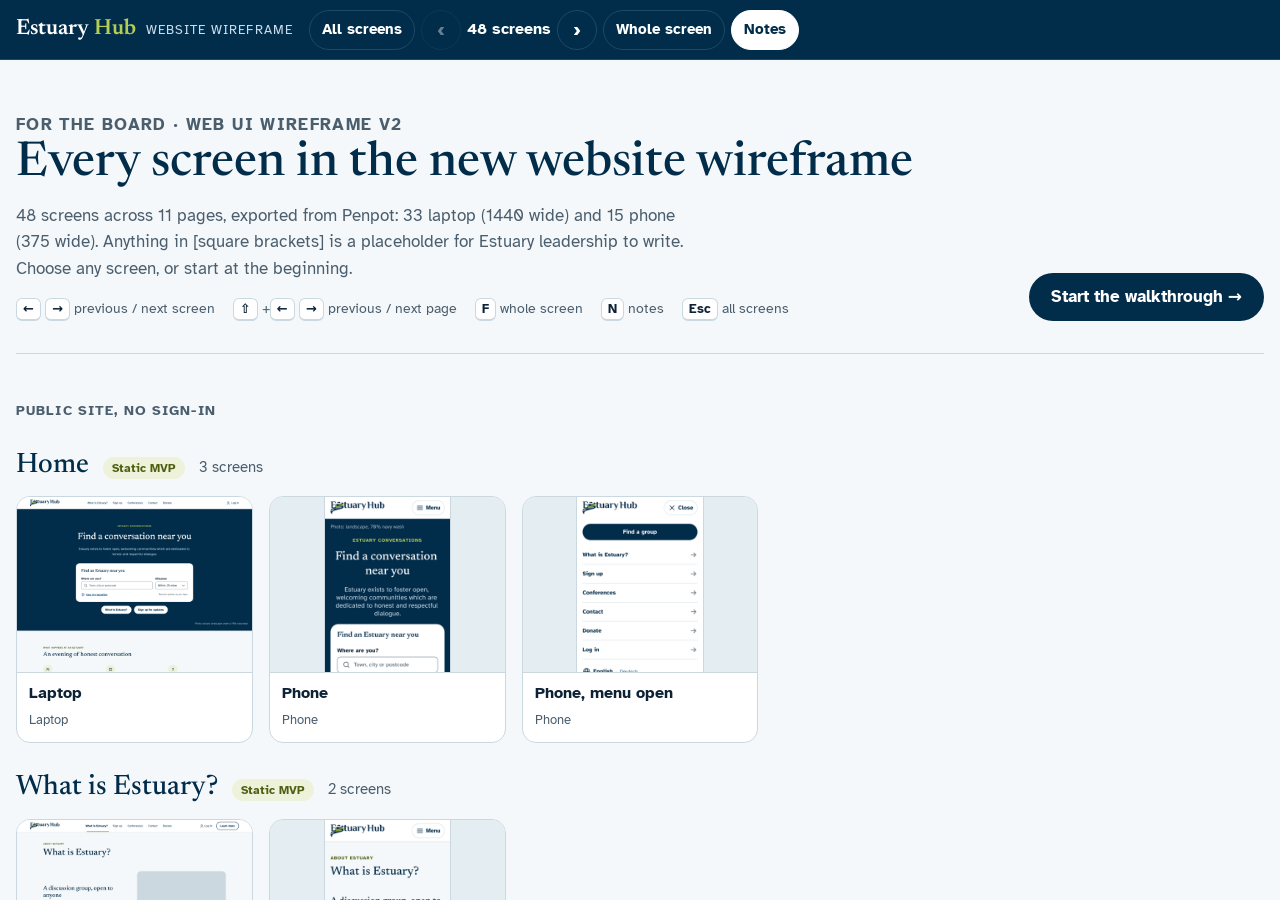
<file: design/board-demo/index.html>
<!doctype html>
<html lang="en">
<head>
<meta charset="utf-8">
<meta name="viewport" content="width=device-width, initial-scale=1">
<meta name="robots" content="noindex">
<title>Estuary Hub Wireframe</title>
<link rel="preconnect" href="https://fonts.googleapis.com">
<link rel="preconnect" href="https://fonts.gstatic.com" crossorigin>
<link rel="stylesheet" href="https://fonts.googleapis.com/css2?family=Atkinson+Hyperlegible:wght@400;700&family=Newsreader:opsz,wght@6..72,500;6..72,600&display=swap">
<style>
/* Layout: a navy bar like the site's own header; an overview of every screen,
   then a walkthrough with screens on the left, the board in the middle and
   the designer's review notes on the right. Colours from design/tokens/tokens.css. */
:root {
  --ground: #F5F8FA;
  --surface: #FFFFFF;
  --mist: #E4EDF2;
  --stage: #DCE6EC;
  --ink: #0E2236;
  --muted: #4B5E6E;
  --line: #CBD8E0;
  --heading: #012D4B;
  --link: #1D5A85;
  --accent: #012D4B;
  --on-accent: #FFFFFF;
  --eyebrow: #4E5F12;
  --reed: #7F991D;
  --reed-mist: #EEF2DA;
  --v1: #5B3A99;
  --v1-bg: #EFE8FA;
  --bar: #012D4B;
  --on-bar: #C9DCEA;
  --on-bar-strong: #FFFFFF;
  --bar-rule: #1F4766;
  --bar-hover: #0A3D63;
  --bar-focus: #B5CC55;
  --shadow: 0 8px 24px rgba(1, 45, 75, 0.10);

  --font-display: 'Newsreader', Georgia, serif;
  --font-body: 'Atkinson Hyperlegible', system-ui, sans-serif;

  --rail: 264px;
  --notes: 340px;
  --bar-h: 60px;
}
@media (prefers-color-scheme: dark) {
  :root:not([data-theme="light"]) {
    --ground: #081C2C; --surface: #0F2A3F; --mist: #163651; --stage: #06141F;
    --ink: #E6EEF3; --muted: #A6B8C6; --line: #2A4A62; --heading: #E6EEF3;
    --link: #8CC4E8; --accent: #B5CC55; --on-accent: #081C2C; --eyebrow: #B5CC55;
    --reed: #B5CC55; --reed-mist: #25331A; --v1: #CDB8F2; --v1-bg: #2E2346;
    --bar: #051522; --on-bar: #C9DCEA; --on-bar-strong: #FFFFFF; --bar-rule: #1F4766;
    --bar-hover: #0F2A3F; --bar-focus: #B5CC55; --shadow: 0 8px 24px rgba(0, 0, 0, 0.45);
    color-scheme: dark;
  }
}
:root[data-theme="dark"] {
  --ground: #081C2C; --surface: #0F2A3F; --mist: #163651; --stage: #06141F;
  --ink: #E6EEF3; --muted: #A6B8C6; --line: #2A4A62; --heading: #E6EEF3;
  --link: #8CC4E8; --accent: #B5CC55; --on-accent: #081C2C; --eyebrow: #B5CC55;
  --reed: #B5CC55; --reed-mist: #25331A; --v1: #CDB8F2; --v1-bg: #2E2346;
  --bar: #051522; --on-bar: #C9DCEA; --on-bar-strong: #FFFFFF; --bar-rule: #1F4766;
  --bar-hover: #0F2A3F; --bar-focus: #B5CC55; --shadow: 0 8px 24px rgba(0, 0, 0, 0.45);
  color-scheme: dark;
}

* { box-sizing: border-box; }
html, body { height: 100%; }
body {
  margin: 0;
  display: flex;
  flex-direction: column;
  background: var(--ground);
  color: var(--ink);
  font: 400 16px/1.55 var(--font-body);
  -webkit-font-smoothing: antialiased;
}
img { max-width: 100%; }
[hidden] { display: none !important; }
button { font: inherit; color: inherit; }
a { color: var(--link); }
:focus-visible { outline: 3px solid var(--accent); outline-offset: 2px; }

/* ---------- Bar ---------- */
.bar {
  flex: none;
  min-height: var(--bar-h);
  display: flex;
  align-items: center;
  gap: 16px;
  padding-left: max(16px, env(safe-area-inset-left, 0px));
  padding-right: max(16px, env(safe-area-inset-right, 0px));
  background: var(--bar);
  color: var(--on-bar);
  border-bottom: 1px solid var(--bar-rule);
}
.bar :focus-visible { outline-color: var(--bar-focus); }
.brand {
  display: flex; align-items: baseline; gap: 10px;
  color: var(--on-bar-strong); text-decoration: none; white-space: nowrap;
}
.brand-mark { font: 600 1.375rem/1 var(--font-display); }
.brand-mark span { color: var(--bar-focus); }
.brand-sub { font-size: 0.8125rem; letter-spacing: 0.08em; text-transform: uppercase; color: var(--on-bar); }
.where { flex: 1; min-width: 0; display: flex; align-items: baseline; gap: 10px; overflow: hidden; }
.where-page { font: 500 1.125rem/1.2 var(--font-display); color: var(--on-bar-strong); white-space: nowrap; }
.where-board { color: var(--on-bar); white-space: nowrap; overflow: hidden; text-overflow: ellipsis; }
.tools { display: flex; align-items: center; gap: 6px; }
.btn {
  display: inline-flex; align-items: center; gap: 6px;
  min-height: 40px; padding: 0 12px;
  border: 1px solid var(--bar-rule); border-radius: 999px;
  background: transparent; color: var(--on-bar-strong);
  font-size: 0.9375rem; font-weight: 700; cursor: pointer; white-space: nowrap;
}
.btn:hover { background: var(--bar-hover); }
.btn[aria-pressed="true"] { background: var(--on-bar-strong); color: var(--bar); border-color: var(--on-bar-strong); }
.btn.icon { width: 40px; padding: 0; justify-content: center; font-size: 1.25rem; line-height: 1; }
.btn:disabled { opacity: 0.4; cursor: default; background: transparent; }
.count { min-width: 64px; text-align: center; font-variant-numeric: tabular-nums; color: var(--on-bar-strong); font-weight: 700; }

/* ---------- Overview ---------- */
.overview { flex: 1; min-height: 0; overflow: auto; }
.ov-inner {
  max-width: 1320px; margin: 0 auto;
  padding-block: 40px 64px;
  padding-left: max(16px, env(safe-area-inset-left, 0px));
  padding-right: max(16px, env(safe-area-inset-right, 0px));
}
.intro { display: grid; grid-template-columns: minmax(0, 1fr) auto; gap: 24px 48px; align-items: end; padding-bottom: 32px; border-bottom: 1px solid var(--line); }
.eyebrow { margin: 0 0 8px; font-size: 0.875rem; font-weight: 700; letter-spacing: 0.08em; text-transform: uppercase; color: var(--eyebrow); }
.intro h1 { margin: 0; font: 500 clamp(2rem, 4vw, 3rem)/1.1 var(--font-display); color: var(--heading); text-wrap: balance; }
.intro p { margin: 12px 0 0; max-width: 62ch; color: var(--muted); font-size: 1.0625rem; }
.start {
  display: inline-flex; align-items: center; gap: 8px; min-height: 48px; padding: 0 22px;
  border-radius: 999px; background: var(--accent); color: var(--on-accent);
  font-weight: 700; font-size: 1.0625rem; text-decoration: none; white-space: nowrap;
}
.keys { margin: 16px 0 0; display: flex; flex-wrap: wrap; gap: 6px 18px; color: var(--muted); font-size: 0.875rem; }
kbd {
  display: inline-block; min-width: 1.6em; padding: 1px 6px; margin-right: 4px;
  border: 1px solid var(--line); border-bottom-width: 2px; border-radius: 6px;
  background: var(--surface); color: var(--ink); font: 700 0.8125rem/1.4 var(--font-body); text-align: center;
}
.group-head { margin: 48px 0 0; font: 600 0.875rem/1.3 var(--font-body); letter-spacing: 0.08em; text-transform: uppercase; color: var(--muted); }
.page-sec { padding-top: 28px; }
.page-head { display: flex; flex-wrap: wrap; align-items: baseline; gap: 8px 14px; margin-bottom: 14px; }
.page-head h2 { margin: 0; font: 500 1.75rem/1.2 var(--font-display); color: var(--heading); }
.page-head .n { color: var(--muted); font-size: 0.9375rem; }
.cards { display: grid; grid-template-columns: repeat(auto-fill, minmax(210px, 1fr)); gap: 16px; }
.card {
  display: flex; flex-direction: column; min-width: 0;
  border: 1px solid var(--line); border-radius: 14px; overflow: hidden;
  background: var(--surface); color: var(--ink); text-decoration: none;
  transition: transform 0.15s ease, box-shadow 0.15s ease;
}
.card:hover { transform: translateY(-2px); box-shadow: var(--shadow); }
.thumb { aspect-ratio: 4 / 3; background: var(--mist); display: flex; justify-content: center; overflow: hidden; border-bottom: 1px solid var(--line); }
.thumb img { display: block; width: 100%; height: 100%; object-fit: cover; object-position: top; }
.thumb.phone img { width: auto; height: 100%; max-width: 100%; object-fit: contain; object-position: top; box-shadow: 0 0 0 1px var(--line); }
.card-body { padding: 10px 12px 12px; display: flex; flex-direction: column; gap: 6px; }
.card-label { font-weight: 700; line-height: 1.3; }
.card-meta { display: flex; flex-wrap: wrap; gap: 6px; align-items: center; color: var(--muted); font-size: 0.8125rem; }

.chip {
  display: inline-flex; align-items: center; min-height: 22px; padding: 0 9px;
  border-radius: 999px; font-size: 0.75rem; font-weight: 700; white-space: nowrap;
  background: var(--mist); color: var(--ink);
}
.chip.mvp { background: var(--reed-mist); color: var(--eyebrow); }
.chip.v1 { background: var(--v1-bg); color: var(--v1); }
.chip.app { background: var(--accent); color: var(--on-accent); }
.chip.scope { background: transparent; color: var(--muted); box-shadow: inset 0 0 0 1px var(--line); }

/* ---------- Walkthrough ---------- */
.viewer {
  flex: 1; min-height: 0;
  display: grid;
  grid-template-columns: var(--rail) minmax(0, 1fr) var(--notes);
  grid-template-areas: "rail stage notes";
}
.viewer.no-notes { grid-template-columns: var(--rail) minmax(0, 1fr); grid-template-areas: "rail stage"; }
.rail { grid-area: rail; overflow: auto; border-right: 1px solid var(--line); background: var(--surface); padding: 16px 10px 32px; }
.rail-group { margin: 18px 8px 6px; font-size: 0.75rem; font-weight: 700; letter-spacing: 0.08em; text-transform: uppercase; color: var(--muted); }
.rail-group:first-child { margin-top: 2px; }
.rail-page { margin: 10px 8px 2px; font: 600 1rem/1.3 var(--font-display); color: var(--heading); }
.rail a {
  display: block; padding: 5px 8px 5px 18px; border-radius: 8px;
  color: var(--ink); text-decoration: none; font-size: 0.875rem; line-height: 1.35;
}
.rail a:hover { background: var(--mist); }
.rail a[aria-current="true"] { background: var(--accent); color: var(--on-accent); font-weight: 700; }

.stage { grid-area: stage; overflow: auto; background: var(--stage); position: relative; outline: none; }
.frame { display: flex; justify-content: center; align-items: flex-start; padding: 28px 28px 56px; min-height: 100%; }
.shot {
  display: block; height: auto; background: var(--surface);
  border-radius: 6px; box-shadow: var(--shadow);
}
.fit-width .shot.laptop { width: 100%; max-width: 1440px; }
.fit-width .shot.phone { width: 414px; max-width: 100%; }
.fit-whole .frame { height: 100%; min-height: 0; padding-bottom: 28px; }
.fit-whole .shot { width: auto; max-height: 100%; }
.stage-nav {
  position: sticky; bottom: 16px; float: right; margin: -64px 16px 0 0;
  display: flex; gap: 8px;
}
.stage-nav button {
  width: 44px; height: 44px; border-radius: 999px; border: 1px solid var(--line);
  background: var(--surface); color: var(--ink); font-size: 1.25rem; cursor: pointer; box-shadow: var(--shadow);
}
.stage-nav button:disabled { opacity: 0.4; cursor: default; }

.notes { grid-area: notes; overflow: auto; border-left: 1px solid var(--line); background: var(--surface); padding: 22px 22px 40px; }
.viewer.no-notes .notes { display: none; }
.notes h2 { margin: 0; font: 500 1.625rem/1.2 var(--font-display); color: var(--heading); text-wrap: balance; }
.notes .board-name { margin: 6px 0 0; font-weight: 700; }
.notes .facts { margin: 10px 0 0; display: flex; flex-wrap: wrap; gap: 6px; align-items: center; color: var(--muted); font-size: 0.875rem; font-variant-numeric: tabular-nums; }
.notes .siblings { margin: 18px 0 0; padding: 0; list-style: none; display: flex; flex-wrap: wrap; gap: 6px; }
.notes .siblings a {
  display: inline-block; padding: 4px 10px; border-radius: 999px; border: 1px solid var(--line);
  color: var(--ink); text-decoration: none; font-size: 0.8125rem;
}
.notes .siblings a[aria-current="true"] { background: var(--accent); color: var(--on-accent); border-color: var(--accent); font-weight: 700; }
.notes h3.sec { margin: 26px 0 0; padding-top: 18px; border-top: 1px solid var(--line); font-size: 0.8125rem; font-weight: 700; letter-spacing: 0.08em; text-transform: uppercase; color: var(--eyebrow); }
.notes dl { margin: 0; }
.notes dt { margin-top: 14px; font-weight: 700; color: var(--heading); }
.notes dd { margin: 3px 0 0; color: var(--ink); font-size: 0.9375rem; line-height: 1.55; }

/* ---------- Narrow screens ---------- */
@media (max-width: 1180px) {
  .viewer, .viewer.no-notes { grid-template-columns: minmax(0, 1fr); grid-template-areas: "stage"; position: relative; }
  .rail, .notes { position: absolute; top: 0; bottom: 0; z-index: 5; width: min(340px, 90%); box-shadow: var(--shadow); }
  .rail { left: 0; display: none; }
  .notes { right: 0; }
  .viewer.show-rail .rail { display: block; }
}
@media (min-width: 1181px) {
  #railBtn { display: none; }
}
@media (max-width: 760px) {
  .brand-sub, .where, .only-wide { display: none; }
  .bar { gap: 8px; flex-wrap: wrap; padding-block: 8px; }
  .btn { min-height: 36px; padding: 0 10px; font-size: 0.875rem; }
  .btn.icon { width: 36px; }
  .count { min-width: 52px; }
  .tools { margin-left: auto; flex-wrap: wrap; justify-content: flex-end; }
  .intro { grid-template-columns: minmax(0, 1fr); }
  .frame { padding: 16px 12px 48px; }
  .cards { grid-template-columns: repeat(auto-fill, minmax(150px, 1fr)); }
}
@media (prefers-reduced-motion: reduce) {
  .card { transition: none; }
  .card:hover { transform: none; }
}
</style>
</head>
<body>

<header class="bar">
  <a class="brand" href="#overview" title="All screens">
    <span class="brand-mark">Estuary <span>Hub</span></span>
    <span class="brand-sub">Website wireframe</span>
  </a>
  <div class="where" id="where" aria-live="polite">
    <span class="where-page" id="wherePage"></span>
    <span class="where-board" id="whereBoard"></span>
  </div>
  <div class="tools">
    <button class="btn" id="railBtn" type="button" aria-pressed="false" hidden>Screens</button>
    <button class="btn" id="overviewBtn" type="button">All screens</button>
    <button class="btn icon" id="prevBtn" type="button" aria-label="Previous screen">‹</button>
    <span class="count" id="count"></span>
    <button class="btn icon" id="nextBtn" type="button" aria-label="Next screen">›</button>
    <button class="btn only-wide" id="fitBtn" type="button" aria-pressed="false" title="Show the whole screen at once (F)">Whole screen</button>
    <button class="btn" id="notesBtn" type="button" aria-pressed="true" title="Designer's notes (N)">Notes</button>
  </div>
</header>

<main class="overview" id="overview" tabindex="-1">
  <div class="ov-inner">
    <section class="intro">
      <div>
        <p class="eyebrow">For the board · Web UI Wireframe V2</p>
        <h1>Every screen in the new website wireframe</h1>
        <p id="introText"></p>
        <div class="keys">
          <span><kbd>←</kbd><kbd>→</kbd>previous / next screen</span>
          <span><kbd>⇧</kbd>+<kbd>←</kbd><kbd>→</kbd>previous / next page</span>
          <span><kbd>F</kbd>whole screen</span>
          <span><kbd>N</kbd>notes</span>
          <span><kbd>Esc</kbd>all screens</span>
        </div>
      </div>
      <a class="start" id="startLink" href="#">Start the walkthrough →</a>
    </section>
    <div id="groups"></div>
  </div>
</main>

<main class="viewer fit-width" id="viewer" hidden>
  <nav class="rail" id="rail" aria-label="Screens"></nav>
  <div class="stage" id="stage" tabindex="0" aria-label="Wireframe screen">
    <div class="frame"><img class="shot" id="shot" alt=""></div>
    <div class="stage-nav">
      <button type="button" id="stagePrev" aria-label="Previous screen">‹</button>
      <button type="button" id="stageNext" aria-label="Next screen">›</button>
    </div>
  </div>
  <aside class="notes" id="notes" aria-label="Notes"></aside>
</main>

<script>
/* Boards exported from the Penpot file "Web UI Wireframe V2". Review notes are
   the text of each page's "Review notes" board in that file. */
const GROUPS = [
  { name: 'Public site, no sign-in', pages: ['home', 'what', 'signup', 'group', 'start', 'update', 'conf', 'contact', 'donate'] },
  { name: 'Signed in (App releases)', pages: ['members'] },
  { name: 'Design system', pages: ['foundations'] },
];

const PAGES = {
  home: {
    title: 'Home', release: ['mvp', 'Static MVP'],
    boards: [['home-laptop', 'Home — Laptop', 1440, 4008], ['home-phone', 'Home — Phone', 375, 5098], ['home-phone-menu-open', 'Home — Phone, menu open', 375, 812]],
    notes: [
      ['Follows the community wireframe', 'Mission sentence, "What is Estuary?" and "Sign up" actions, image area, future section for quotes and partner logos, footer.'],
      ['Search comes first (P13)', 'The location search sits in the hero, above the fold. The wireframe opened with a scrolling photo strip.'],
      ['No carousel', 'The wireframe’s image scroll and rotating quotes become a still photo and a still grid (Brief: no carousels).'],
      ['Added from the Brief', 'Three facts about what a meeting is like, the two existing explainer videos, and an invitation to start a group.'],
      ['Navigation (P12)', 'Keeps the wireframe’s items (Home is the logo). The header works with four items as well.'],
      ['Placeholders', 'Anything in [square brackets] is for Estuary leadership to write or confirm. Grey panels are photo placeholders: real photos, with consent.'],
      ['States drawn', 'Laptop 1440, phone 375, and phone with the menu open. The empty search result is drawn with the Sign up page, where results appear.'],
    ],
  },
  what: {
    title: 'What is Estuary?', release: ['mvp', 'Static MVP'],
    boards: [['what-is-estuary-laptop', 'What is Estuary? — Laptop', 1440, 3656], ['what-is-estuary-phone', 'What is Estuary? — Phone', 375, 4528]],
    notes: [
      ['Follows the community wireframe', 'Both passages with photos ("What is Estuary?" and "Why participate"), the common questions, the Sign up and Become a leader buttons, and the promo video.'],
      ['Wording', 'The two passages are the wireframe’s own text, lightly edited for reading on screen. Only the section headings are new.'],
      ['Common questions', 'The five drafted in the earlier proposal, plus one from the current site about languages. Answers in [square brackets] are for leadership to write. Several can be open at once; without scripting all answers show.'],
      ['Added from the proposal', 'The leader training manual download, offered as US Letter and A4 (Brief: UX copy), and both existing videos instead of one.'],
      ['Photos', 'Grey panels are placeholders for real photos of groups, used with consent. No stock photos of strangers.'],
      ['States drawn', 'Laptop with the first question open; phone with the second open, so both states show.'],
    ],
  },
  signup: {
    title: 'Sign up', release: ['mvp', 'Static MVP'],
    boards: [
      ['sign-up-laptop', 'Sign up — Laptop', 1440, 2713],
      ['sign-up-phone', 'Sign up — Phone', 375, 3627],
      ['sign-up-laptop-nothing-nearby-static-mvp', 'Sign up — Laptop, nothing nearby (Static MVP)', 1440, 1891],
      ['sign-up-phone-nothing-nearby-static-mvp', 'Sign up — Phone, nothing nearby (Static MVP)', 375, 2571],
      ['sign-up-laptop-nothing-nearby-static-v1', 'Sign up — Laptop, nothing nearby (Static V1)', 1440, 2292],
      ['sign-up-phone-nothing-nearby-static-v1', 'Sign up — Phone, nothing nearby (Static V1)', 375, 2880],
    ],
    notes: [
      ['Follows the community wireframe', 'Why join, why become a leader, the group finder with a map, and the leader and training buttons.'],
      ['Finder moved up', 'The search and results come straight after a short “why join” intro. The leader invitation follows the results.'],
      ['List and map (Brief: key screen 2)', 'Laptop: list beside the map. Phone: list first with a List / Map toggle. Filters start with nothing chosen, so the results show every format.'],
      ['Nothing nearby, Static MVP (S3)', 'Leads with the closest group and its real distance, then a path to starting one. The map zooms out to show it beside the search radius.'],
      ['Nothing nearby, Static V1 (S13, S14)', 'Adds a trained leader nearby and “Get updates for this area”, each with a purple Static V1 tag.'],
      ['Privacy promise', 'No email addresses or phone numbers anywhere; group cards show the town only.'],
      ['States drawn', 'Laptop and phone: results, nothing nearby (Static MVP), nothing nearby (Static V1). Not yet drawn: the phone map view.'],
    ],
  },
  group: {
    title: 'Group page', release: ['mvp', 'Static MVP'],
    boards: [
      ['group-page-laptop', 'Group page — Laptop', 1440, 1591],
      ['group-page-laptop-contact-form', 'Group page — Laptop, contact form', 1440, 1591],
      ['group-page-laptop-message-sent', 'Group page — Laptop, message sent', 1440, 1591],
      ['group-page-laptop-message-limit-reached', 'Group page — Laptop, message limit reached', 1440, 1721],
      ['group-page-phone-long-directions', 'Group page — Phone, long directions', 375, 2972],
      ['group-page-phone-contact-form', 'Group page — Phone, contact form', 375, 3077],
      ['report-a-problem-laptop', 'Report a problem — Laptop', 1440, 1608],
      ['report-a-problem-laptop-sent', 'Report a problem — Laptop, sent', 1440, 1035],
      ['report-a-problem-phone', 'Report a problem — Phone', 375, 2022],
    ],
    notes: [
      ['What this is (S4)', 'A page for every group, with its own address. Most newcomers will arrive here from a search engine, so it stands on its own: name, when, where, language, directions, a small map and one Contact action.'],
      ['Where (S4)', 'The page shows the venue and town. The street address appears only if the leader chooses to publish it; otherwise the leader shares it when they reply.'],
      ['Private contact (S5)', 'The form sends the message to the leader; the leader’s address never appears. After sending: “Sent. [First name] will reply to you directly.” Sending is limited to [3] messages a day, and the limit is explained before anyone reaches it.'],
      ['Report a problem (S18)', 'Every group page links to a short report form that goes to administrators, not the leader. Drawn with its sent state.'],
      ['How groups relate to Estuary (B9)', 'A plain panel whose wording waits on the board’s answer to B9.'],
      ['Tagged for later', '“Listing confirmed” is S16, a Static V1 Should, and carries a purple Static V1 tag.'],
      ['States drawn', 'Laptop: default, contact form, sent, limit reached. Phone: long directions (400 characters) and contact form. Report a problem: laptop form, sent, phone.'],
    ],
  },
  start: {
    title: 'Start a group', release: ['mvp', 'Static MVP'],
    boards: [['start-a-group-laptop', 'Start a group — Laptop', 1440, 2751], ['start-a-group-phone', 'Start a group — Phone', 375, 3949]],
    notes: [
      ['What this is (S7)', 'One path that replaces the current site’s two signup pages: what leading involves, what ELSNet is, the four stages (applied, invited, training, listed), then the application.'],
      ['Who replies', 'In the Static releases the form goes by email to the ELSNet coordinator, and the page says who will contact the applicant and roughly when. From App MVP, applicants track their stage in their account (A6).'],
      ['Placeholders', 'Time commitment, ELSNet description, coordinator and timings are in [square brackets] for leadership to write.'],
      ['States drawn', 'Laptop and phone. Not yet drawn: the sent confirmation and the error state.'],
    ],
  },
  update: {
    title: 'Update your group', release: ['mvp', 'Static MVP'],
    boards: [['update-your-group-laptop', 'Update your group — Laptop', 1440, 3056], ['update-your-group-laptop-hand-over', 'Update your group — Laptop, hand over', 1440, 2446], ['update-your-group-phone', 'Update your group — Phone', 375, 3762]],
    notes: [
      ['What this is (S9)', 'One public form, with no sign-in, for every change to a listing: update, add, hand over or close. It replaces the current site’s separate Add and Edit forms.'],
      ['Nothing goes live unchecked', 'Every request goes to an administrator, who checks and publishes it. The page says how long that usually takes (P3, still to decide).'],
      ['Street address', 'Private by default; a checkbox lets the leader show it on the group page (S4).'],
      ['Hand over', 'The new leader is asked to confirm before anything changes. A closed group is paused, never deleted.'],
      ['Later', 'Once App MVP is live, leaders sign in and edit directly (A3); the signed-in version is on the Log In/Members page.'],
      ['States drawn', 'Laptop: update and hand over. Phone: update.'],
    ],
  },
  conf: {
    title: 'Conferences', release: ['scope', 'Scope decided by P11'],
    boards: [
      ['conferences-laptop', 'Conferences — Laptop', 1440, 1900],
      ['conferences-laptop-nothing-scheduled-upcoming-section', 'Conferences — Laptop, nothing scheduled (upcoming section)', 1440, 571],
      ['conferences-laptop-application-form', 'Conferences — Laptop, application form', 1440, 2069],
      ['conferences-laptop-application-sent-form-area', 'Conferences — Laptop, application sent (form area)', 1440, 451],
      ['conferences-phone', 'Conferences — Phone', 375, 2775],
    ],
    notes: [
      ['Follows the community wireframe', 'Conference partnerships intro, "Want to feature Estuary at your event?" with the application button, and the list of upcoming conferences.'],
      ['Scope (P11)', 'Conferences isn’t in the agreed function list yet. P11 decides whether this page is in the Static MVP.'],
      ['Upcoming conferences', 'Each card gives the date, place, what Estuary is doing there, and a link to the conference’s own site. All values in [square brackets] are made up.'],
      ['The application form', 'The wireframe links to a separate form. It’s drawn here as its own page, with "About you" and "About your event" sections, and replaced by a confirmation once sent.'],
      ['Nothing scheduled', 'If no conferences are listed, the section invites organisers to get in touch instead of showing an empty grid.'],
      ['States drawn', 'Laptop and phone; laptop application form; application sent; nothing scheduled.'],
    ],
  },
  contact: {
    title: 'Contact', release: ['scope', 'Scope decided by P11'],
    boards: [
      ['contact-laptop', 'Contact — Laptop', 1440, 1629],
      ['contact-laptop-errors', 'Contact — Laptop, errors', 1440, 1815],
      ['contact-laptop-message-sent-form-area', 'Contact — Laptop, message sent (form area)', 1440, 434],
      ['contact-phone', 'Contact — Phone', 375, 2460],
    ],
    notes: [
      ['Follows the community wireframe', 'Contact us, "What is this about?" with the wireframe’s topics, your name, and the thank-you message, which now replaces the form once it’s sent.'],
      ['Topic as a short list', 'The wireframe’s drop-down becomes four visible choices, since there are only four. "Finding or joining a group" is added, as it’s the most common reason to write.'],
      ['Scope (P11)', 'Contact isn’t in the agreed function list yet. P11 decides whether this page is in the Static MVP.'],
      ['No email address shown', 'In line with the contact-relay promise, the page never shows an email address or phone number. "Before you write" points people to the finder, to private group contact, and to reporting a problem.'],
      ['Errors', 'A summary at the top lists what to fix and links to each field; each field says how to fix it and keeps what was typed.'],
      ['States drawn', 'Laptop, phone, laptop with errors, and message sent.'],
    ],
  },
  donate: {
    title: 'Donate', release: ['scope', 'Scope decided by P11'],
    boards: [
      ['donate-laptop', 'Donate — Laptop', 1440, 1763],
      ['donate-laptop-thank-you-after-payment', 'Donate — Laptop, thank you (after payment)', 1440, 1058],
      ['donate-phone-monthly', 'Donate — Phone, monthly', 375, 2611],
    ],
    notes: [
      ['Follows the community wireframe', 'Thank-you message, PayPal, Venmo and Google Pay, a monthly-gift option, and a message for special instructions.'],
      ['Changed: no card form on our site (P11)', 'The wireframe draws a credit card form. Instead, people choose an amount and how often, then finish on the payment company’s secure page. A site with no sign-in should never handle card numbers.'],
      ['Thank you', 'The wireframe’s "Thank You!" becomes the page people return to after paying, with their receipt details and a way back to finding a group.'],
      ['Amounts and impact', 'Amounts are examples. The line under them says what a gift does, and leadership should write it, as with the "Where your gift goes" panel and the tax note.'],
      ['Scope (P11)', 'Donate isn’t in the agreed function list yet. P11 decides whether this page is in the Static MVP.'],
      ['States drawn', 'Laptop (one-off gift), phone (monthly gift), and thank you after payment.'],
    ],
  },
  members: {
    title: 'Log In / Members', release: ['app', 'App MVP and App V1'],
    boards: [
      ['members-laptop-sign-in', 'Members — Laptop, sign in', 1440, 1321],
      ['members-laptop-overview-leader', 'Members — Laptop, overview (leader)', 1440, 1507],
      ['members-phone-overview-leader', 'Members — Phone, overview (leader)', 375, 2490],
      ['members-laptop-your-group-leader', 'Members — Laptop, your group (leader)', 1440, 1734],
      ['members-laptop-your-group-not-in-a-group-yet', 'Members — Laptop, your group (not in a group yet)', 1440, 1180],
      ['members-laptop-messages', 'Members — Laptop, messages', 1440, 1351],
      ['members-laptop-resources', 'Members — Laptop, resources', 1440, 1636],
      ['members-laptop-profile-and-privacy-first-visit', 'Members — Laptop, profile and privacy (first visit)', 1440, 1785],
      ['members-laptop-register-a-group', 'Members — Laptop, register a group', 1440, 3024],
    ],
    notes: [
      ['Follows the community wireframe', 'The wireframe’s five member screens are all here: personal info (Profile and privacy), Estuary group info (Your group), send a message (Messages), resources (Resources), and find or register a group (Register a group, with finding linked to the public finder).'],
      ['A preview of the App releases', 'None of this is in the Static MVP. Sign-in arrives with App MVP; the sign-in method is a technical decision still to make.'],
      ['Account menu, not tabs', 'The wireframe’s tabs become a labelled sidebar on laptop and a "Your account" menu on phone (Brief: account is a menu, not a section). Every item is written out; nothing is icon-only.'],
      ['Leader first', 'The overview opens with the one-click "Is your listing still right?" check (Brief: key screen 5), then the next ELSNet call and new messages.'],
      ['Privacy in words', 'Each detail says who can see it, in plain words, and starts private. Messages go through the site; email addresses stay hidden unless someone chooses to share theirs. Participant lists are for leaders only.'],
      ['Regular users', 'Someone who isn’t a leader sees the same menu, minus the leader-only parts (participants, confirming a listing, messaging the whole group). Drawn: the "not in a group yet" state.'],
      ['Placeholders', 'Names, dates, topics and counts in [square brackets] are made up.'],
      ['States drawn', 'Sign in; overview (laptop and phone); your group (leader, and not in a group yet); messages; resources; profile and privacy; register a group.'],
    ],
  },
  foundations: {
    title: 'Foundations & components', release: ['scope', 'Design system'],
    boards: [['foundations', 'Foundations', 1440, 2694], ['components', 'Components', 1601, 7097]],
    notes: [
      ['What this is', 'The colours, type, spacing and shared parts every screen above is built from. It follows the approved design system (design/design-system.md).'],
    ],
  },
};

/* ---------- Model ---------- */
const BOARDS = [];
for (const g of GROUPS) for (const key of g.pages) {
  const p = PAGES[key];
  p.key = key; p.group = g.name; p.first = BOARDS.length;
  p.boards.forEach(([slug, name, w, h], i) => {
    const tags = [...name.matchAll(/\((Static MVP|Static V1)\)/g)].map(m => m[1]);
    const short = name.includes(' — ') ? name.split(' — ').slice(1).join(' — ') : name;
    BOARDS.push({
      slug, name, w, h, page: p, indexInPage: i, tags,
      label: short.replace(/\s*\((Static MVP|Static V1)\)/g, '').trim(),
      prefix: name.includes(' — ') ? name.split(' — ')[0] : '',
      phone: w < 600,
    });
  });
}
const BY_SLUG = Object.fromEntries(BOARDS.map((b, i) => [b.slug, i]));
const PAGE_LIST = GROUPS.flatMap(g => g.pages.map(k => PAGES[k]));

/* ---------- Helpers ---------- */
const $ = id => document.getElementById(id);
function el(tag, attrs = {}, ...kids) {
  const n = document.createElement(tag);
  for (const [k, v] of Object.entries(attrs)) {
    if (k === 'class') n.className = v;
    else if (k === 'text') n.textContent = v;
    else n.setAttribute(k, v);
  }
  for (const k of kids) if (k != null) n.append(k);
  return n;
}
function chip(kind, text) { return el('span', { class: 'chip ' + kind, text }); }
function tagChip(t) { return chip(t === 'Static V1' ? 'v1' : 'mvp', t); }
// Board label as shown in lists: keep the board's own prefix only when it differs from the page title.
// Lists and the header keep the release tag in the text, since two boards can differ only by it.
function fullLabel(b, withTags = true) {
  const base = b.prefix && b.prefix !== b.page.title && !b.page.title.startsWith(b.prefix) && b.page.key !== 'members'
    ? `${b.prefix}: ${b.label}` : b.label;
  return withTags && b.tags.length ? `${base} (${b.tags.join(', ')})` : base;
}

/* ---------- Overview ---------- */
const nPhones = BOARDS.filter(b => b.phone).length;
$('introText').textContent =
  `${BOARDS.length} screens across ${PAGE_LIST.length} pages, exported from Penpot: ` +
  `${BOARDS.length - nPhones} laptop (1440 wide) and ${nPhones} phone (375 wide). ` +
  `Anything in [square brackets] is a placeholder for Estuary leadership to write. ` +
  `Choose any screen, or start at the beginning.`;
$('startLink').href = '#' + BOARDS[0].slug;

const groupsEl = $('groups');
for (const g of GROUPS) {
  groupsEl.append(el('h2', { class: 'group-head', text: g.name }));
  for (const key of g.pages) {
    const p = PAGES[key];
    const cards = el('div', { class: 'cards' });
    p.boards.forEach((_, i) => {
      const b = BOARDS[p.first + i];
      const meta = el('div', { class: 'card-meta' },
        el('span', { text: b.phone ? 'Phone' : 'Laptop' }), ...b.tags.map(tagChip));
      cards.append(el('a', { class: 'card', href: '#' + b.slug },
        el('div', { class: 'thumb' + (b.phone ? ' phone' : '') },
          el('img', { src: 'thumbs/' + b.slug + '.png', alt: '', loading: 'lazy', decoding: 'async' })),
        el('div', { class: 'card-body' }, el('span', { class: 'card-label', text: fullLabel(b, false) }), meta)));
    });
    groupsEl.append(el('section', { class: 'page-sec', id: 'page-' + key },
      el('div', { class: 'page-head' },
        el('h2', { text: p.title }),
        chip(p.release[0], p.release[1]),
        el('span', { class: 'n', text: `${p.boards.length} screen${p.boards.length > 1 ? 's' : ''}` })),
      cards));
  }
}

/* ---------- Rail ---------- */
const rail = $('rail');
for (const g of GROUPS) {
  rail.append(el('div', { class: 'rail-group', text: g.name }));
  for (const key of g.pages) {
    const p = PAGES[key];
    rail.append(el('div', { class: 'rail-page', text: p.title }));
    p.boards.forEach((_, i) => {
      const b = BOARDS[p.first + i];
      rail.append(el('a', { href: '#' + b.slug, 'data-slug': b.slug, text: fullLabel(b) }));
    });
  }
}

/* ---------- Walkthrough ---------- */
const viewer = $('viewer'), overview = $('overview'), stage = $('stage'), shot = $('shot');
let current = -1;

function preload(i) {
  if (i >= 0 && i < BOARDS.length) { const im = new Image(); im.src = 'boards/' + BOARDS[i].slug + '.png'; }
}

function renderNotes(b) {
  const p = b.page, notes = $('notes');
  notes.replaceChildren(
    el('p', { class: 'eyebrow', text: p.group }),
    el('h2', { text: p.title }),
    el('p', { class: 'board-name', text: fullLabel(b, false) }),
    el('div', { class: 'facts' },
      chip(p.release[0], p.release[1]), ...b.tags.map(tagChip),
      el('span', { text: `${b.phone ? 'Phone' : 'Laptop'} · ${b.w} × ${b.h}` })),
  );
  if (p.boards.length > 1) {
    const sib = el('ul', { class: 'siblings', 'aria-label': 'Screens on this page' });
    p.boards.forEach((_, i) => {
      const s = BOARDS[p.first + i];
      const a = el('a', { href: '#' + s.slug, text: fullLabel(s) });
      if (s === b) a.setAttribute('aria-current', 'true');
      sib.append(el('li', {}, a));
    });
    notes.append(el('h3', { class: 'sec', text: `On this page · ${b.indexInPage + 1} of ${p.boards.length}` }), sib);
  }
  const dl = el('dl');
  for (const [t, d] of p.notes) dl.append(el('dt', { text: t }), el('dd', { text: d }));
  notes.append(el('h3', { class: 'sec', text: p.key === 'foundations' ? 'About this page' : 'Designer’s review notes' }), dl);
}

function showBoard(i) {
  const b = BOARDS[i];
  const changed = i !== current;
  current = i;
  overview.hidden = true;
  viewer.hidden = false;
  $('where').hidden = false;
  shot.className = 'shot ' + (b.phone ? 'phone' : 'laptop');
  shot.width = b.w; shot.height = b.h;
  shot.alt = `Wireframe: ${b.name}`;
  shot.src = 'boards/' + b.slug + '.png';
  $('wherePage').textContent = b.page.title;
  $('whereBoard').textContent = fullLabel(b);
  $('count').textContent = `${i + 1} / ${BOARDS.length}`;
  for (const id of ['prevBtn', 'stagePrev']) $(id).disabled = i === 0;
  for (const id of ['nextBtn', 'stageNext']) $(id).disabled = i === BOARDS.length - 1;
  rail.querySelectorAll('a').forEach(a => {
    if (a.dataset.slug === b.slug) { a.setAttribute('aria-current', 'true'); a.scrollIntoView({ block: 'nearest' }); }
    else a.removeAttribute('aria-current');
  });
  renderNotes(b);
  if (changed) { stage.scrollTop = 0; stage.scrollLeft = 0; }
  viewer.classList.remove('show-rail'); $('railBtn').setAttribute('aria-pressed', 'false');
  document.title = `${b.name} · Estuary Hub Wireframe`;
  preload(i + 1); preload(i - 1);
}

function showOverview(scrollToKey) {
  viewer.hidden = true;
  overview.hidden = false;
  $('where').hidden = true;
  $('count').textContent = `${BOARDS.length} screens`;
  $('prevBtn').disabled = true; $('nextBtn').disabled = false;
  document.title = 'Estuary Hub Wireframe';
  const target = scrollToKey && document.getElementById('page-' + scrollToKey);
  if (target) target.scrollIntoView({ block: 'start' });
  overview.focus({ preventScroll: true });
}

function route() {
  const slug = decodeURIComponent(location.hash.slice(1));
  if (slug in BY_SLUG) { showBoard(BY_SLUG[slug]); stage.focus({ preventScroll: true }); }
  else showOverview(current >= 0 ? BOARDS[current].page.key : null);
}
function go(i) {
  i = Math.max(0, Math.min(BOARDS.length - 1, i));
  location.hash = BOARDS[i].slug;
}
function goPage(delta) {
  const pi = PAGE_LIST.indexOf(BOARDS[current].page) + delta;
  if (pi >= 0 && pi < PAGE_LIST.length) go(PAGE_LIST[pi].first);
}
function inViewer() { return !viewer.hidden; }

$('prevBtn').onclick = $('stagePrev').onclick = () => inViewer() && go(current - 1);
$('nextBtn').onclick = $('stageNext').onclick = () => inViewer() ? go(current + 1) : go(0);
$('overviewBtn').onclick = () => { location.hash = 'overview'; };

function setFit(whole) {
  viewer.classList.toggle('fit-whole', whole);
  viewer.classList.toggle('fit-width', !whole);
  $('fitBtn').setAttribute('aria-pressed', String(whole));
}
function setNotes(on) {
  viewer.classList.toggle('no-notes', !on);
  $('notesBtn').setAttribute('aria-pressed', String(on));
}
$('fitBtn').onclick = () => setFit(!viewer.classList.contains('fit-whole'));
$('notesBtn').onclick = () => setNotes(viewer.classList.contains('no-notes'));
$('railBtn').onclick = () => {
  const on = viewer.classList.toggle('show-rail');
  $('railBtn').setAttribute('aria-pressed', String(on));
};
// The Screens button is only needed when the rail collapses.
const narrow = matchMedia('(max-width: 1180px)');
function syncNarrow() {
  $('railBtn').hidden = !narrow.matches;
  if (narrow.matches) setNotes(false);
}
narrow.addEventListener('change', syncNarrow);
syncNarrow();

document.addEventListener('keydown', e => {
  if (e.metaKey || e.ctrlKey || e.altKey) return;
  if (e.target.closest && e.target.closest('input, textarea, select')) return;
  const k = e.key;
  if (k === 'Escape') {
    if (viewer.classList.contains('show-rail')) $('railBtn').click();
    else if (inViewer()) location.hash = 'overview';
    return;
  }
  if (!inViewer()) {
    if (k === 'ArrowRight' && !e.shiftKey) { e.preventDefault(); go(0); }
    return;
  }
  if (k === 'ArrowRight' || k === 'ArrowLeft') {
    e.preventDefault();
    const d = k === 'ArrowRight' ? 1 : -1;
    e.shiftKey ? goPage(d) : go(current + d);
  } else if (k === 'f' || k === 'F') setFit(!viewer.classList.contains('fit-whole'));
  else if (k === 'n' || k === 'N') setNotes(viewer.classList.contains('no-notes'));
  else if (k === 'Home') { e.preventDefault(); go(0); }
  else if (k === 'End') { e.preventDefault(); go(BOARDS.length - 1); }
});

window.addEventListener('hashchange', route);
route();
</script>
</body>
</html>
</file>
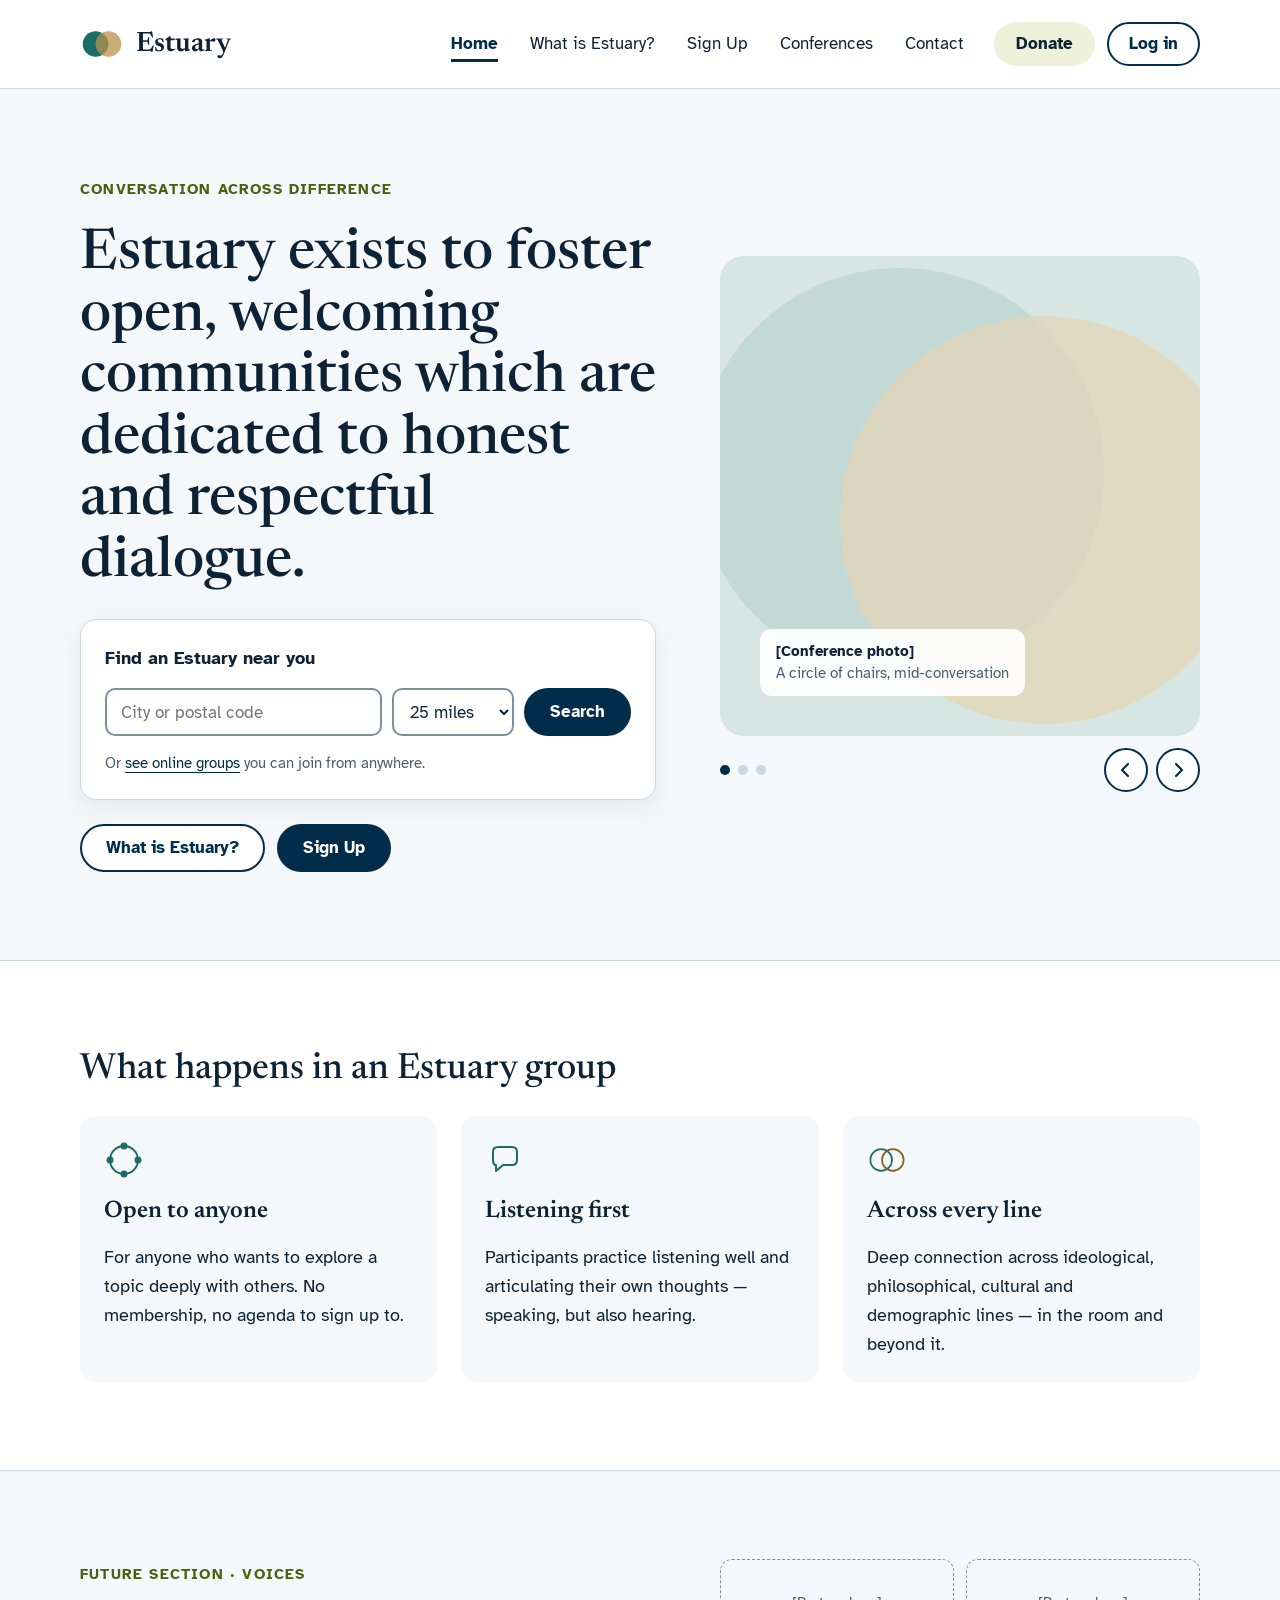
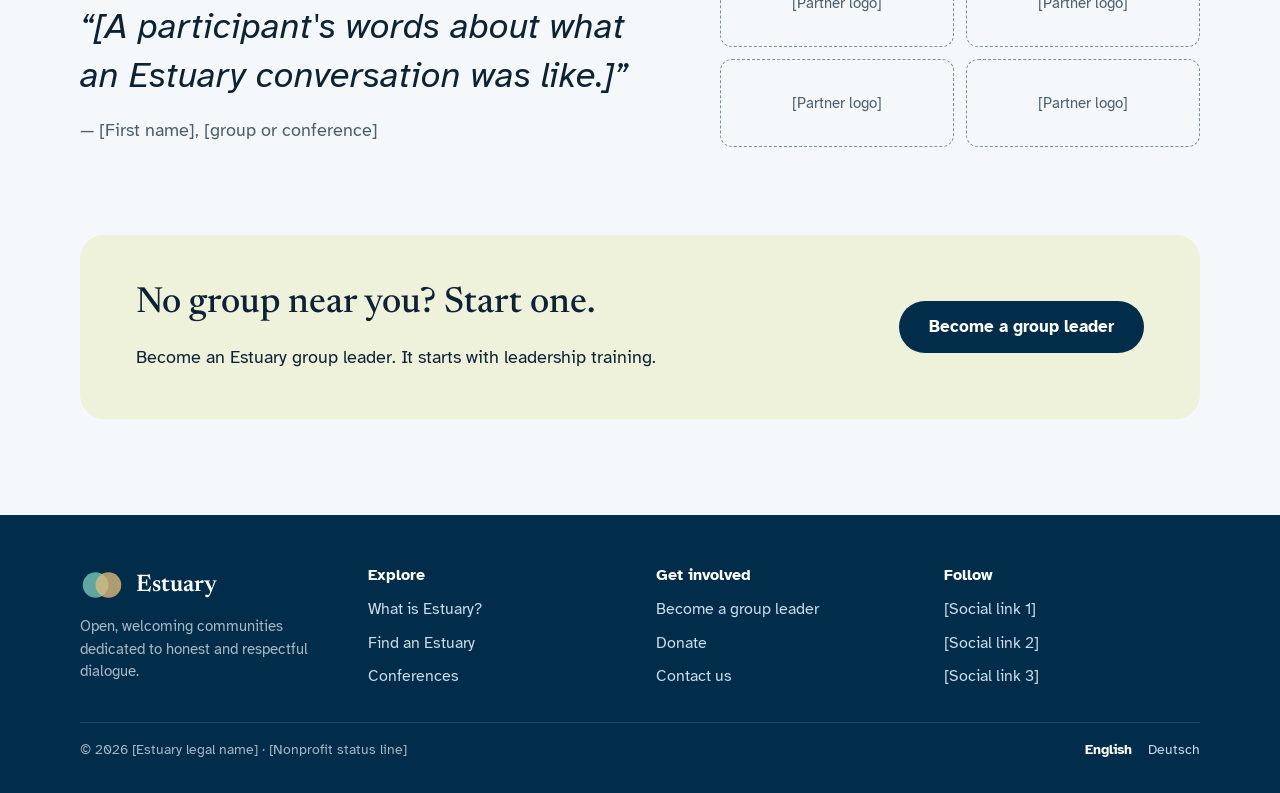
<file: design/prototype/index.html>
<!doctype html>
<html lang="en">
<head>
  <meta charset="utf-8">
  <meta name="viewport" content="width=device-width, initial-scale=1">
  <title>Estuary</title>
  <meta name="description" content="Find an Estuary discussion group near you: open, welcoming conversation across difference.">
  <meta name="robots" content="noindex">
  <link rel="preconnect" href="https://fonts.googleapis.com">
  <link rel="preconnect" href="https://fonts.gstatic.com" crossorigin>
  <link rel="stylesheet" href="https://fonts.googleapis.com/css2?family=Atkinson+Hyperlegible:ital,wght@0,400;0,700;1,400&amp;family=IBM+Plex+Mono:wght@400;500&amp;family=Newsreader:ital,opsz,wght@0,6..72,400..700;1,6..72,400&amp;display=swap">
  <link rel="stylesheet" href="../tokens/tokens.css">
  <link rel="stylesheet" href="assets/site.css">
  <script src="assets/site.js" defer></script>
</head>
<body>
<div class="page">
  <a class="skip-link" href="#main">Skip to content</a>
  <header class="site-header">
    <div class="container site-header__bar">
      <a class="brand" href="index.html" aria-label="Estuary home">
        <svg class="brand__mark" viewBox="0 0 48 32" aria-hidden="true"><circle cx="17" cy="16" r="14" fill="#1B6B67"/><circle cx="31" cy="16" r="14" fill="#B8914A" fill-opacity="0.75"/></svg>
        <span class="brand__word">Estuary</span>
      </a>
      <button class="nav-toggle" type="button" aria-expanded="false" aria-controls="site-nav">
        <svg width="18" height="18" viewBox="0 0 18 18" aria-hidden="true"><path d="M2 4.5h14M2 9h14M2 13.5h14" stroke="currentColor" stroke-width="2" stroke-linecap="round"/></svg>
        <span class="nav-toggle__label">Menu</span>
      </button>
      <nav class="site-nav" id="site-nav" aria-label="Main">
        <a class="site-nav__link" href="index.html" aria-current="page">Home</a>
        <a class="site-nav__link" href="what-is-estuary.html">What is Estuary?</a>
        <a class="site-nav__link" href="sign-up.html">Sign Up</a>
        <a class="site-nav__link" href="conferences.html">Conferences</a>
        <a class="site-nav__link" href="contact.html">Contact</a>
        <div class="site-nav__actions">
          <a class="btn btn--welcome" href="donate.html">Donate</a>
          <a class="btn btn--secondary" href="account.html">Log in</a>
        </div>
      </nav>
    </div>
  </header>
  <main id="main">
    <section class="section">
      <div class="container split">
        <div class="stack stack--lg">
          <span class="eyebrow">Conversation across difference</span>
          <h1 class="display">Estuary exists to foster open, welcoming communities which are dedicated to honest and respectful dialogue.</h1>
          <form class="search-card stack" role="search" aria-label="Find an Estuary" action="sign-up.html#find">
            <label class="field__label" for="h-loc" style="font-size: 1.125rem">Find an Estuary near you</label>
            <div class="search-card__row">
              <input class="field__input" id="h-loc" name="near" type="text" placeholder="City or postal code" autocomplete="postal-code">
              <label class="visually-hidden" for="h-rad">Distance</label>
              <select class="field__select" id="h-rad" name="radius">
                <option>25 miles</option><option>50 miles</option><option>100 miles</option>
              </select>
              <button class="btn btn--primary" type="submit">Search</button>
            </div>
            <span class="small muted">Or <a href="sign-up.html#find">see online groups</a> you can join from anywhere.</span>
          </form>
          <div class="row">
            <a class="btn btn--secondary" href="what-is-estuary.html">What is Estuary?</a>
            <a class="btn btn--primary" href="sign-up.html">Sign Up</a>
          </div>
        </div>

        <div data-gallery='[{"label":"Conference photo","caption":"A circle of chairs, mid-conversation"},{"label":"Video still","caption":"From a recorded Estuary"},{"label":"Group photo","caption":"A local group after a meeting"}]'>
          <div class="placeholder-media gallery__frame" role="img" aria-label="Photo placeholder">
            <svg class="gallery__shapes" viewBox="0 0 400 480" preserveAspectRatio="xMidYMid slice" aria-hidden="true"><circle cx="150" cy="220" r="170" fill="#C3D9D6"/><circle cx="270" cy="260" r="170" fill="#E4D6B6" fill-opacity="0.7"/></svg>
            <div class="gallery__caption" aria-live="polite"><b data-gallery-label>[Conference photo]</b><br><span class="muted" data-gallery-caption>A circle of chairs, mid-conversation</span></div>
          </div>
          <div class="gallery__controls">
            <div class="gallery__dots" aria-hidden="true"><span class="gallery__dot is-current"></span><span class="gallery__dot"></span><span class="gallery__dot"></span></div>
            <div class="gallery__buttons">
              <button class="btn btn--secondary btn--icon" type="button" data-gallery-prev aria-label="Previous image"><svg width="18" height="18" viewBox="0 0 18 18" aria-hidden="true"><path d="M11 3 5 9l6 6" fill="none" stroke="currentColor" stroke-width="2.2" stroke-linecap="round" stroke-linejoin="round"/></svg></button>
              <button class="btn btn--secondary btn--icon" type="button" data-gallery-next aria-label="Next image"><svg width="18" height="18" viewBox="0 0 18 18" aria-hidden="true"><path d="m7 3 6 6-6 6" fill="none" stroke="currentColor" stroke-width="2.2" stroke-linecap="round" stroke-linejoin="round"/></svg></button>
            </div>
          </div>
        </div>
      </div>
    </section>

    <section class="section section--surface">
      <div class="container stack stack--lg">
        <h2 class="h2">What happens in an Estuary group</h2>
        <div class="grid-3">
          <div class="card card--soft stack">
            <svg width="40" height="40" viewBox="0 0 40 40" aria-hidden="true"><circle cx="20" cy="20" r="14" fill="none" stroke="#1B6B67" stroke-width="2"/><circle cx="20" cy="6" r="3.5" fill="#1B6B67"/><circle cx="34" cy="20" r="3.5" fill="#1B6B67"/><circle cx="20" cy="34" r="3.5" fill="#1B6B67"/><circle cx="6" cy="20" r="3.5" fill="#1B6B67"/></svg>
            <h3 class="h3">Open to anyone</h3>
            <p>For anyone who wants to explore a topic deeply with others. No membership, no agenda to sign up to.</p>
          </div>
          <div class="card card--soft stack">
            <svg width="40" height="40" viewBox="0 0 40 40" aria-hidden="true"><path d="M8 12c0-3 2-5 5-5h14c3 0 5 2 5 5v8c0 3-2 5-5 5H18l-7 6v-6c-2 0-3-2-3-5z" fill="none" stroke="#1B6B67" stroke-width="2" stroke-linejoin="round"/></svg>
            <h3 class="h3">Listening first</h3>
            <p>Participants practice listening well and articulating their own thoughts — speaking, but also hearing.</p>
          </div>
          <div class="card card--soft stack">
            <svg width="40" height="40" viewBox="0 0 48 32" aria-hidden="true"><circle cx="17" cy="16" r="13" fill="none" stroke="#1B6B67" stroke-width="2"/><circle cx="31" cy="16" r="13" fill="none" stroke="#80601F" stroke-width="2"/></svg>
            <h3 class="h3">Across every line</h3>
            <p>Deep connection across ideological, philosophical, cultural and demographic lines — in the room and beyond it.</p>
          </div>
        </div>
      </div>
    </section>

    <section class="section" aria-label="Partners and participant voices">
      <div class="container split">
        <figure class="stack" style="margin: 0">
          <span class="eyebrow">Future section · voices</span>
          <blockquote class="h2" style="margin: 0; font-style: italic; font-weight: 400; line-height: 1.35">“[A participant's words about what an Estuary conversation was like.]”</blockquote>
          <figcaption class="muted">— [First name], [group or conference]</figcaption>
        </figure>
        <div class="grid-2" style="gap: 12px">
          <div class="placeholder-box">[Partner logo]</div>
          <div class="placeholder-box">[Partner logo]</div>
          <div class="placeholder-box">[Partner logo]</div>
          <div class="placeholder-box">[Partner logo]</div>
        </div>
      </div>
    </section>

    <section style="padding-bottom: var(--space-9)">
      <div class="container">
        <div class="band-welcome">
          <div class="stack" style="max-width: 660px">
            <h2 class="h2">No group near you? Start one.</h2>
            <p>Become an Estuary group leader. It starts with leadership training.</p>
          </div>
          <a class="btn btn--dark btn--lg" href="sign-up.html#lead">Become a group leader</a>
        </div>
      </div>
    </section>
  </main>
  <footer class="site-footer">
    <div class="container">
      <div class="site-footer__cols">
        <div class="site-footer__col site-footer__about">
          <a class="brand" href="index.html" aria-label="Estuary home">
            <svg class="brand__mark" viewBox="0 0 48 32" aria-hidden="true"><circle cx="17" cy="16" r="14" fill="#5FA8A2"/><circle cx="31" cy="16" r="14" fill="#D9B97A" fill-opacity="0.8"/></svg>
            <span class="brand__word">Estuary</span>
          </a>
          <p class="small" style="color: var(--color-on-navy-muted)">Open, welcoming communities dedicated to honest and respectful dialogue.</p>
        </div>
        <nav class="site-footer__col" aria-label="Explore">
          <span class="site-footer__heading">Explore</span>
          <a href="what-is-estuary.html">What is Estuary?</a>
          <a href="sign-up.html#find">Find an Estuary</a>
          <a href="conferences.html">Conferences</a>
        </nav>
        <nav class="site-footer__col" aria-label="Get involved">
          <span class="site-footer__heading">Get involved</span>
          <a href="sign-up.html#lead">Become a group leader</a>
          <a href="donate.html">Donate</a>
          <a href="contact.html">Contact us</a>
        </nav>
        <div class="site-footer__col">
          <span class="site-footer__heading">Follow</span>
          <a href="#">[Social link 1]</a>
          <a href="#">[Social link 2]</a>
          <a href="#">[Social link 3]</a>
        </div>
      </div>
      <div class="site-footer__base">
        <span>© 2026 [Estuary legal name] · [Nonprofit status line]</span>
        <span class="lang-switch"><a href="#" lang="en" aria-current="true">English</a><a href="#" lang="de" hreflang="de">Deutsch</a></span>
      </div>
    </div>
  </footer>
</div>
</body>
</html>
</file>
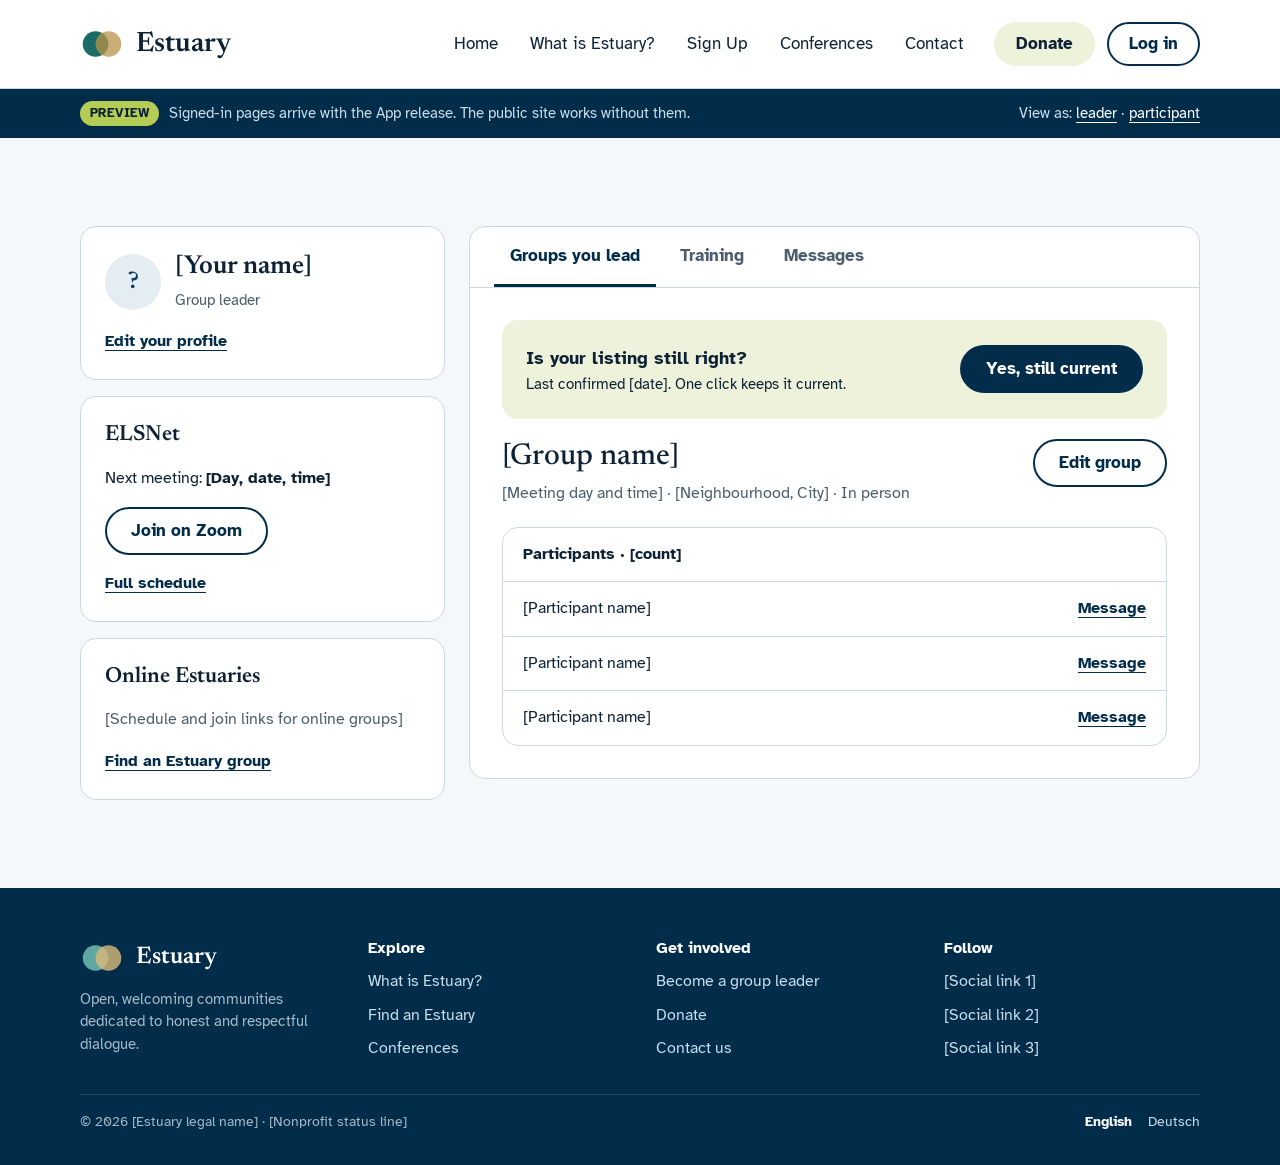
<file: design/prototype/account.html>
<!doctype html>
<html lang="en">
<head>
  <meta charset="utf-8">
  <meta name="viewport" content="width=device-width, initial-scale=1">
  <title>Your account · Estuary</title>
  <meta name="description" content="Signed-in preview: your group, training and messages.">
  <meta name="robots" content="noindex">
  <link rel="preconnect" href="https://fonts.googleapis.com">
  <link rel="preconnect" href="https://fonts.gstatic.com" crossorigin>
  <link rel="stylesheet" href="https://fonts.googleapis.com/css2?family=Atkinson+Hyperlegible:ital,wght@0,400;0,700;1,400&amp;family=IBM+Plex+Mono:wght@400;500&amp;family=Newsreader:ital,opsz,wght@0,6..72,400..700;1,6..72,400&amp;display=swap">
  <link rel="stylesheet" href="../tokens/tokens.css">
  <link rel="stylesheet" href="assets/site.css">
  <script src="assets/site.js" defer></script>
</head>
<body>
<div class="page">
  <a class="skip-link" href="#main">Skip to content</a>
  <header class="site-header">
    <div class="container site-header__bar">
      <a class="brand" href="index.html" aria-label="Estuary home">
        <svg class="brand__mark" viewBox="0 0 48 32" aria-hidden="true"><circle cx="17" cy="16" r="14" fill="#1B6B67"/><circle cx="31" cy="16" r="14" fill="#B8914A" fill-opacity="0.75"/></svg>
        <span class="brand__word">Estuary</span>
      </a>
      <button class="nav-toggle" type="button" aria-expanded="false" aria-controls="site-nav">
        <svg width="18" height="18" viewBox="0 0 18 18" aria-hidden="true"><path d="M2 4.5h14M2 9h14M2 13.5h14" stroke="currentColor" stroke-width="2" stroke-linecap="round"/></svg>
        <span class="nav-toggle__label">Menu</span>
      </button>
      <nav class="site-nav" id="site-nav" aria-label="Main">
        <a class="site-nav__link" href="index.html">Home</a>
        <a class="site-nav__link" href="what-is-estuary.html">What is Estuary?</a>
        <a class="site-nav__link" href="sign-up.html">Sign Up</a>
        <a class="site-nav__link" href="conferences.html">Conferences</a>
        <a class="site-nav__link" href="contact.html">Contact</a>
        <div class="site-nav__actions">
          <a class="btn btn--welcome" href="donate.html">Donate</a>
          <a class="btn btn--secondary" href="account.html" aria-current="page">Log in</a>
        </div>
      </nav>
    </div>
  </header>
  <div class="notice-bar" role="note">
    <div class="container row" style="gap: 10px">
      <span class="badge badge--preview">PREVIEW</span>
      <span>Signed-in pages arrive with the App release. The public site works without them.</span>
      <span style="margin-left: auto">View as: <a href="?role=leader" data-role-link="leader" style="color: #FFFFFF">leader</a> · <a href="?role=participant" data-role-link="participant" style="color: #FFFFFF">participant</a></span>
    </div>
  </div>

  <main id="main" class="section">
    <div class="container split split--top split--sidebar">
      <aside class="stack">
        <section class="card stack">
          <div class="row" style="flex-wrap: nowrap; gap: 14px">
            <div class="avatar" aria-hidden="true">?</div>
            <div>
              <h1 class="h3" style="font-size: 1.625rem">[Your name]</h1>
              <span class="small muted" data-leader-only>Group leader</span>
              <span class="small muted" data-participant-only hidden>Participant</span>
            </div>
          </div>
          <a href="#" style="font-weight: 700; font-size: 1rem">Edit your profile</a>
        </section>
        <section class="card stack">
          <h2 class="h3" style="font-size: 1.375rem">ELSNet</h2>
          <p style="font-size: 1rem">Next meeting: <b>[Day, date, time]</b></p>
          <a class="btn btn--secondary" href="#" style="align-self: flex-start">Join on Zoom</a>
          <a href="#" style="font-weight: 700; font-size: 1rem">Full schedule</a>
        </section>
        <section class="card stack">
          <h2 class="h3" style="font-size: 1.375rem">Online Estuaries</h2>
          <p class="muted" style="font-size: 1rem">[Schedule and join links for online groups]</p>
          <a href="sign-up.html#find" style="font-weight: 700; font-size: 1rem">Find an Estuary group</a>
        </section>
      </aside>

      <section class="card" style="padding: 0; overflow: hidden">
        <div class="tabs" role="tablist" aria-label="Your Estuary">
          <button class="tab" type="button" role="tab" id="tab-group" aria-controls="panel-group" aria-selected="true"><span data-leader-only>Groups you lead</span><span data-participant-only hidden>Your group</span></button>
          <button class="tab" type="button" role="tab" id="tab-training" aria-controls="panel-training" aria-selected="false" tabindex="-1">Training</button>
          <button class="tab" type="button" role="tab" id="tab-messages" aria-controls="panel-messages" aria-selected="false" tabindex="-1"><span data-leader-only>Messages</span><span data-participant-only hidden>Message your leader</span></button>
        </div>

        <div class="tab-panel" role="tabpanel" id="panel-group" aria-labelledby="tab-group">
          <div class="card card--welcome row" data-leader-only style="justify-content: space-between">
            <div>
              <strong style="font-size: 1.125rem">Is your listing still right?</strong>
              <p class="small">Last confirmed [date]. One click keeps it current.</p>
            </div>
            <button class="btn btn--primary" type="button" id="confirm-listing">Yes, still current</button>
          </div>
          <div class="row" style="justify-content: space-between; align-items: flex-start">
            <div>
              <h2 class="h2" style="font-size: 1.875rem">[Group name]</h2>
              <p class="muted" style="font-size: 1rem; margin-top: 6px">[Meeting day and time] · [Neighbourhood, City] · In person</p>
            </div>
            <a class="btn btn--secondary" href="#" data-leader-only>Edit group</a>
          </div>
          <div class="list-rows" data-leader-only>
            <strong>Participants · [count]</strong>
            <div><span>[Participant name]</span><a href="#" style="font-weight: 700">Message</a></div>
            <div><span>[Participant name]</span><a href="#" style="font-weight: 700">Message</a></div>
            <div><span>[Participant name]</span><a href="#" style="font-weight: 700">Message</a></div>
          </div>
          <a class="btn btn--primary" href="#" data-participant-only hidden style="align-self: flex-start">Message your group leader</a>
        </div>

        <div class="tab-panel" role="tabpanel" id="panel-training" aria-labelledby="tab-training" hidden>
          <h2 class="h2" style="font-size: 1.75rem">Leadership training</h2>
          <div class="step step--done"><span class="step__mark" aria-hidden="true">✓</span><span class="step__label">[Stage 1 — Apply]</span><span class="step__status">Done</span></div>
          <div class="step step--now"><span class="step__mark" aria-hidden="true">•</span><span class="step__label">[Stage 2 — Training sessions]</span><span class="step__status">In progress</span></div>
          <div class="step"><span class="step__mark" aria-hidden="true"></span><span class="step__label">[Stage 3 — Practice conversation]</span><span class="step__status">Not started</span></div>
          <div class="step"><span class="step__mark" aria-hidden="true"></span><span class="step__label">[Stage 4 — Launch your group]</span><span class="step__status">Not started</span></div>
          <p class="small muted">[Stage names to be confirmed — the current site describes four ELSNet stages.]</p>
        </div>

        <div class="tab-panel" role="tabpanel" id="panel-messages" aria-labelledby="tab-messages" hidden>
          <h2 class="h2" style="font-size: 1.75rem">Messages</h2>
          <div class="step" style="flex-direction: column; align-items: stretch; gap: 6px">
            <div class="row" style="justify-content: space-between"><b>[Sender first name]</b><span class="small muted">[date]</span></div>
            <span class="muted" style="font-size: 1rem">[First line of a message sent through the group's contact form…]</span>
          </div>
          <div class="step" style="flex-direction: column; align-items: stretch; gap: 6px">
            <div class="row" style="justify-content: space-between"><b>[Sender first name]</b><span class="small muted">[date]</span></div>
            <span class="muted" style="font-size: 1rem">[First line of a message…]</span>
          </div>
          <p class="small muted">Your email address is never shown to the sender. You choose whether to reply.</p>
        </div>
      </section>
    </div>
  </main>
  <footer class="site-footer">
    <div class="container">
      <div class="site-footer__cols">
        <div class="site-footer__col site-footer__about">
          <a class="brand" href="index.html" aria-label="Estuary home">
            <svg class="brand__mark" viewBox="0 0 48 32" aria-hidden="true"><circle cx="17" cy="16" r="14" fill="#5FA8A2"/><circle cx="31" cy="16" r="14" fill="#D9B97A" fill-opacity="0.8"/></svg>
            <span class="brand__word">Estuary</span>
          </a>
          <p class="small" style="color: var(--color-on-navy-muted)">Open, welcoming communities dedicated to honest and respectful dialogue.</p>
        </div>
        <nav class="site-footer__col" aria-label="Explore">
          <span class="site-footer__heading">Explore</span>
          <a href="what-is-estuary.html">What is Estuary?</a>
          <a href="sign-up.html#find">Find an Estuary</a>
          <a href="conferences.html">Conferences</a>
        </nav>
        <nav class="site-footer__col" aria-label="Get involved">
          <span class="site-footer__heading">Get involved</span>
          <a href="sign-up.html#lead">Become a group leader</a>
          <a href="donate.html">Donate</a>
          <a href="contact.html">Contact us</a>
        </nav>
        <div class="site-footer__col">
          <span class="site-footer__heading">Follow</span>
          <a href="#">[Social link 1]</a>
          <a href="#">[Social link 2]</a>
          <a href="#">[Social link 3]</a>
        </div>
      </div>
      <div class="site-footer__base">
        <span>© 2026 [Estuary legal name] · [Nonprofit status line]</span>
        <span class="lang-switch"><a href="#" lang="en" aria-current="true">English</a><a href="#" lang="de" hreflang="de">Deutsch</a></span>
      </div>
    </div>
  </footer>
</div>
</body>
</html>
</file>
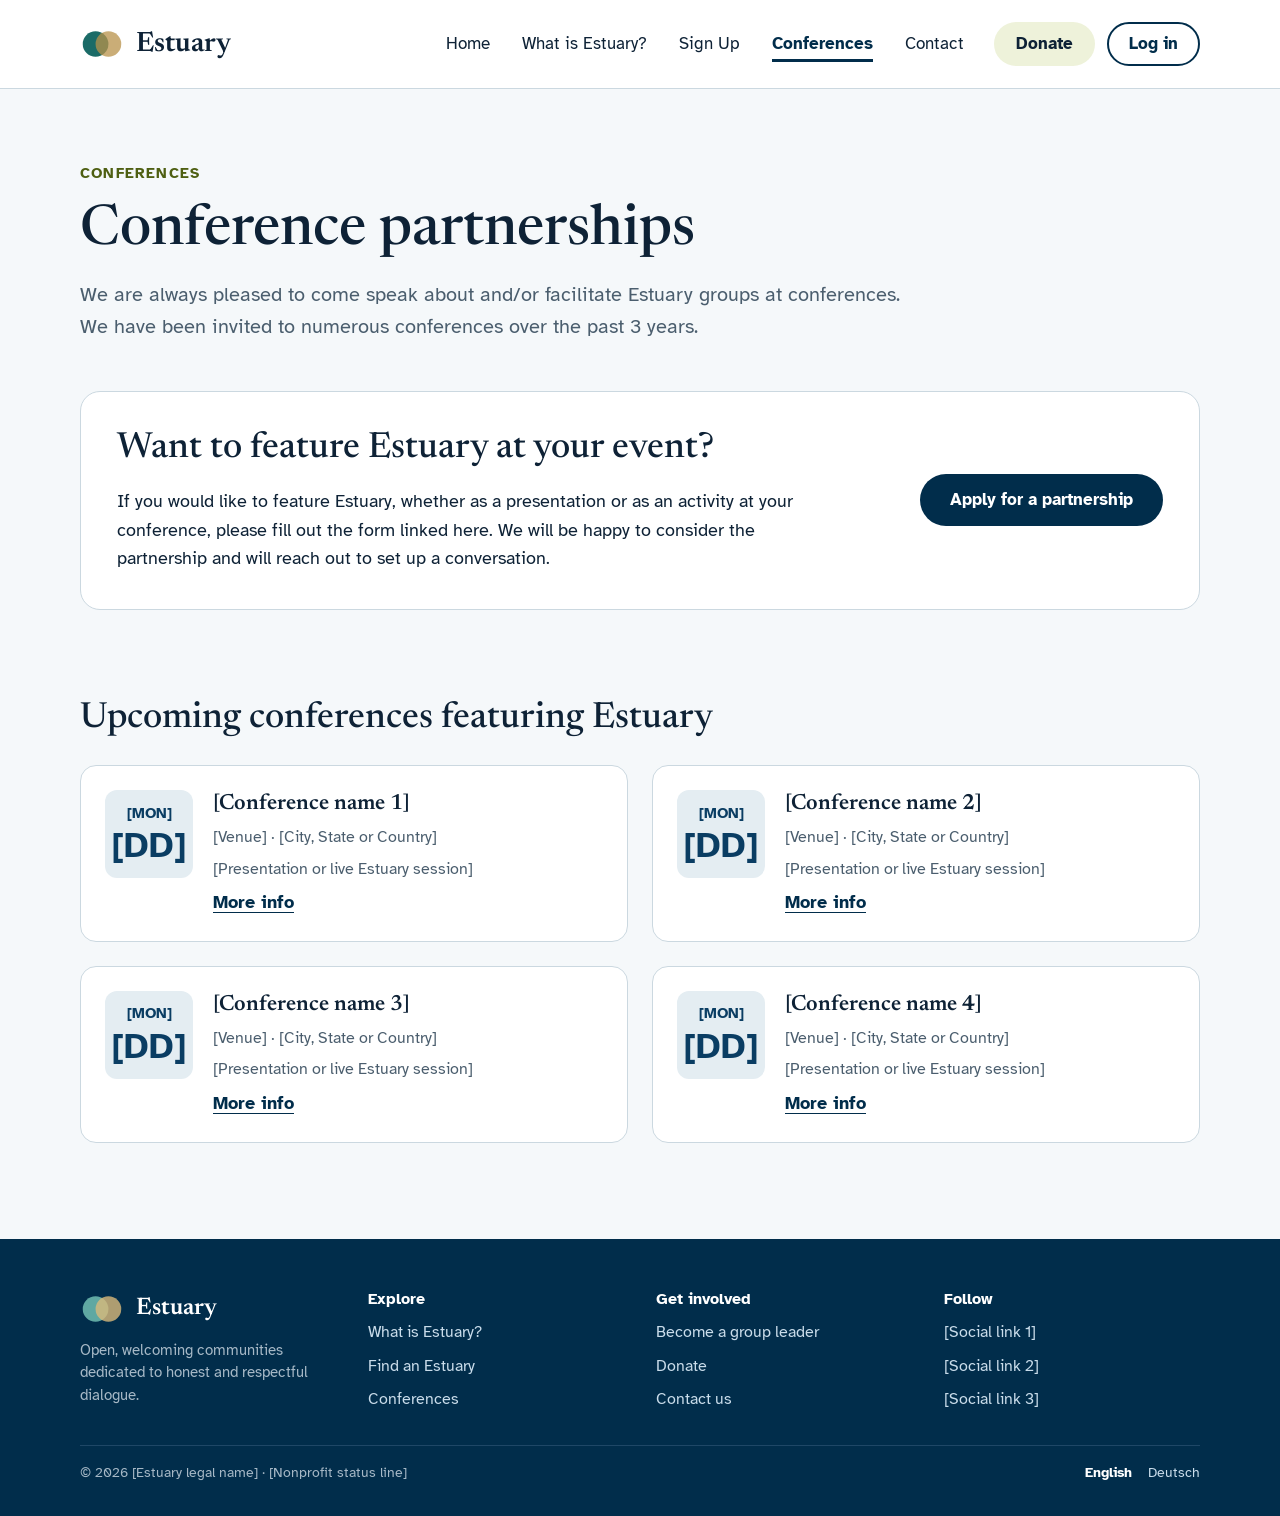
<file: design/prototype/conferences.html>
<!doctype html>
<html lang="en">
<head>
  <meta charset="utf-8">
  <meta name="viewport" content="width=device-width, initial-scale=1">
  <title>Conferences · Estuary</title>
  <meta name="description" content="Invite Estuary to speak or facilitate at your conference, and see upcoming events.">
  <meta name="robots" content="noindex">
  <link rel="preconnect" href="https://fonts.googleapis.com">
  <link rel="preconnect" href="https://fonts.gstatic.com" crossorigin>
  <link rel="stylesheet" href="https://fonts.googleapis.com/css2?family=Atkinson+Hyperlegible:ital,wght@0,400;0,700;1,400&amp;family=IBM+Plex+Mono:wght@400;500&amp;family=Newsreader:ital,opsz,wght@0,6..72,400..700;1,6..72,400&amp;display=swap">
  <link rel="stylesheet" href="../tokens/tokens.css">
  <link rel="stylesheet" href="assets/site.css">
  <script src="assets/site.js" defer></script>
</head>
<body>
<div class="page">
  <a class="skip-link" href="#main">Skip to content</a>
  <header class="site-header">
    <div class="container site-header__bar">
      <a class="brand" href="index.html" aria-label="Estuary home">
        <svg class="brand__mark" viewBox="0 0 48 32" aria-hidden="true"><circle cx="17" cy="16" r="14" fill="#1B6B67"/><circle cx="31" cy="16" r="14" fill="#B8914A" fill-opacity="0.75"/></svg>
        <span class="brand__word">Estuary</span>
      </a>
      <button class="nav-toggle" type="button" aria-expanded="false" aria-controls="site-nav">
        <svg width="18" height="18" viewBox="0 0 18 18" aria-hidden="true"><path d="M2 4.5h14M2 9h14M2 13.5h14" stroke="currentColor" stroke-width="2" stroke-linecap="round"/></svg>
        <span class="nav-toggle__label">Menu</span>
      </button>
      <nav class="site-nav" id="site-nav" aria-label="Main">
        <a class="site-nav__link" href="index.html">Home</a>
        <a class="site-nav__link" href="what-is-estuary.html">What is Estuary?</a>
        <a class="site-nav__link" href="sign-up.html">Sign Up</a>
        <a class="site-nav__link" href="conferences.html" aria-current="page">Conferences</a>
        <a class="site-nav__link" href="contact.html">Contact</a>
        <div class="site-nav__actions">
          <a class="btn btn--welcome" href="donate.html">Donate</a>
          <a class="btn btn--secondary" href="account.html">Log in</a>
        </div>
      </nav>
    </div>
  </header>
  <main id="main">
    <div class="container page-head stack">
      <span class="eyebrow">Conferences</span>
      <h1 class="display">Conference partnerships</h1>
      <p class="lede measure">We are always pleased to come speak about and/or facilitate Estuary groups at conferences. We have been invited to numerous conferences over the past 3 years.</p>
    </div>

    <section>
      <div class="container">
        <div class="card card--roomy row" style="justify-content: space-between; gap: var(--space-5)">
          <div class="stack" style="max-width: 720px">
            <h2 class="h2">Want to feature Estuary at your event?</h2>
            <p>If you would like to feature Estuary, whether as a presentation or as an activity at your conference, please fill out the form linked here. We will be happy to consider the partnership and will reach out to set up a conversation.</p>
          </div>
          <a class="btn btn--primary btn--lg" href="contact.html">Apply for a partnership</a>
        </div>
      </div>
    </section>

    <section class="section" style="padding-bottom: var(--space-9)">
      <div class="container stack stack--lg">
        <h2 class="h2">Upcoming conferences featuring Estuary</h2>
        <div class="grid-2">
          <article class="card" style="display: grid; grid-template-columns: 88px minmax(0, 1fr); gap: 20px; align-items: start">
            <div style="height: 88px; border-radius: 12px; background: var(--color-mist); color: var(--color-navy-hover); display: flex; flex-direction: column; align-items: center; justify-content: center; line-height: 1.1"><span class="small" style="font-weight: 700; text-transform: uppercase">[Mon]</span><span class="h2" style="font-weight: 600">[DD]</span></div>
            <div class="stack" style="gap: 6px">
              <h3 class="h3" style="font-size: 1.375rem">[Conference name 1]</h3>
              <span class="muted" style="font-size: 1rem">[Venue] · [City, State or Country]</span>
              <span class="muted" style="font-size: 1rem">[Presentation or live Estuary session]</span>
              <a href="#" style="font-weight: 700">More info<span class="visually-hidden"> about [Conference name 1]</span></a>
            </div>
          </article>
          <article class="card" style="display: grid; grid-template-columns: 88px minmax(0, 1fr); gap: 20px; align-items: start">
            <div style="height: 88px; border-radius: 12px; background: var(--color-mist); color: var(--color-navy-hover); display: flex; flex-direction: column; align-items: center; justify-content: center; line-height: 1.1"><span class="small" style="font-weight: 700; text-transform: uppercase">[Mon]</span><span class="h2" style="font-weight: 600">[DD]</span></div>
            <div class="stack" style="gap: 6px">
              <h3 class="h3" style="font-size: 1.375rem">[Conference name 2]</h3>
              <span class="muted" style="font-size: 1rem">[Venue] · [City, State or Country]</span>
              <span class="muted" style="font-size: 1rem">[Presentation or live Estuary session]</span>
              <a href="#" style="font-weight: 700">More info<span class="visually-hidden"> about [Conference name 2]</span></a>
            </div>
          </article>
          <article class="card" style="display: grid; grid-template-columns: 88px minmax(0, 1fr); gap: 20px; align-items: start">
            <div style="height: 88px; border-radius: 12px; background: var(--color-mist); color: var(--color-navy-hover); display: flex; flex-direction: column; align-items: center; justify-content: center; line-height: 1.1"><span class="small" style="font-weight: 700; text-transform: uppercase">[Mon]</span><span class="h2" style="font-weight: 600">[DD]</span></div>
            <div class="stack" style="gap: 6px">
              <h3 class="h3" style="font-size: 1.375rem">[Conference name 3]</h3>
              <span class="muted" style="font-size: 1rem">[Venue] · [City, State or Country]</span>
              <span class="muted" style="font-size: 1rem">[Presentation or live Estuary session]</span>
              <a href="#" style="font-weight: 700">More info<span class="visually-hidden"> about [Conference name 3]</span></a>
            </div>
          </article>
          <article class="card" style="display: grid; grid-template-columns: 88px minmax(0, 1fr); gap: 20px; align-items: start">
            <div style="height: 88px; border-radius: 12px; background: var(--color-mist); color: var(--color-navy-hover); display: flex; flex-direction: column; align-items: center; justify-content: center; line-height: 1.1"><span class="small" style="font-weight: 700; text-transform: uppercase">[Mon]</span><span class="h2" style="font-weight: 600">[DD]</span></div>
            <div class="stack" style="gap: 6px">
              <h3 class="h3" style="font-size: 1.375rem">[Conference name 4]</h3>
              <span class="muted" style="font-size: 1rem">[Venue] · [City, State or Country]</span>
              <span class="muted" style="font-size: 1rem">[Presentation or live Estuary session]</span>
              <a href="#" style="font-weight: 700">More info<span class="visually-hidden"> about [Conference name 4]</span></a>
            </div>
          </article>
        </div>
      </div>
    </section>
  </main>
  <footer class="site-footer">
    <div class="container">
      <div class="site-footer__cols">
        <div class="site-footer__col site-footer__about">
          <a class="brand" href="index.html" aria-label="Estuary home">
            <svg class="brand__mark" viewBox="0 0 48 32" aria-hidden="true"><circle cx="17" cy="16" r="14" fill="#5FA8A2"/><circle cx="31" cy="16" r="14" fill="#D9B97A" fill-opacity="0.8"/></svg>
            <span class="brand__word">Estuary</span>
          </a>
          <p class="small" style="color: var(--color-on-navy-muted)">Open, welcoming communities dedicated to honest and respectful dialogue.</p>
        </div>
        <nav class="site-footer__col" aria-label="Explore">
          <span class="site-footer__heading">Explore</span>
          <a href="what-is-estuary.html">What is Estuary?</a>
          <a href="sign-up.html#find">Find an Estuary</a>
          <a href="conferences.html">Conferences</a>
        </nav>
        <nav class="site-footer__col" aria-label="Get involved">
          <span class="site-footer__heading">Get involved</span>
          <a href="sign-up.html#lead">Become a group leader</a>
          <a href="donate.html">Donate</a>
          <a href="contact.html">Contact us</a>
        </nav>
        <div class="site-footer__col">
          <span class="site-footer__heading">Follow</span>
          <a href="#">[Social link 1]</a>
          <a href="#">[Social link 2]</a>
          <a href="#">[Social link 3]</a>
        </div>
      </div>
      <div class="site-footer__base">
        <span>© 2026 [Estuary legal name] · [Nonprofit status line]</span>
        <span class="lang-switch"><a href="#" lang="en" aria-current="true">English</a><a href="#" lang="de" hreflang="de">Deutsch</a></span>
      </div>
    </div>
  </footer>
</div>
</body>
</html>
</file>
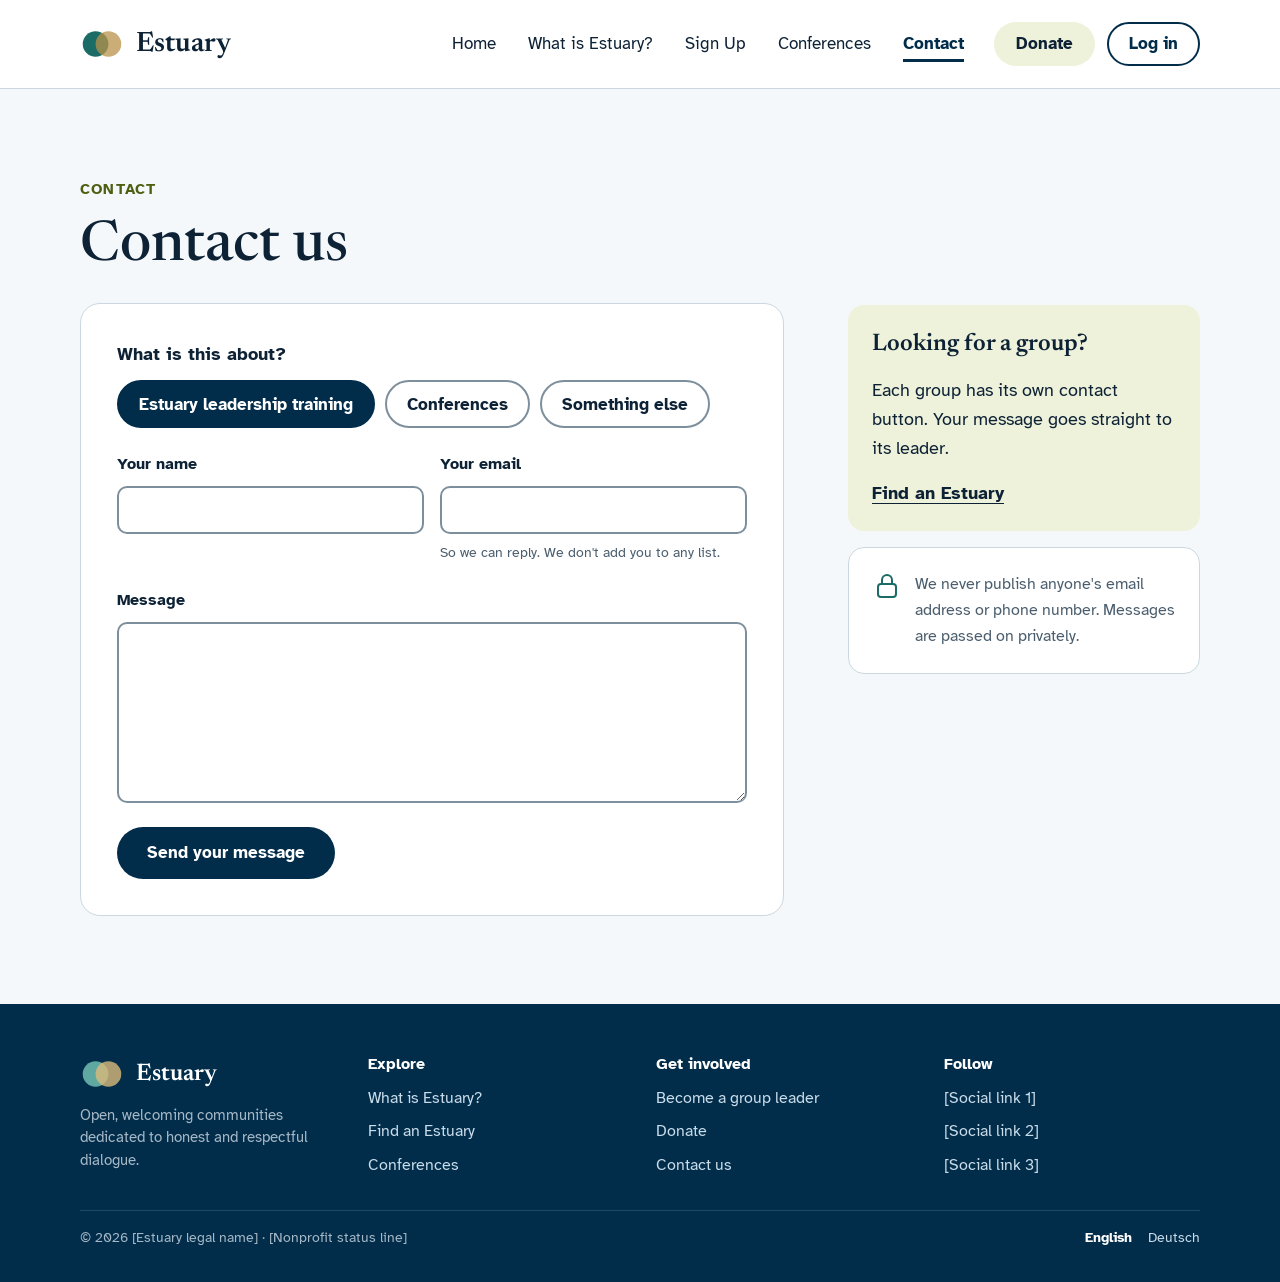
<file: design/prototype/contact.html>
<!doctype html>
<html lang="en">
<head>
  <meta charset="utf-8">
  <meta name="viewport" content="width=device-width, initial-scale=1">
  <title>Contact us · Estuary</title>
  <meta name="description" content="Get in touch with Estuary about leadership training, conferences or anything else.">
  <meta name="robots" content="noindex">
  <link rel="preconnect" href="https://fonts.googleapis.com">
  <link rel="preconnect" href="https://fonts.gstatic.com" crossorigin>
  <link rel="stylesheet" href="https://fonts.googleapis.com/css2?family=Atkinson+Hyperlegible:ital,wght@0,400;0,700;1,400&amp;family=IBM+Plex+Mono:wght@400;500&amp;family=Newsreader:ital,opsz,wght@0,6..72,400..700;1,6..72,400&amp;display=swap">
  <link rel="stylesheet" href="../tokens/tokens.css">
  <link rel="stylesheet" href="assets/site.css">
  <script src="assets/site.js" defer></script>
</head>
<body>
<div class="page">
  <a class="skip-link" href="#main">Skip to content</a>
  <header class="site-header">
    <div class="container site-header__bar">
      <a class="brand" href="index.html" aria-label="Estuary home">
        <svg class="brand__mark" viewBox="0 0 48 32" aria-hidden="true"><circle cx="17" cy="16" r="14" fill="#1B6B67"/><circle cx="31" cy="16" r="14" fill="#B8914A" fill-opacity="0.75"/></svg>
        <span class="brand__word">Estuary</span>
      </a>
      <button class="nav-toggle" type="button" aria-expanded="false" aria-controls="site-nav">
        <svg width="18" height="18" viewBox="0 0 18 18" aria-hidden="true"><path d="M2 4.5h14M2 9h14M2 13.5h14" stroke="currentColor" stroke-width="2" stroke-linecap="round"/></svg>
        <span class="nav-toggle__label">Menu</span>
      </button>
      <nav class="site-nav" id="site-nav" aria-label="Main">
        <a class="site-nav__link" href="index.html">Home</a>
        <a class="site-nav__link" href="what-is-estuary.html">What is Estuary?</a>
        <a class="site-nav__link" href="sign-up.html">Sign Up</a>
        <a class="site-nav__link" href="conferences.html">Conferences</a>
        <a class="site-nav__link" href="contact.html" aria-current="page">Contact</a>
        <div class="site-nav__actions">
          <a class="btn btn--welcome" href="donate.html">Donate</a>
          <a class="btn btn--secondary" href="account.html">Log in</a>
        </div>
      </nav>
    </div>
  </header>
  <main id="main" class="section">
    <div class="container split split--top split--wide-narrow">
      <div class="stack stack--lg">
        <div class="stack">
          <span class="eyebrow">Contact</span>
          <h1 class="display">Contact us</h1>
        </div>

        <form class="card card--roomy stack stack--lg" data-confirm="contact-done" novalidate>
          <fieldset class="fieldset" data-choice>
            <legend class="fieldset__legend">What is this about?</legend>
            <input type="hidden" name="topic" value="Estuary leadership training">
            <div class="chips">
              <button class="chip" type="button" aria-pressed="true" data-value="Estuary leadership training">Estuary leadership training</button>
              <button class="chip" type="button" aria-pressed="false" data-value="Conferences">Conferences</button>
              <button class="chip" type="button" aria-pressed="false" data-value="Something else">Something else</button>
            </div>
          </fieldset>
          <div class="grid-2" style="gap: var(--space-4)">
            <div class="field">
              <label class="field__label" for="c-name">Your name</label>
              <input class="field__input" id="c-name" name="name" type="text" autocomplete="name">
            </div>
            <div class="field">
              <label class="field__label" for="c-email">Your email</label>
              <input class="field__input" id="c-email" name="email" type="email" autocomplete="email" aria-describedby="c-email-help">
              <span class="field__help" id="c-email-help">So we can reply. We don't add you to any list.</span>
            </div>
          </div>
          <div class="field">
            <label class="field__label" for="c-msg">Message</label>
            <textarea class="field__textarea" id="c-msg" name="message" rows="6"></textarea>
          </div>
          <button class="btn btn--primary btn--lg" type="submit" style="align-self: flex-start">Send your message</button>
        </form>

        <div class="card card--roomy confirmation" id="contact-done" role="status" tabindex="-1" hidden>
          <svg width="48" height="48" viewBox="0 0 48 48" aria-hidden="true"><circle cx="24" cy="24" r="22" fill="#2E6B45"/><path d="m14 25 7 7 13-15" fill="none" stroke="#FFFFFF" stroke-width="3.5" stroke-linecap="round" stroke-linejoin="round"/></svg>
          <h2 class="h2">Thanks for reaching out</h2>
          <p>Sent — about <b data-topic-label>estuary leadership training</b>. We'll reply to the email you gave us within [response time].</p>
          <button class="text-button" type="button" data-reset style="align-self: flex-start">Send another message</button>
        </div>
      </div>

      <aside class="stack offset-top offset-top--lg">
        <div class="card card--welcome stack">
          <h2 class="h3">Looking for a group?</h2>
          <p>Each group has its own contact button. Your message goes straight to its leader.</p>
          <a href="sign-up.html#find" style="font-weight: 700; color: var(--color-ink)">Find an Estuary</a>
        </div>
        <div class="card row" style="align-items: flex-start; flex-wrap: nowrap; gap: 14px">
          <svg width="28" height="28" viewBox="0 0 28 28" aria-hidden="true" style="flex-shrink: 0"><rect x="5" y="12" width="18" height="13" rx="3" fill="none" stroke="#1B6B67" stroke-width="2"/><path d="M9 12V8a5 5 0 0 1 10 0v4" fill="none" stroke="#1B6B67" stroke-width="2"/></svg>
          <p class="muted" style="font-size: 1rem">We never publish anyone's email address or phone number. Messages are passed on privately.</p>
        </div>
      </aside>
    </div>
  </main>
  <footer class="site-footer">
    <div class="container">
      <div class="site-footer__cols">
        <div class="site-footer__col site-footer__about">
          <a class="brand" href="index.html" aria-label="Estuary home">
            <svg class="brand__mark" viewBox="0 0 48 32" aria-hidden="true"><circle cx="17" cy="16" r="14" fill="#5FA8A2"/><circle cx="31" cy="16" r="14" fill="#D9B97A" fill-opacity="0.8"/></svg>
            <span class="brand__word">Estuary</span>
          </a>
          <p class="small" style="color: var(--color-on-navy-muted)">Open, welcoming communities dedicated to honest and respectful dialogue.</p>
        </div>
        <nav class="site-footer__col" aria-label="Explore">
          <span class="site-footer__heading">Explore</span>
          <a href="what-is-estuary.html">What is Estuary?</a>
          <a href="sign-up.html#find">Find an Estuary</a>
          <a href="conferences.html">Conferences</a>
        </nav>
        <nav class="site-footer__col" aria-label="Get involved">
          <span class="site-footer__heading">Get involved</span>
          <a href="sign-up.html#lead">Become a group leader</a>
          <a href="donate.html">Donate</a>
          <a href="contact.html">Contact us</a>
        </nav>
        <div class="site-footer__col">
          <span class="site-footer__heading">Follow</span>
          <a href="#">[Social link 1]</a>
          <a href="#">[Social link 2]</a>
          <a href="#">[Social link 3]</a>
        </div>
      </div>
      <div class="site-footer__base">
        <span>© 2026 [Estuary legal name] · [Nonprofit status line]</span>
        <span class="lang-switch"><a href="#" lang="en" aria-current="true">English</a><a href="#" lang="de" hreflang="de">Deutsch</a></span>
      </div>
    </div>
  </footer>
</div>
</body>
</html>
</file>
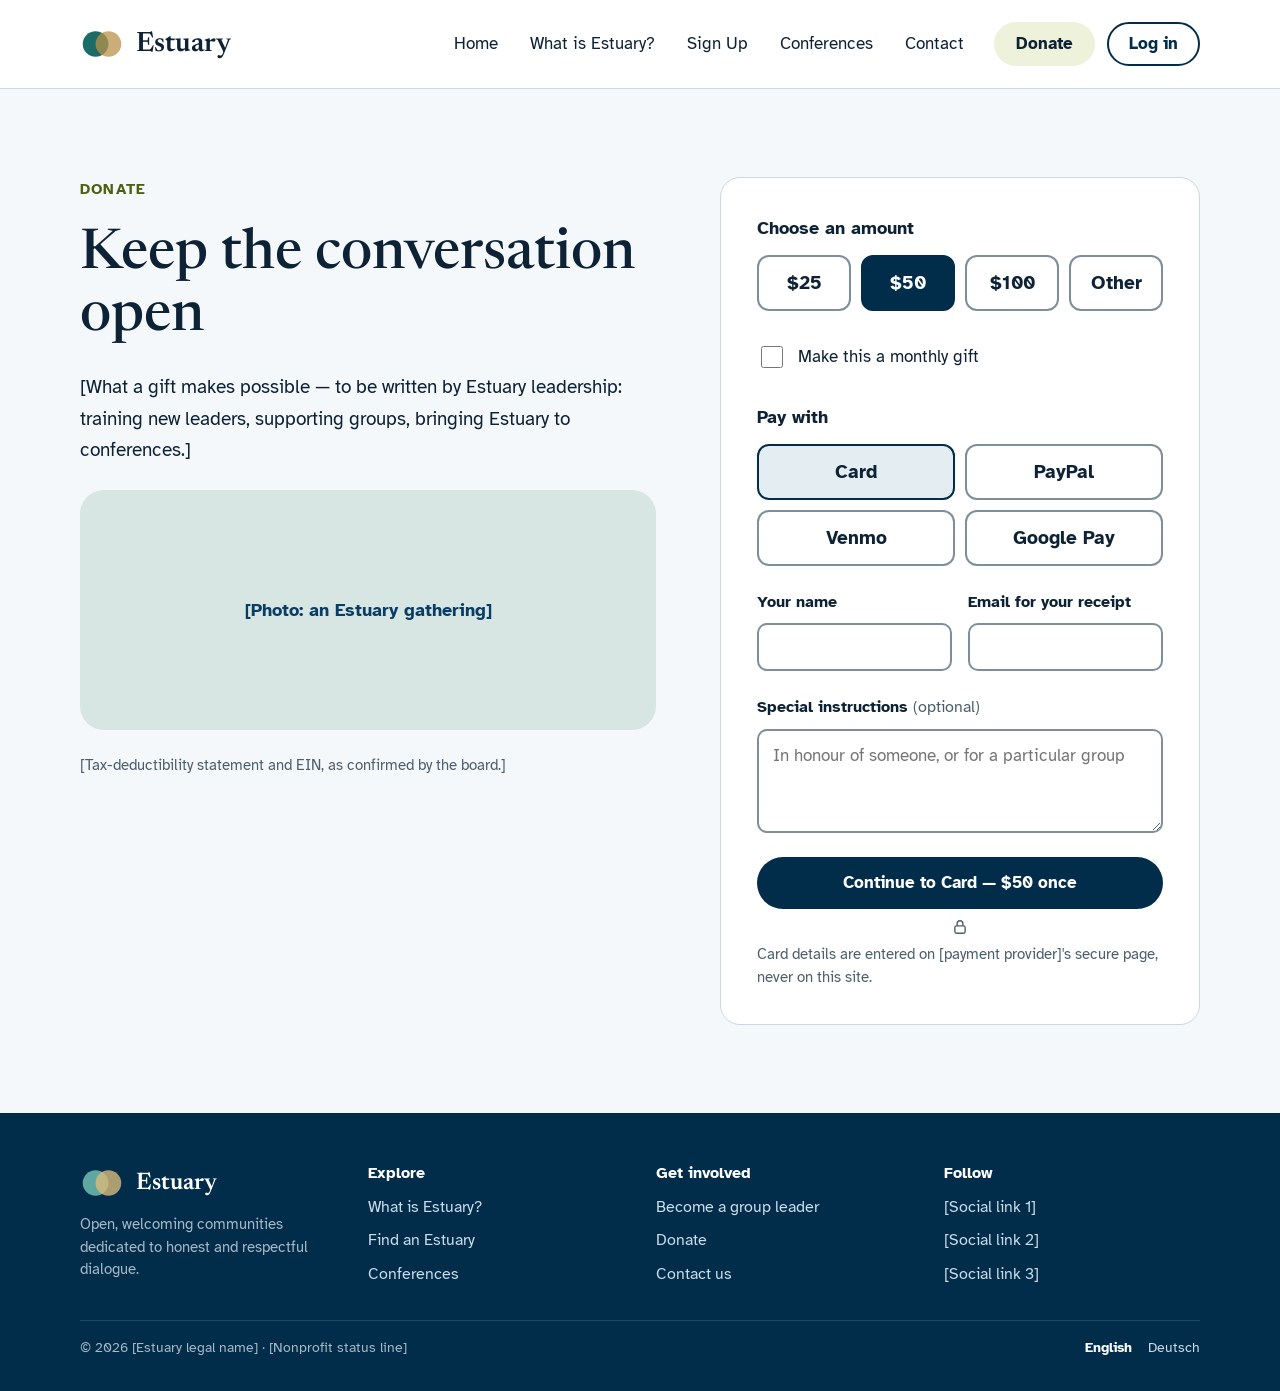
<file: design/prototype/donate.html>
<!doctype html>
<html lang="en">
<head>
  <meta charset="utf-8">
  <meta name="viewport" content="width=device-width, initial-scale=1">
  <title>Donate · Estuary</title>
  <meta name="description" content="Support Estuary with a one-time or monthly gift.">
  <meta name="robots" content="noindex">
  <link rel="preconnect" href="https://fonts.googleapis.com">
  <link rel="preconnect" href="https://fonts.gstatic.com" crossorigin>
  <link rel="stylesheet" href="https://fonts.googleapis.com/css2?family=Atkinson+Hyperlegible:ital,wght@0,400;0,700;1,400&amp;family=IBM+Plex+Mono:wght@400;500&amp;family=Newsreader:ital,opsz,wght@0,6..72,400..700;1,6..72,400&amp;display=swap">
  <link rel="stylesheet" href="../tokens/tokens.css">
  <link rel="stylesheet" href="assets/site.css">
  <script src="assets/site.js" defer></script>
</head>
<body>
<div class="page">
  <a class="skip-link" href="#main">Skip to content</a>
  <header class="site-header">
    <div class="container site-header__bar">
      <a class="brand" href="index.html" aria-label="Estuary home">
        <svg class="brand__mark" viewBox="0 0 48 32" aria-hidden="true"><circle cx="17" cy="16" r="14" fill="#1B6B67"/><circle cx="31" cy="16" r="14" fill="#B8914A" fill-opacity="0.75"/></svg>
        <span class="brand__word">Estuary</span>
      </a>
      <button class="nav-toggle" type="button" aria-expanded="false" aria-controls="site-nav">
        <svg width="18" height="18" viewBox="0 0 18 18" aria-hidden="true"><path d="M2 4.5h14M2 9h14M2 13.5h14" stroke="currentColor" stroke-width="2" stroke-linecap="round"/></svg>
        <span class="nav-toggle__label">Menu</span>
      </button>
      <nav class="site-nav" id="site-nav" aria-label="Main">
        <a class="site-nav__link" href="index.html">Home</a>
        <a class="site-nav__link" href="what-is-estuary.html">What is Estuary?</a>
        <a class="site-nav__link" href="sign-up.html">Sign Up</a>
        <a class="site-nav__link" href="conferences.html">Conferences</a>
        <a class="site-nav__link" href="contact.html">Contact</a>
        <div class="site-nav__actions">
          <a class="btn btn--welcome" href="donate.html" aria-current="page">Donate</a>
          <a class="btn btn--secondary" href="account.html">Log in</a>
        </div>
      </nav>
    </div>
  </header>
  <main id="main" class="section">
    <div class="container split split--top">
      <div class="stack stack--lg">
        <span class="eyebrow">Donate</span>
        <h1 class="display">Keep the conversation open</h1>
        <p style="font-size: 1.1875rem; line-height: 1.65">[What a gift makes possible — to be written by Estuary leadership: training new leaders, supporting groups, bringing Estuary to conferences.]</p>
        <div class="placeholder-media">[Photo: an Estuary gathering]</div>
        <p class="small muted">[Tax-deductibility statement and EIN, as confirmed by the board.]</p>
      </div>

      <div>
        <form class="card card--roomy stack stack--lg" id="donate-form" data-confirm="donate-done" novalidate>
          <fieldset class="fieldset" data-choice>
            <legend class="fieldset__legend">Choose an amount</legend>
            <input type="hidden" name="amount" value="$50">
            <div style="display: grid; grid-template-columns: repeat(4, minmax(0, 1fr)); gap: 10px">
              <button class="chip chip--square" type="button" aria-pressed="false">$25</button>
              <button class="chip chip--square" type="button" aria-pressed="true">$50</button>
              <button class="chip chip--square" type="button" aria-pressed="false">$100</button>
              <button class="chip chip--square" type="button" aria-pressed="false">Other</button>
            </div>
          </fieldset>
          <label class="check"><input type="checkbox" id="donate-monthly" name="monthly">Make this a monthly gift</label>

          <fieldset class="fieldset" data-choice>
            <legend class="fieldset__legend">Pay with</legend>
            <input type="hidden" name="method" value="Card">
            <div class="grid-2" style="gap: 10px">
              <button class="chip chip--square chip--soft" type="button" aria-pressed="true">Card</button>
              <button class="chip chip--square chip--soft" type="button" aria-pressed="false">PayPal</button>
              <button class="chip chip--square chip--soft" type="button" aria-pressed="false">Venmo</button>
              <button class="chip chip--square chip--soft" type="button" aria-pressed="false">Google Pay</button>
            </div>
          </fieldset>

          <div class="grid-2" style="gap: var(--space-4)">
            <div class="field">
              <label class="field__label" for="d-name">Your name</label>
              <input class="field__input" id="d-name" name="name" type="text" autocomplete="name">
            </div>
            <div class="field">
              <label class="field__label" for="d-email">Email for your receipt</label>
              <input class="field__input" id="d-email" name="email" type="email" autocomplete="email">
            </div>
          </div>
          <div class="field">
            <label class="field__label" for="d-note">Special instructions <span class="muted" style="font-weight: 400">(optional)</span></label>
            <textarea class="field__textarea" id="d-note" name="note" rows="3" placeholder="In honour of someone, or for a particular group"></textarea>
          </div>

          <div class="stack" style="gap: 10px">
            <button class="btn btn--primary btn--lg btn--block" type="submit" id="donate-cta">Continue to Card — $50 once</button>
            <span class="small muted row" style="justify-content: center; gap: var(--space-2)"><svg width="16" height="16" viewBox="0 0 28 28" aria-hidden="true"><rect x="5" y="12" width="18" height="13" rx="3" fill="none" stroke="currentColor" stroke-width="2.4"/><path d="M9 12V8a5 5 0 0 1 10 0v4" fill="none" stroke="currentColor" stroke-width="2.4"/></svg>Card details are entered on [payment provider]'s secure page, never on this site.</span>
          </div>
        </form>

        <div class="card card--roomy confirmation" id="donate-done" role="status" tabindex="-1" hidden>
          <svg width="48" height="48" viewBox="0 0 48 48" aria-hidden="true"><circle cx="24" cy="24" r="22" fill="#2E6B45"/><path d="m14 25 7 7 13-15" fill="none" stroke="#FFFFFF" stroke-width="3.5" stroke-linecap="round" stroke-linejoin="round"/></svg>
          <h2 class="h2">Thank you!</h2>
          <p>Your <span id="donate-summary">$50 one-time</span> gift went through. A receipt is on its way to your email.</p>
          <button class="text-button" type="button" data-reset style="align-self: flex-start">Back to the form</button>
        </div>
      </div>
    </div>
  </main>
  <footer class="site-footer">
    <div class="container">
      <div class="site-footer__cols">
        <div class="site-footer__col site-footer__about">
          <a class="brand" href="index.html" aria-label="Estuary home">
            <svg class="brand__mark" viewBox="0 0 48 32" aria-hidden="true"><circle cx="17" cy="16" r="14" fill="#5FA8A2"/><circle cx="31" cy="16" r="14" fill="#D9B97A" fill-opacity="0.8"/></svg>
            <span class="brand__word">Estuary</span>
          </a>
          <p class="small" style="color: var(--color-on-navy-muted)">Open, welcoming communities dedicated to honest and respectful dialogue.</p>
        </div>
        <nav class="site-footer__col" aria-label="Explore">
          <span class="site-footer__heading">Explore</span>
          <a href="what-is-estuary.html">What is Estuary?</a>
          <a href="sign-up.html#find">Find an Estuary</a>
          <a href="conferences.html">Conferences</a>
        </nav>
        <nav class="site-footer__col" aria-label="Get involved">
          <span class="site-footer__heading">Get involved</span>
          <a href="sign-up.html#lead">Become a group leader</a>
          <a href="donate.html">Donate</a>
          <a href="contact.html">Contact us</a>
        </nav>
        <div class="site-footer__col">
          <span class="site-footer__heading">Follow</span>
          <a href="#">[Social link 1]</a>
          <a href="#">[Social link 2]</a>
          <a href="#">[Social link 3]</a>
        </div>
      </div>
      <div class="site-footer__base">
        <span>© 2026 [Estuary legal name] · [Nonprofit status line]</span>
        <span class="lang-switch"><a href="#" lang="en" aria-current="true">English</a><a href="#" lang="de" hreflang="de">Deutsch</a></span>
      </div>
    </div>
  </footer>
</div>
</body>
</html>
</file>
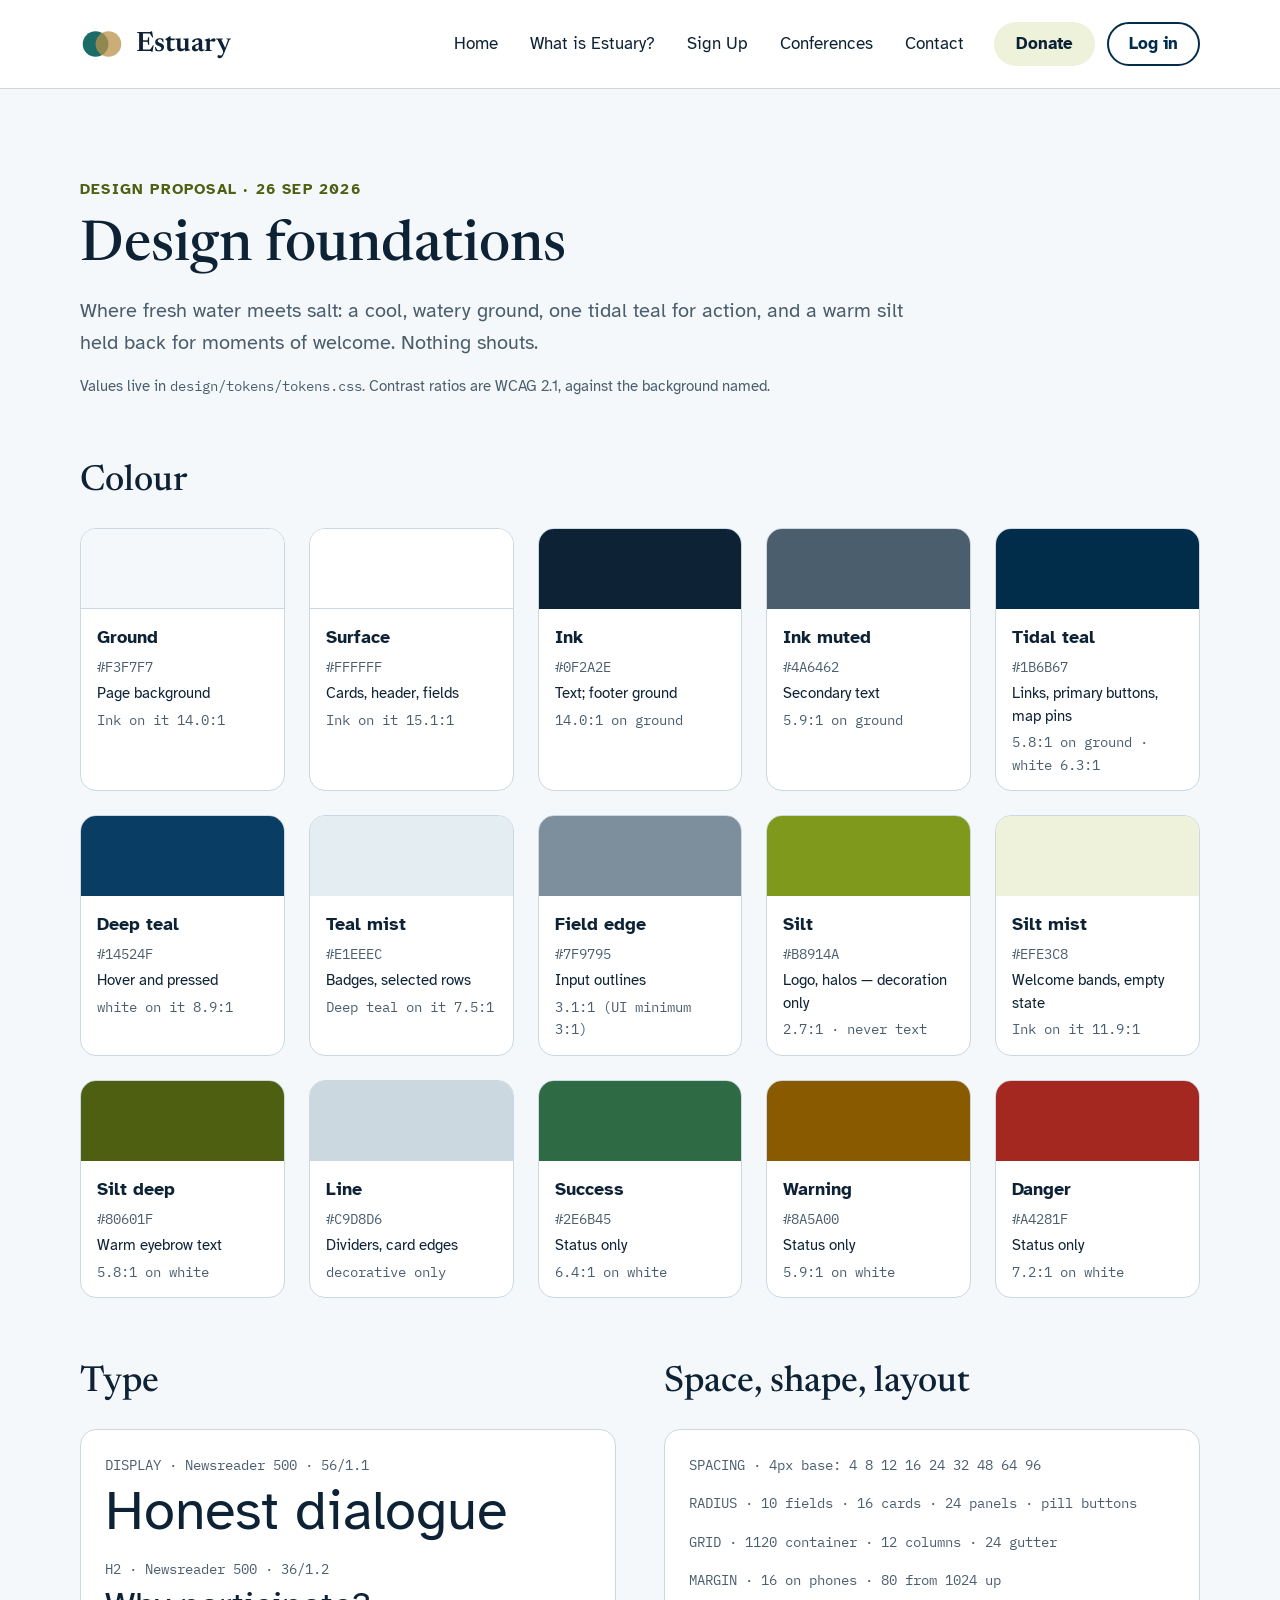
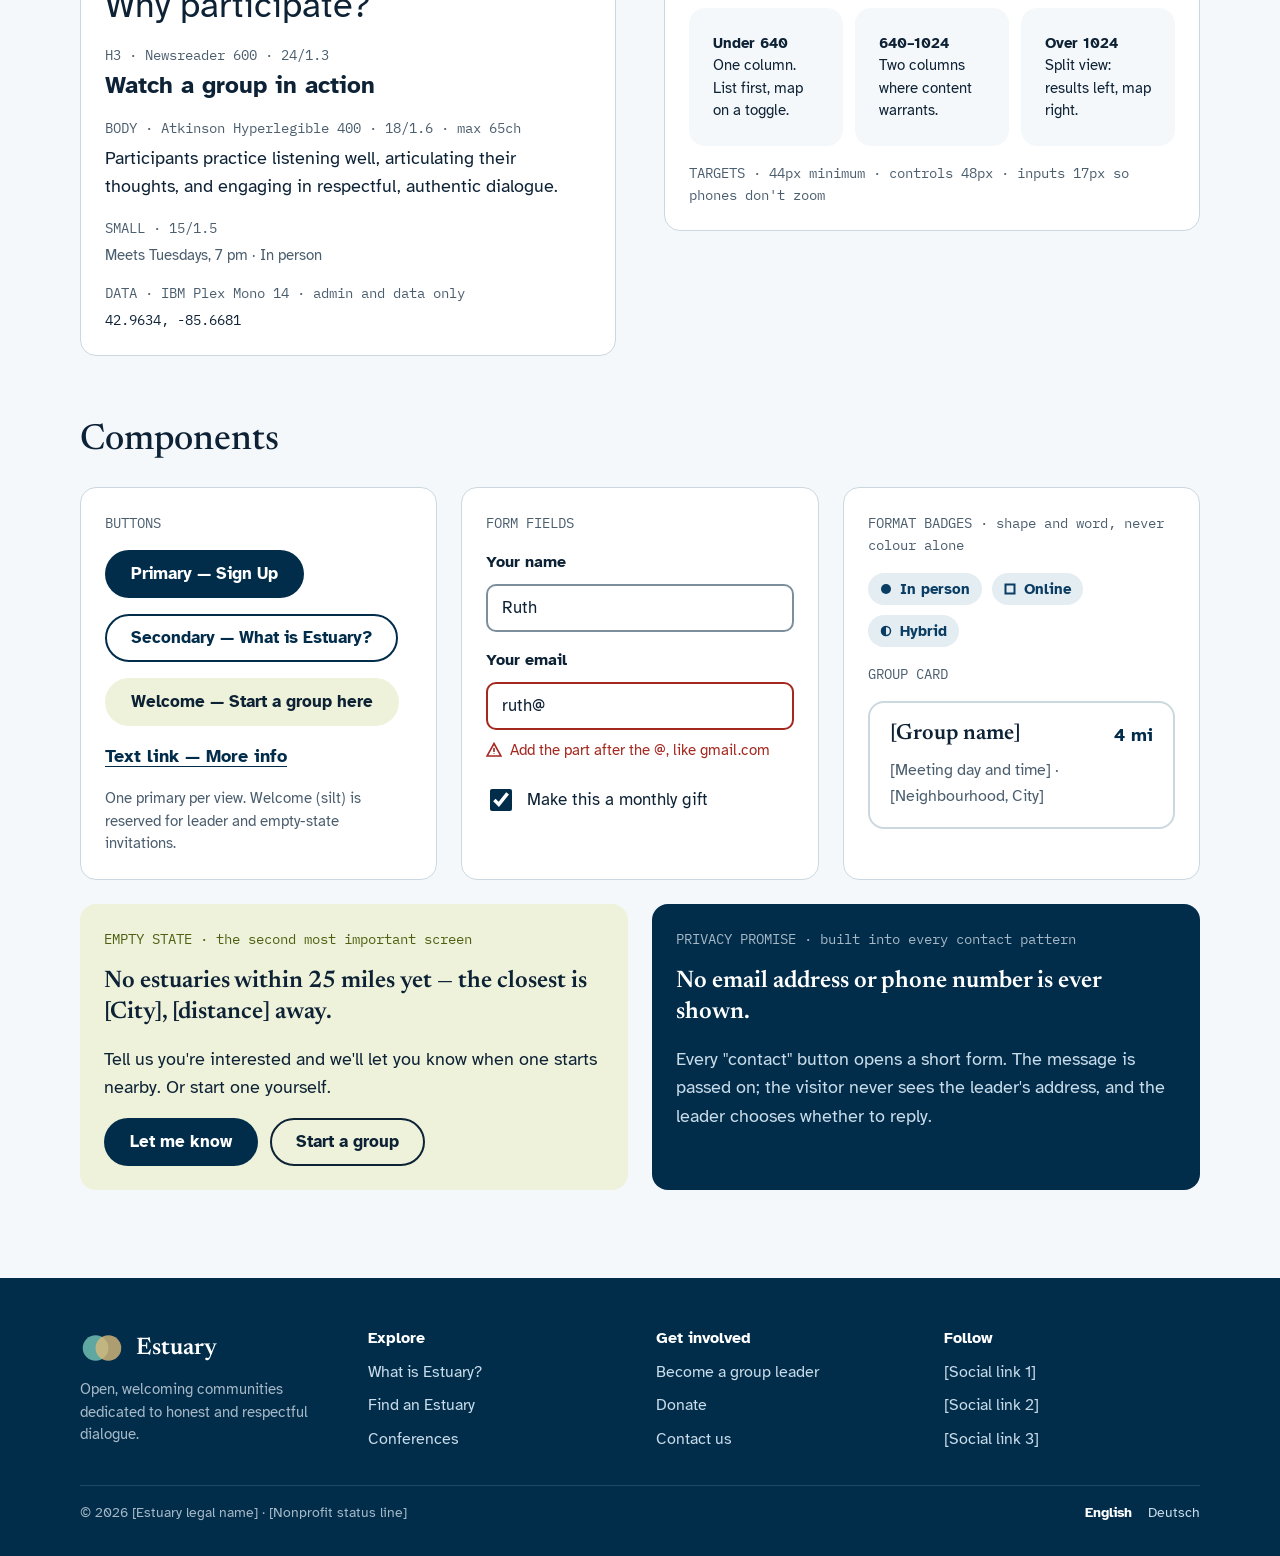
<file: design/prototype/foundations.html>
<!doctype html>
<html lang="en">
<head>
  <meta charset="utf-8">
  <meta name="viewport" content="width=device-width, initial-scale=1">
  <title>Design foundations · Estuary</title>
  <meta name="description" content="Estuary colour, type, spacing and components.">
  <meta name="robots" content="noindex">
  <link rel="preconnect" href="https://fonts.googleapis.com">
  <link rel="preconnect" href="https://fonts.gstatic.com" crossorigin>
  <link rel="stylesheet" href="https://fonts.googleapis.com/css2?family=Atkinson+Hyperlegible:ital,wght@0,400;0,700;1,400&amp;family=IBM+Plex+Mono:wght@400;500&amp;family=Newsreader:ital,opsz,wght@0,6..72,400..700;1,6..72,400&amp;display=swap">
  <link rel="stylesheet" href="../tokens/tokens.css">
  <link rel="stylesheet" href="assets/site.css">
  <script src="assets/site.js" defer></script>
</head>
<body>
<div class="page">
  <a class="skip-link" href="#main">Skip to content</a>
  <header class="site-header">
    <div class="container site-header__bar">
      <a class="brand" href="index.html" aria-label="Estuary home">
        <svg class="brand__mark" viewBox="0 0 48 32" aria-hidden="true"><circle cx="17" cy="16" r="14" fill="#1B6B67"/><circle cx="31" cy="16" r="14" fill="#B8914A" fill-opacity="0.75"/></svg>
        <span class="brand__word">Estuary</span>
      </a>
      <button class="nav-toggle" type="button" aria-expanded="false" aria-controls="site-nav">
        <svg width="18" height="18" viewBox="0 0 18 18" aria-hidden="true"><path d="M2 4.5h14M2 9h14M2 13.5h14" stroke="currentColor" stroke-width="2" stroke-linecap="round"/></svg>
        <span class="nav-toggle__label">Menu</span>
      </button>
      <nav class="site-nav" id="site-nav" aria-label="Main">
        <a class="site-nav__link" href="index.html">Home</a>
        <a class="site-nav__link" href="what-is-estuary.html">What is Estuary?</a>
        <a class="site-nav__link" href="sign-up.html">Sign Up</a>
        <a class="site-nav__link" href="conferences.html">Conferences</a>
        <a class="site-nav__link" href="contact.html">Contact</a>
        <div class="site-nav__actions">
          <a class="btn btn--welcome" href="donate.html">Donate</a>
          <a class="btn btn--secondary" href="account.html">Log in</a>
        </div>
      </nav>
    </div>
  </header>
  <main id="main" class="section">
    <div class="container stack" style="gap: var(--space-8)">
      <div class="stack">
        <span class="eyebrow">Design proposal · 26 Sep 2026</span>
        <h1 class="display">Design foundations</h1>
        <p class="lede measure">Where fresh water meets salt: a cool, watery ground, one tidal teal for action, and a warm silt held back for moments of welcome. Nothing shouts.</p>
        <p class="small muted">Values live in <span class="mono">design/tokens/tokens.css</span>. Contrast ratios are WCAG 2.1, against the background named.</p>
      </div>

      <section class="stack stack--lg" aria-labelledby="h-colour">
        <h2 class="h2" id="h-colour">Colour</h2>
        <div class="grid-4" style="grid-template-columns: repeat(auto-fill, minmax(200px, 1fr))">
          <div class="card" style="padding: 0; overflow: hidden"><div style="height: 80px; background: var(--color-ground); border-bottom: 1px solid var(--color-line)"></div><div class="stack" style="padding: 14px 16px; gap: 4px"><strong>Ground</strong><span class="mono muted">#F3F7F7</span><span class="small">Page background</span><span class="mono muted">Ink on it 14.0:1</span></div></div>
          <div class="card" style="padding: 0; overflow: hidden"><div style="height: 80px; background: var(--color-surface); border-bottom: 1px solid var(--color-line)"></div><div class="stack" style="padding: 14px 16px; gap: 4px"><strong>Surface</strong><span class="mono muted">#FFFFFF</span><span class="small">Cards, header, fields</span><span class="mono muted">Ink on it 15.1:1</span></div></div>
          <div class="card" style="padding: 0; overflow: hidden"><div style="height: 80px; background: var(--color-ink)"></div><div class="stack" style="padding: 14px 16px; gap: 4px"><strong>Ink</strong><span class="mono muted">#0F2A2E</span><span class="small">Text; footer ground</span><span class="mono muted">14.0:1 on ground</span></div></div>
          <div class="card" style="padding: 0; overflow: hidden"><div style="height: 80px; background: var(--color-ink-muted)"></div><div class="stack" style="padding: 14px 16px; gap: 4px"><strong>Ink muted</strong><span class="mono muted">#4A6462</span><span class="small">Secondary text</span><span class="mono muted">5.9:1 on ground</span></div></div>
          <div class="card" style="padding: 0; overflow: hidden"><div style="height: 80px; background: var(--color-navy)"></div><div class="stack" style="padding: 14px 16px; gap: 4px"><strong>Tidal teal</strong><span class="mono muted">#1B6B67</span><span class="small">Links, primary buttons, map pins</span><span class="mono muted">5.8:1 on ground · white 6.3:1</span></div></div>
          <div class="card" style="padding: 0; overflow: hidden"><div style="height: 80px; background: var(--color-navy-hover)"></div><div class="stack" style="padding: 14px 16px; gap: 4px"><strong>Deep teal</strong><span class="mono muted">#14524F</span><span class="small">Hover and pressed</span><span class="mono muted">white on it 8.9:1</span></div></div>
          <div class="card" style="padding: 0; overflow: hidden"><div style="height: 80px; background: var(--color-mist)"></div><div class="stack" style="padding: 14px 16px; gap: 4px"><strong>Teal mist</strong><span class="mono muted">#E1EEEC</span><span class="small">Badges, selected rows</span><span class="mono muted">Deep teal on it 7.5:1</span></div></div>
          <div class="card" style="padding: 0; overflow: hidden"><div style="height: 80px; background: var(--color-field-edge)"></div><div class="stack" style="padding: 14px 16px; gap: 4px"><strong>Field edge</strong><span class="mono muted">#7F9795</span><span class="small">Input outlines</span><span class="mono muted">3.1:1 (UI minimum 3:1)</span></div></div>
          <div class="card" style="padding: 0; overflow: hidden"><div style="height: 80px; background: var(--color-reed)"></div><div class="stack" style="padding: 14px 16px; gap: 4px"><strong>Silt</strong><span class="mono muted">#B8914A</span><span class="small">Logo, halos — decoration only</span><span class="mono muted">2.7:1 · never text</span></div></div>
          <div class="card" style="padding: 0; overflow: hidden"><div style="height: 80px; background: var(--color-reed-mist)"></div><div class="stack" style="padding: 14px 16px; gap: 4px"><strong>Silt mist</strong><span class="mono muted">#EFE3C8</span><span class="small">Welcome bands, empty state</span><span class="mono muted">Ink on it 11.9:1</span></div></div>
          <div class="card" style="padding: 0; overflow: hidden"><div style="height: 80px; background: var(--color-reed-deep)"></div><div class="stack" style="padding: 14px 16px; gap: 4px"><strong>Silt deep</strong><span class="mono muted">#80601F</span><span class="small">Warm eyebrow text</span><span class="mono muted">5.8:1 on white</span></div></div>
          <div class="card" style="padding: 0; overflow: hidden"><div style="height: 80px; background: var(--color-line)"></div><div class="stack" style="padding: 14px 16px; gap: 4px"><strong>Line</strong><span class="mono muted">#C9D8D6</span><span class="small">Dividers, card edges</span><span class="mono muted">decorative only</span></div></div>
          <div class="card" style="padding: 0; overflow: hidden"><div style="height: 80px; background: var(--color-success)"></div><div class="stack" style="padding: 14px 16px; gap: 4px"><strong>Success</strong><span class="mono muted">#2E6B45</span><span class="small">Status only</span><span class="mono muted">6.4:1 on white</span></div></div>
          <div class="card" style="padding: 0; overflow: hidden"><div style="height: 80px; background: var(--color-warning)"></div><div class="stack" style="padding: 14px 16px; gap: 4px"><strong>Warning</strong><span class="mono muted">#8A5A00</span><span class="small">Status only</span><span class="mono muted">5.9:1 on white</span></div></div>
          <div class="card" style="padding: 0; overflow: hidden"><div style="height: 80px; background: var(--color-danger)"></div><div class="stack" style="padding: 14px 16px; gap: 4px"><strong>Danger</strong><span class="mono muted">#A4281F</span><span class="small">Status only</span><span class="mono muted">7.2:1 on white</span></div></div>
        </div>
      </section>

      <section class="grid-2" style="gap: var(--space-7)">
        <div class="stack stack--lg">
          <h2 class="h2">Type</h2>
          <div class="card stack">
            <div class="stack" style="gap: 4px"><span class="mono muted">DISPLAY · Newsreader 500 · 56/1.1</span><span class="display">Honest dialogue</span></div>
            <div class="stack" style="gap: 4px"><span class="mono muted">H2 · Newsreader 500 · 36/1.2</span><span class="h2">Why participate?</span></div>
            <div class="stack" style="gap: 4px"><span class="mono muted">H3 · Newsreader 600 · 24/1.3</span><span class="h3">Watch a group in action</span></div>
            <div class="stack" style="gap: 4px"><span class="mono muted">BODY · Atkinson Hyperlegible 400 · 18/1.6 · max 65ch</span><span>Participants practice listening well, articulating their thoughts, and engaging in respectful, authentic dialogue.</span></div>
            <div class="stack" style="gap: 4px"><span class="mono muted">SMALL · 15/1.5</span><span class="small muted">Meets Tuesdays, 7 pm · In person</span></div>
            <div class="stack" style="gap: 4px"><span class="mono muted">DATA · IBM Plex Mono 14 · admin and data only</span><span class="mono">42.9634, -85.6681</span></div>
          </div>
        </div>
        <div class="stack stack--lg">
          <h2 class="h2">Space, shape, layout</h2>
          <div class="card stack">
            <span class="mono muted">SPACING · 4px base: 4 8 12 16 24 32 48 64 96</span>
            <span class="mono muted">RADIUS · 10 fields · 16 cards · 24 panels · pill buttons</span>
            <span class="mono muted">GRID · 1120 container · 12 columns · 24 gutter</span>
            <span class="mono muted">MARGIN · 16 on phones · 80 from 1024 up</span>
            <div class="grid-3" style="gap: 12px; grid-template-columns: repeat(auto-fit, minmax(140px, 1fr))">
              <div class="card card--soft small"><b>Under 640</b><br>One column. List first, map on a toggle.</div>
              <div class="card card--soft small"><b>640–1024</b><br>Two columns where content warrants.</div>
              <div class="card card--soft small"><b>Over 1024</b><br>Split view: results left, map right.</div>
            </div>
            <span class="mono muted">TARGETS · 44px minimum · controls 48px · inputs 17px so phones don't zoom</span>
          </div>
        </div>
      </section>

      <section class="stack stack--lg" aria-labelledby="h-components">
        <h2 class="h2" id="h-components">Components</h2>
        <div class="grid-3">
          <div class="card stack">
            <span class="mono muted">BUTTONS</span>
            <button class="btn btn--primary" type="button" style="align-self: flex-start">Primary — Sign Up</button>
            <button class="btn btn--secondary" type="button" style="align-self: flex-start">Secondary — What is Estuary?</button>
            <button class="btn btn--welcome" type="button" style="align-self: flex-start">Welcome — Start a group here</button>
            <a href="#" style="font-weight: 700">Text link — More info</a>
            <p class="small muted">One primary per view. Welcome (silt) is reserved for leader and empty-state invitations.</p>
          </div>
          <div class="card stack">
            <span class="mono muted">FORM FIELDS</span>
            <div class="field"><label class="field__label" for="f-name">Your name</label><input class="field__input" id="f-name" type="text" value="Ruth"></div>
            <div class="field"><label class="field__label" for="f-email">Your email</label><input class="field__input" id="f-email" type="email" value="ruth@" aria-invalid="true" aria-describedby="f-email-err"><span class="field__error" id="f-email-err"><svg width="16" height="16" viewBox="0 0 16 16" aria-hidden="true"><path d="M8 1.5 15 14H1z" fill="none" stroke="currentColor" stroke-width="1.6"/><path d="M8 6v4M8 11.5v.5" stroke="currentColor" stroke-width="1.6"/></svg>Add the part after the @, like gmail.com</span></div>
            <label class="check"><input type="checkbox" checked>Make this a monthly gift</label>
          </div>
          <div class="card stack">
            <span class="mono muted">FORMAT BADGES · shape and word, never colour alone</span>
            <div class="row" style="gap: 10px">
              <span class="badge"><svg viewBox="0 0 12 12" aria-hidden="true"><circle cx="6" cy="6" r="5" fill="currentColor"/></svg>In person</span>
              <span class="badge"><svg viewBox="0 0 12 12" aria-hidden="true"><rect x="1.5" y="1.5" width="9" height="9" fill="none" stroke="currentColor" stroke-width="2"/></svg>Online</span>
              <span class="badge"><svg viewBox="0 0 12 12" aria-hidden="true"><path d="M6 1a5 5 0 0 0 0 10z" fill="currentColor"/><circle cx="6" cy="6" r="4.5" fill="none" stroke="currentColor" stroke-width="1.5"/></svg>Hybrid</span>
            </div>
            <span class="mono muted">GROUP CARD</span>
            <div class="group-card" style="cursor: default">
              <span class="group-card__top"><span class="group-card__name">[Group name]</span><span class="group-card__dist">4 mi</span></span>
              <span class="group-card__meta">[Meeting day and time] · [Neighbourhood, City]</span>
            </div>
          </div>
        </div>
        <div class="grid-2">
          <div class="card card--welcome stack">
            <span class="mono" style="color: var(--color-reed-deep)">EMPTY STATE · the second most important screen</span>
            <h3 class="h3">No estuaries within 25 miles yet — the closest is [City], [distance] away.</h3>
            <p>Tell us you're interested and we'll let you know when one starts nearby. Or start one yourself.</p>
            <div class="row"><button class="btn btn--primary" type="button">Let me know</button><button class="btn btn--outline-ink" type="button">Start a group</button></div>
          </div>
          <div class="card card--deep stack">
            <span class="mono" style="color: var(--color-on-navy-muted)">PRIVACY PROMISE · built into every contact pattern</span>
            <h3 class="h3">No email address or phone number is ever shown.</h3>
            <p>Every "contact" button opens a short form. The message is passed on; the visitor never sees the leader's address, and the leader chooses whether to reply.</p>
          </div>
        </div>
      </section>
    </div>
  </main>
  <footer class="site-footer">
    <div class="container">
      <div class="site-footer__cols">
        <div class="site-footer__col site-footer__about">
          <a class="brand" href="index.html" aria-label="Estuary home">
            <svg class="brand__mark" viewBox="0 0 48 32" aria-hidden="true"><circle cx="17" cy="16" r="14" fill="#5FA8A2"/><circle cx="31" cy="16" r="14" fill="#D9B97A" fill-opacity="0.8"/></svg>
            <span class="brand__word">Estuary</span>
          </a>
          <p class="small" style="color: var(--color-on-navy-muted)">Open, welcoming communities dedicated to honest and respectful dialogue.</p>
        </div>
        <nav class="site-footer__col" aria-label="Explore">
          <span class="site-footer__heading">Explore</span>
          <a href="what-is-estuary.html">What is Estuary?</a>
          <a href="sign-up.html#find">Find an Estuary</a>
          <a href="conferences.html">Conferences</a>
        </nav>
        <nav class="site-footer__col" aria-label="Get involved">
          <span class="site-footer__heading">Get involved</span>
          <a href="sign-up.html#lead">Become a group leader</a>
          <a href="donate.html">Donate</a>
          <a href="contact.html">Contact us</a>
        </nav>
        <div class="site-footer__col">
          <span class="site-footer__heading">Follow</span>
          <a href="#">[Social link 1]</a>
          <a href="#">[Social link 2]</a>
          <a href="#">[Social link 3]</a>
        </div>
      </div>
      <div class="site-footer__base">
        <span>© 2026 [Estuary legal name] · [Nonprofit status line]</span>
        <span class="lang-switch"><a href="#" lang="en" aria-current="true">English</a><a href="#" lang="de" hreflang="de">Deutsch</a></span>
      </div>
    </div>
  </footer>
</div>
</body>
</html>
</file>
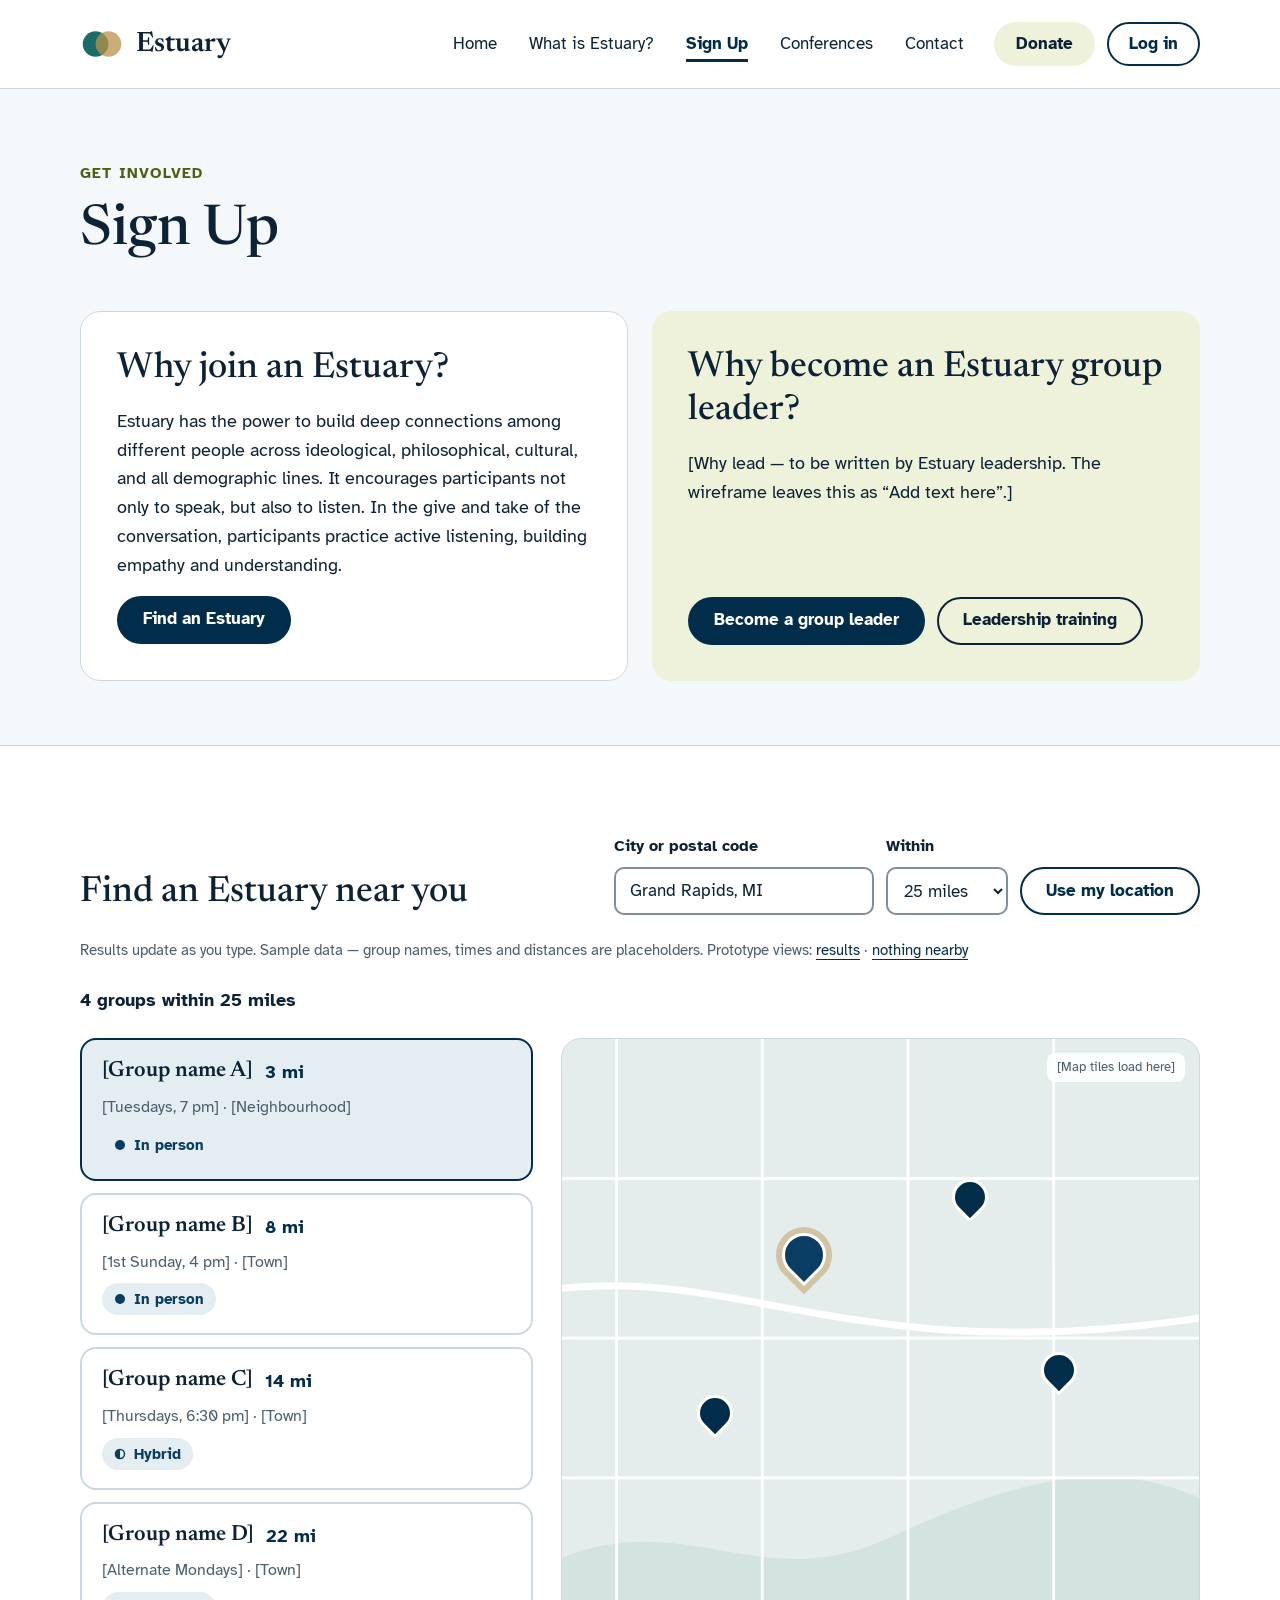
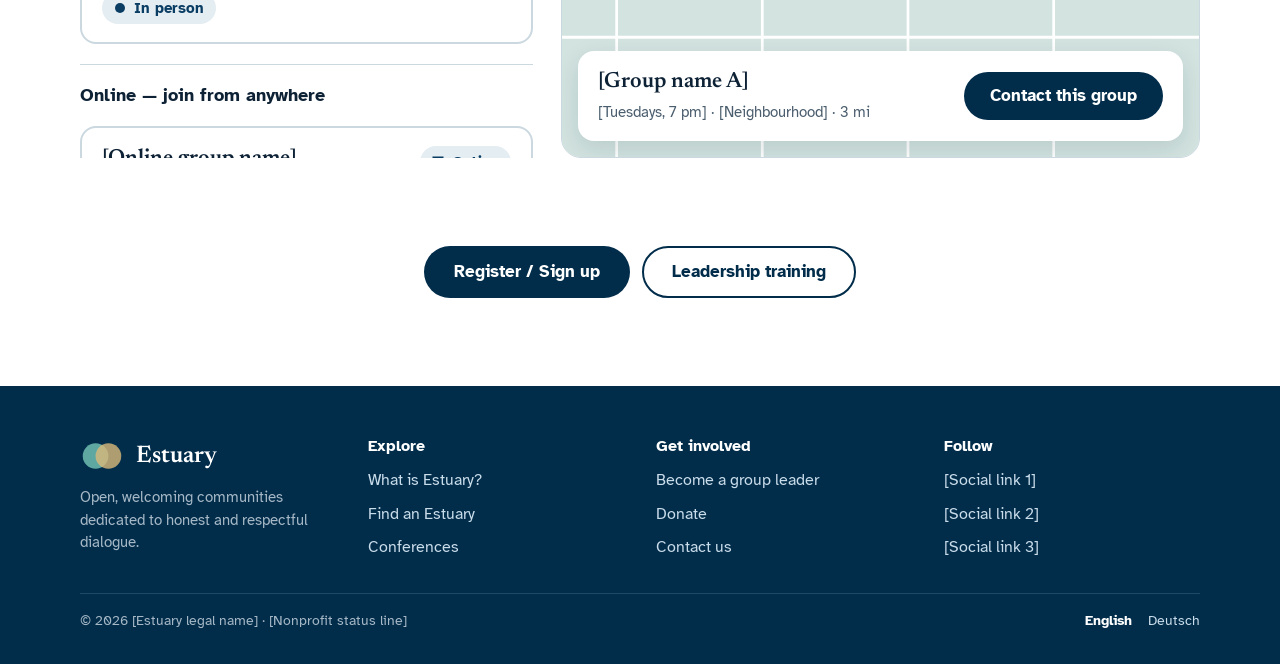
<file: design/prototype/sign-up.html>
<!doctype html>
<html lang="en">
<head>
  <meta charset="utf-8">
  <meta name="viewport" content="width=device-width, initial-scale=1">
  <title>Sign Up and find a group · Estuary</title>
  <meta name="description" content="Join an Estuary group near you or become a group leader.">
  <meta name="robots" content="noindex">
  <link rel="preconnect" href="https://fonts.googleapis.com">
  <link rel="preconnect" href="https://fonts.gstatic.com" crossorigin>
  <link rel="stylesheet" href="https://fonts.googleapis.com/css2?family=Atkinson+Hyperlegible:ital,wght@0,400;0,700;1,400&amp;family=IBM+Plex+Mono:wght@400;500&amp;family=Newsreader:ital,opsz,wght@0,6..72,400..700;1,6..72,400&amp;display=swap">
  <link rel="stylesheet" href="../tokens/tokens.css">
  <link rel="stylesheet" href="assets/site.css">
  <script src="assets/site.js" defer></script>
</head>
<body>
<div class="page">
  <a class="skip-link" href="#main">Skip to content</a>
  <header class="site-header">
    <div class="container site-header__bar">
      <a class="brand" href="index.html" aria-label="Estuary home">
        <svg class="brand__mark" viewBox="0 0 48 32" aria-hidden="true"><circle cx="17" cy="16" r="14" fill="#1B6B67"/><circle cx="31" cy="16" r="14" fill="#B8914A" fill-opacity="0.75"/></svg>
        <span class="brand__word">Estuary</span>
      </a>
      <button class="nav-toggle" type="button" aria-expanded="false" aria-controls="site-nav">
        <svg width="18" height="18" viewBox="0 0 18 18" aria-hidden="true"><path d="M2 4.5h14M2 9h14M2 13.5h14" stroke="currentColor" stroke-width="2" stroke-linecap="round"/></svg>
        <span class="nav-toggle__label">Menu</span>
      </button>
      <nav class="site-nav" id="site-nav" aria-label="Main">
        <a class="site-nav__link" href="index.html">Home</a>
        <a class="site-nav__link" href="what-is-estuary.html">What is Estuary?</a>
        <a class="site-nav__link" href="sign-up.html" aria-current="page">Sign Up</a>
        <a class="site-nav__link" href="conferences.html">Conferences</a>
        <a class="site-nav__link" href="contact.html">Contact</a>
        <div class="site-nav__actions">
          <a class="btn btn--welcome" href="donate.html">Donate</a>
          <a class="btn btn--secondary" href="account.html">Log in</a>
        </div>
      </nav>
    </div>
  </header>
  <main id="main">
    <div class="container page-head stack">
      <span class="eyebrow">Get involved</span>
      <h1 class="display">Sign Up</h1>
    </div>

    <section style="padding-bottom: var(--space-8)">
      <div class="container grid-2">
        <div class="card card--roomy stack">
          <h2 class="h2">Why join an Estuary?</h2>
          <p>Estuary has the power to build deep connections among different people across ideological, philosophical, cultural, and all demographic lines. It encourages participants not only to speak, but also to listen. In the give and take of the conversation, participants practice active listening, building empathy and understanding.</p>
          <a class="btn btn--primary" href="#find" style="align-self: flex-start; margin-top: auto">Find an Estuary</a>
        </div>
        <div class="card card--welcome card--roomy stack" id="lead">
          <h2 class="h2">Why become an Estuary group leader?</h2>
          <p>[Why lead — to be written by Estuary leadership. The wireframe leaves this as “Add text here”.]</p>
          <div class="row" style="margin-top: auto">
            <a class="btn btn--dark" href="#">Become a group leader</a>
            <a class="btn btn--outline-ink" href="#">Leadership training</a>
          </div>
        </div>
      </div>
    </section>

    <section class="section section--surface" id="find" style="border-bottom: 0">
      <div class="container stack stack--lg">
        <div class="row" style="justify-content: space-between; align-items: flex-end; gap: var(--space-5)">
          <h2 class="h2">Find an Estuary near you</h2>
          <form class="row" role="search" aria-label="Find an Estuary" style="align-items: flex-end">
            <div class="field">
              <label class="field__label" for="s-loc">City or postal code</label>
              <input class="field__input" id="s-loc" type="text" value="Grand Rapids, MI" style="width: 260px; max-width: 100%">
            </div>
            <div class="field">
              <label class="field__label" for="s-rad">Within</label>
              <select class="field__select" id="s-rad"><option>25 miles</option><option>50 miles</option><option>100 miles</option></select>
            </div>
            <button class="btn btn--secondary" type="button">Use my location</button>
          </form>
        </div>
        <p class="small muted">Results update as you type. Sample data — group names, times and distances are placeholders. Prototype views: <a href="?results=some#find" data-results-link="some">results</a> · <a href="?results=none#find" data-results-link="none">nothing nearby</a></p>

        <div class="row" id="finder-count" style="justify-content: space-between">
          <strong>4 groups within 25 miles</strong>
          <button class="btn btn--secondary finder__map-toggle" type="button" id="map-toggle" aria-controls="finder-map" aria-expanded="false">Show map</button>
        </div>

        <div class="finder" id="finder">
          <div class="finder__list">
            <button class="group-card" type="button" aria-pressed="true" data-name="[Group name A]" data-meta="[Tuesdays, 7 pm] · [Neighbourhood] · 3 mi">
              <span class="group-card__top"><span class="group-card__name">[Group name A]</span><span class="group-card__dist">3 mi</span></span>
              <span class="group-card__meta">[Tuesdays, 7 pm] · [Neighbourhood]</span>
              <span class="badge"><svg viewBox="0 0 12 12" aria-hidden="true"><circle cx="6" cy="6" r="5" fill="currentColor"/></svg>In person</span>
            </button>
            <button class="group-card" type="button" aria-pressed="false" data-name="[Group name B]" data-meta="[1st Sunday, 4 pm] · [Town] · 8 mi">
              <span class="group-card__top"><span class="group-card__name">[Group name B]</span><span class="group-card__dist">8 mi</span></span>
              <span class="group-card__meta">[1st Sunday, 4 pm] · [Town]</span>
              <span class="badge"><svg viewBox="0 0 12 12" aria-hidden="true"><circle cx="6" cy="6" r="5" fill="currentColor"/></svg>In person</span>
            </button>
            <button class="group-card" type="button" aria-pressed="false" data-name="[Group name C]" data-meta="[Thursdays, 6:30 pm] · [Town] · 14 mi">
              <span class="group-card__top"><span class="group-card__name">[Group name C]</span><span class="group-card__dist">14 mi</span></span>
              <span class="group-card__meta">[Thursdays, 6:30 pm] · [Town]</span>
              <span class="badge"><svg viewBox="0 0 12 12" aria-hidden="true"><path d="M6 1a5 5 0 0 0 0 10z" fill="currentColor"/><circle cx="6" cy="6" r="4.5" fill="none" stroke="currentColor" stroke-width="1.5"/></svg>Hybrid</span>
            </button>
            <button class="group-card" type="button" aria-pressed="false" data-name="[Group name D]" data-meta="[Alternate Mondays] · [Town] · 22 mi">
              <span class="group-card__top"><span class="group-card__name">[Group name D]</span><span class="group-card__dist">22 mi</span></span>
              <span class="group-card__meta">[Alternate Mondays] · [Town]</span>
              <span class="badge"><svg viewBox="0 0 12 12" aria-hidden="true"><circle cx="6" cy="6" r="5" fill="currentColor"/></svg>In person</span>
            </button>
            <div class="stack" style="margin-top: var(--space-2); padding-top: var(--space-4); border-top: 1px solid var(--color-line)">
              <strong>Online — join from anywhere</strong>
              <div class="group-card" style="cursor: default">
                <span class="group-card__top"><span class="group-card__name">[Online group name]</span><span class="badge"><svg viewBox="0 0 12 12" aria-hidden="true"><rect x="1.5" y="1.5" width="9" height="9" fill="none" stroke="currentColor" stroke-width="2"/></svg>Online</span></span>
                <span class="group-card__meta">[Day, time, time zone]</span>
              </div>
            </div>
          </div>

          <div class="map" id="finder-map">
            <svg class="map__art" viewBox="0 0 700 720" preserveAspectRatio="none" aria-hidden="true">
              <path d="M0 520 C140 470 220 560 360 500 S600 420 700 460 L700 720 L0 720 Z" fill="#D2E3E0"/>
              <path d="M60 0 L60 720 M220 0 L220 720 M380 0 L380 720 M540 0 L540 720 M0 140 L700 140 M0 300 L700 300 M0 440 L700 440 M0 600 L700 600" stroke="#FFFFFF" stroke-width="3"/>
              <path d="M0 250 C200 230 330 330 700 280" stroke="#FFFFFF" stroke-width="7" fill="none"/>
            </svg>
            <button class="map__pin" type="button" aria-pressed="true" aria-label="[Group name A], 3 miles" style="left: 38%; top: 30%"></button>
            <button class="map__pin" type="button" aria-pressed="false" aria-label="[Group name B], 8 miles" style="left: 64%; top: 22%"></button>
            <button class="map__pin" type="button" aria-pressed="false" aria-label="[Group name C], 14 miles" style="left: 24%; top: 52%"></button>
            <button class="map__pin" type="button" aria-pressed="false" aria-label="[Group name D], 22 miles" style="left: 78%; top: 46%"></button>
            <span class="map__tiles-note">[Map tiles load here]</span>
            <div class="map__selected" aria-live="polite">
              <div class="stack" style="gap: 4px">
                <span class="group-card__name" id="map-selected-name">[Group name A]</span>
                <span class="small muted" id="map-selected-meta">[Tuesdays, 7 pm] · [Neighbourhood] · 3 mi</span>
              </div>
              <a class="btn btn--primary" href="contact.html">Contact this group</a>
            </div>
          </div>
        </div>

        <div class="grid-2" id="finder-empty" hidden>
          <div class="card card--welcome card--roomy stack">
            <h3 class="h2" style="font-size: 1.875rem">No estuaries within 25 miles yet — the closest is in [City], [distance] away.</h3>
            <div class="group-card" style="cursor: default; border-color: var(--color-ink)">
              <span class="group-card__top"><span class="group-card__name">[Nearest group]</span><span class="group-card__dist">[distance]</span></span>
              <span class="group-card__meta">[Day, time] · [City]</span>
            </div>
            <p>Tell us you're interested and we'll let you know when one starts near you. Or start one yourself.</p>
            <div class="row">
              <a class="btn btn--primary" href="#">Let me know</a>
              <a class="btn btn--outline-ink" href="#lead">Start a group here</a>
            </div>
          </div>
          <div class="card card--roomy stack">
            <h3 class="h3">Trained leaders nearby</h3>
            <p class="muted">[Count] people near you have finished leadership training but haven't started a group yet. You can send them a message — they choose whether to reply.</p>
            <a href="contact.html" style="font-weight: 700">See leaders nearby</a>
          </div>
        </div>
      </div>
    </section>

    <section style="padding-bottom: 88px; background: var(--color-surface)">
      <div class="container row" style="justify-content: center">
        <a class="btn btn--primary btn--lg" href="account.html">Register / Sign up</a>
        <a class="btn btn--secondary btn--lg" href="#">Leadership training</a>
      </div>
    </section>
  </main>
  <footer class="site-footer">
    <div class="container">
      <div class="site-footer__cols">
        <div class="site-footer__col site-footer__about">
          <a class="brand" href="index.html" aria-label="Estuary home">
            <svg class="brand__mark" viewBox="0 0 48 32" aria-hidden="true"><circle cx="17" cy="16" r="14" fill="#5FA8A2"/><circle cx="31" cy="16" r="14" fill="#D9B97A" fill-opacity="0.8"/></svg>
            <span class="brand__word">Estuary</span>
          </a>
          <p class="small" style="color: var(--color-on-navy-muted)">Open, welcoming communities dedicated to honest and respectful dialogue.</p>
        </div>
        <nav class="site-footer__col" aria-label="Explore">
          <span class="site-footer__heading">Explore</span>
          <a href="what-is-estuary.html">What is Estuary?</a>
          <a href="sign-up.html#find">Find an Estuary</a>
          <a href="conferences.html">Conferences</a>
        </nav>
        <nav class="site-footer__col" aria-label="Get involved">
          <span class="site-footer__heading">Get involved</span>
          <a href="sign-up.html#lead">Become a group leader</a>
          <a href="donate.html">Donate</a>
          <a href="contact.html">Contact us</a>
        </nav>
        <div class="site-footer__col">
          <span class="site-footer__heading">Follow</span>
          <a href="#">[Social link 1]</a>
          <a href="#">[Social link 2]</a>
          <a href="#">[Social link 3]</a>
        </div>
      </div>
      <div class="site-footer__base">
        <span>© 2026 [Estuary legal name] · [Nonprofit status line]</span>
        <span class="lang-switch"><a href="#" lang="en" aria-current="true">English</a><a href="#" lang="de" hreflang="de">Deutsch</a></span>
      </div>
    </div>
  </footer>
</div>
</body>
</html>
</file>
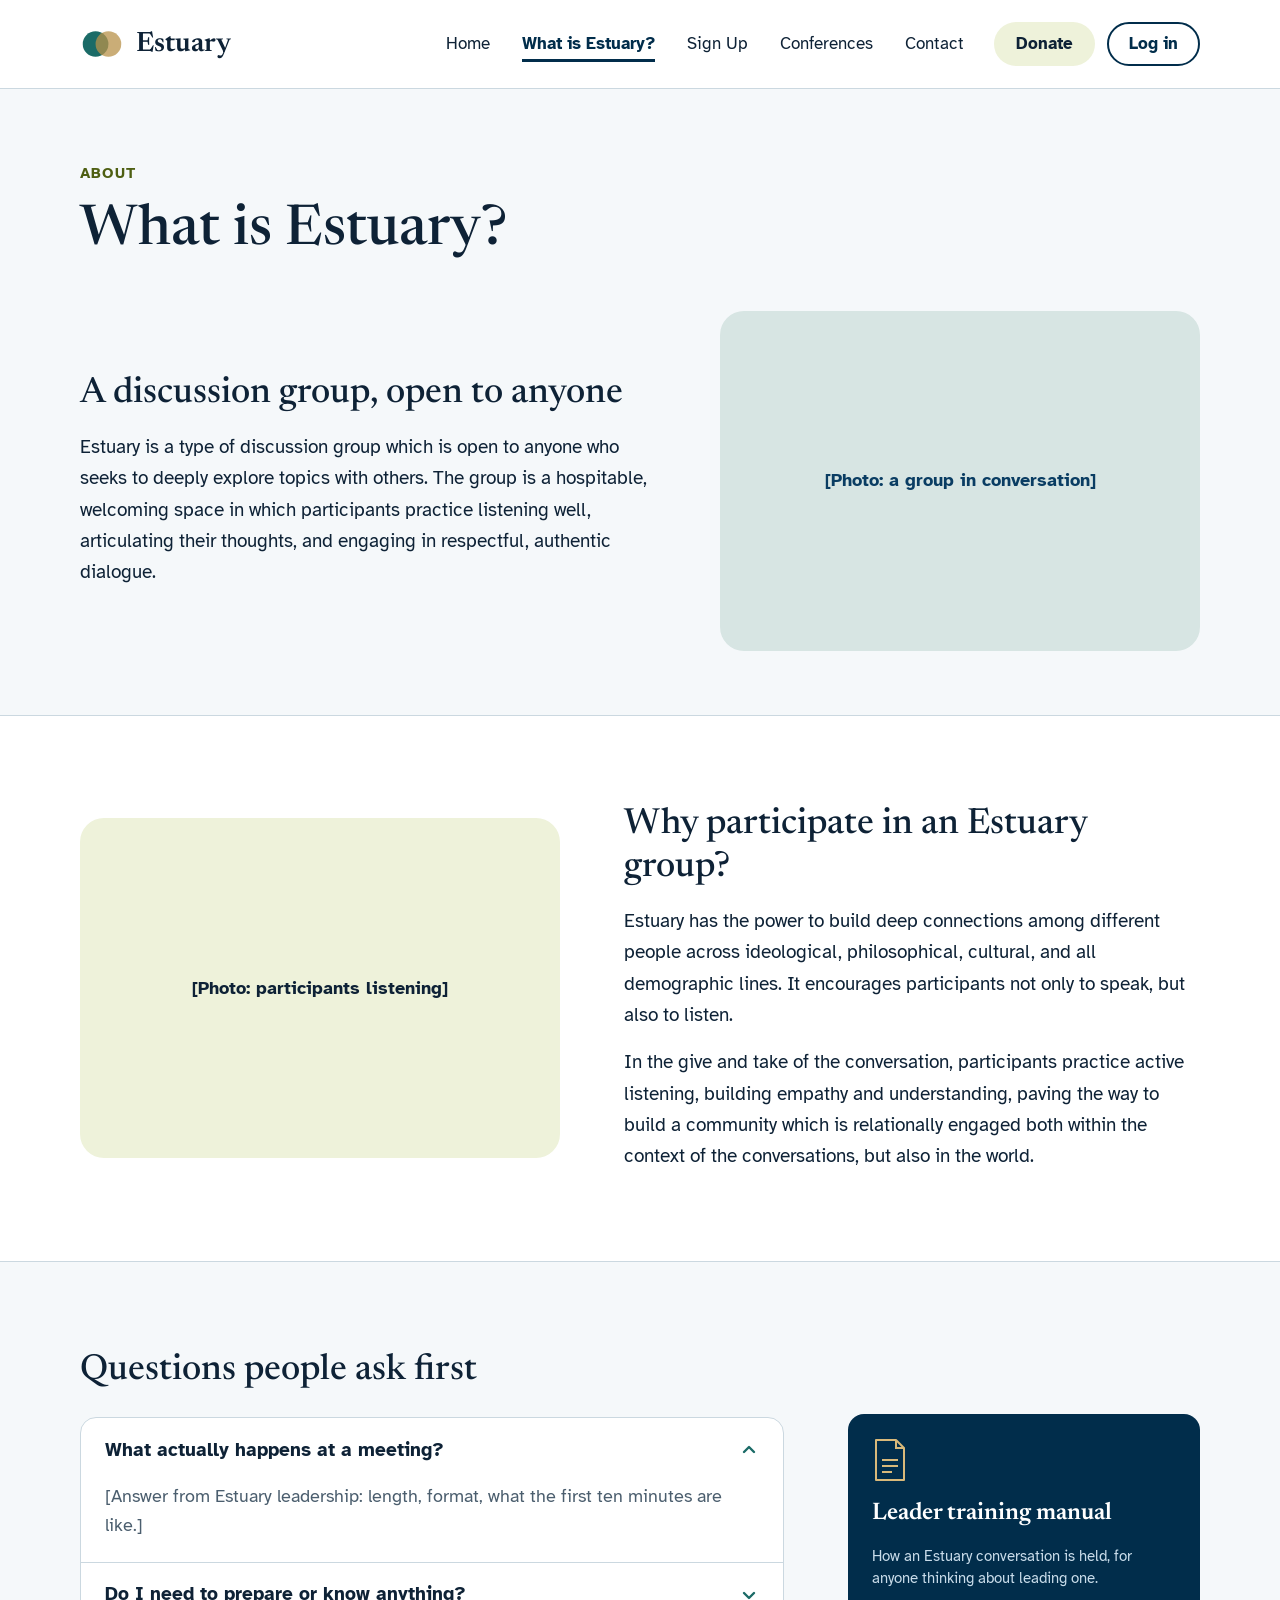
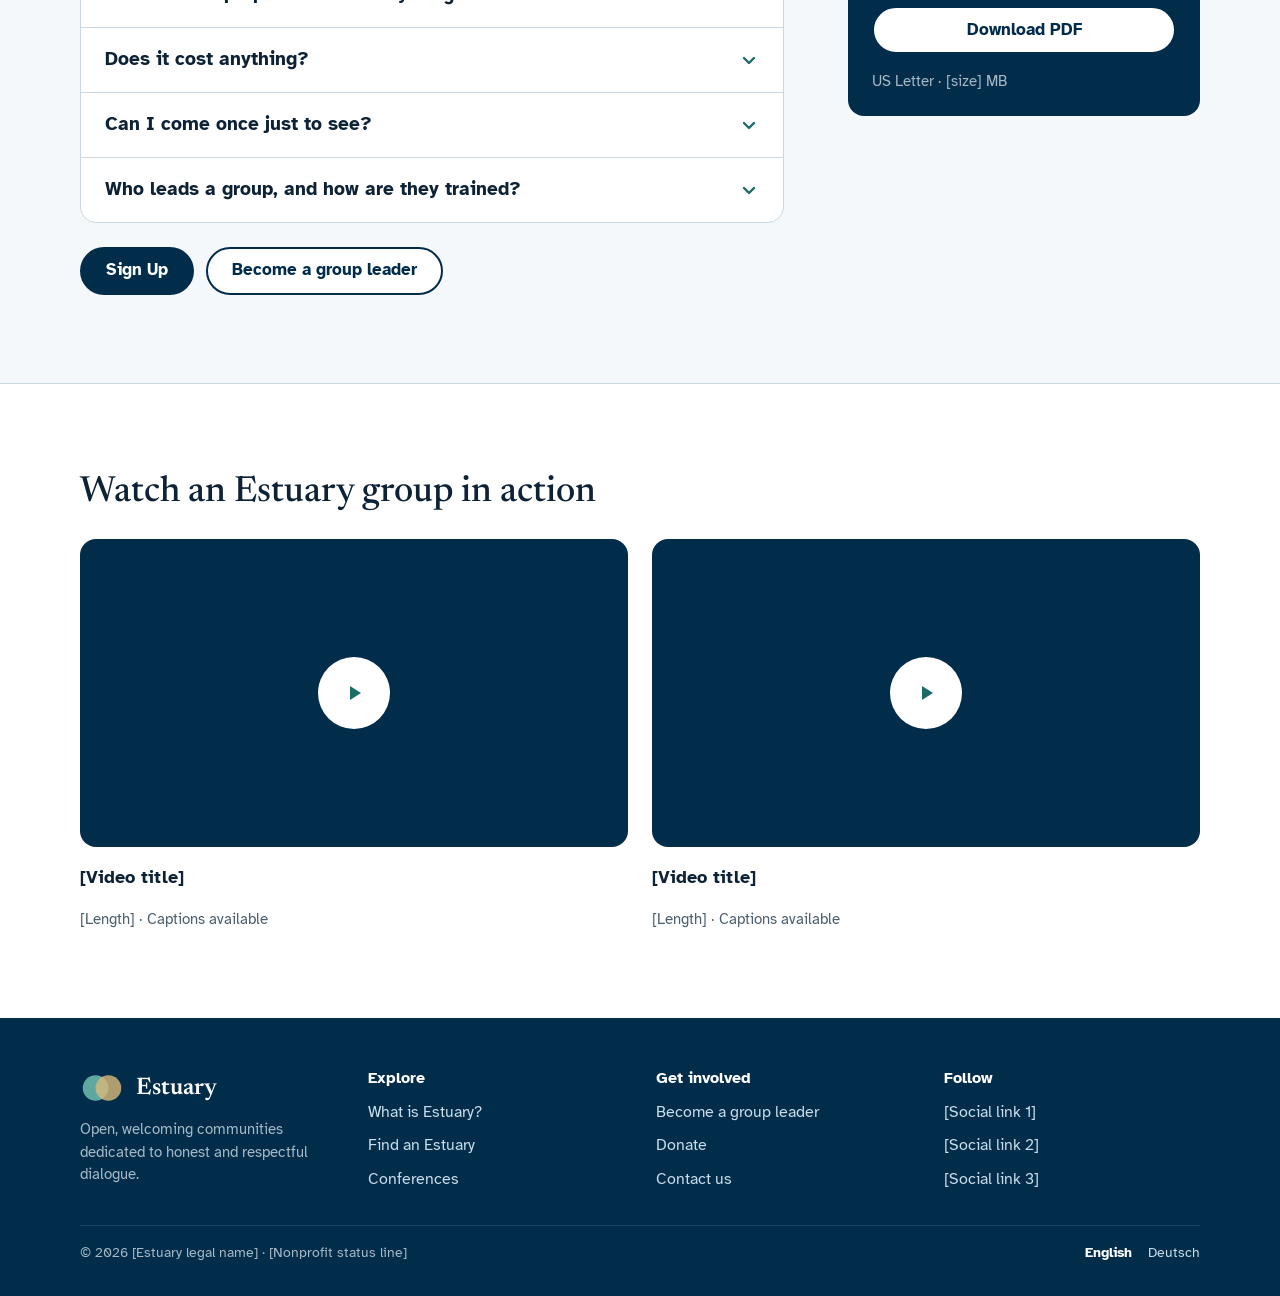
<file: design/prototype/what-is-estuary.html>
<!doctype html>
<html lang="en">
<head>
  <meta charset="utf-8">
  <meta name="viewport" content="width=device-width, initial-scale=1">
  <title>What is Estuary? · Estuary</title>
  <meta name="description" content="What an Estuary discussion group is, why people take part, and answers to common questions.">
  <meta name="robots" content="noindex">
  <link rel="preconnect" href="https://fonts.googleapis.com">
  <link rel="preconnect" href="https://fonts.gstatic.com" crossorigin>
  <link rel="stylesheet" href="https://fonts.googleapis.com/css2?family=Atkinson+Hyperlegible:ital,wght@0,400;0,700;1,400&amp;family=IBM+Plex+Mono:wght@400;500&amp;family=Newsreader:ital,opsz,wght@0,6..72,400..700;1,6..72,400&amp;display=swap">
  <link rel="stylesheet" href="../tokens/tokens.css">
  <link rel="stylesheet" href="assets/site.css">
  <script src="assets/site.js" defer></script>
</head>
<body>
<div class="page">
  <a class="skip-link" href="#main">Skip to content</a>
  <header class="site-header">
    <div class="container site-header__bar">
      <a class="brand" href="index.html" aria-label="Estuary home">
        <svg class="brand__mark" viewBox="0 0 48 32" aria-hidden="true"><circle cx="17" cy="16" r="14" fill="#1B6B67"/><circle cx="31" cy="16" r="14" fill="#B8914A" fill-opacity="0.75"/></svg>
        <span class="brand__word">Estuary</span>
      </a>
      <button class="nav-toggle" type="button" aria-expanded="false" aria-controls="site-nav">
        <svg width="18" height="18" viewBox="0 0 18 18" aria-hidden="true"><path d="M2 4.5h14M2 9h14M2 13.5h14" stroke="currentColor" stroke-width="2" stroke-linecap="round"/></svg>
        <span class="nav-toggle__label">Menu</span>
      </button>
      <nav class="site-nav" id="site-nav" aria-label="Main">
        <a class="site-nav__link" href="index.html">Home</a>
        <a class="site-nav__link" href="what-is-estuary.html" aria-current="page">What is Estuary?</a>
        <a class="site-nav__link" href="sign-up.html">Sign Up</a>
        <a class="site-nav__link" href="conferences.html">Conferences</a>
        <a class="site-nav__link" href="contact.html">Contact</a>
        <div class="site-nav__actions">
          <a class="btn btn--welcome" href="donate.html">Donate</a>
          <a class="btn btn--secondary" href="account.html">Log in</a>
        </div>
      </nav>
    </div>
  </header>
  <main id="main">
    <div class="container page-head stack">
      <span class="eyebrow">About</span>
      <h1 class="display">What is Estuary?</h1>
    </div>

    <section style="padding-bottom: var(--space-8)">
      <div class="container split">
        <div class="stack">
          <h2 class="h2">A discussion group, open to anyone</h2>
          <p class="measure" style="font-size: 1.1875rem; line-height: 1.65">Estuary is a type of discussion group which is open to anyone who seeks to deeply explore topics with others. The group is a hospitable, welcoming space in which participants practice listening well, articulating their thoughts, and engaging in respectful, authentic dialogue.</p>
        </div>
        <div class="placeholder-media placeholder-media--tall">[Photo: a group in conversation]</div>
      </div>
    </section>

    <section class="section section--surface">
      <div class="container split split--media-first">
        <div class="placeholder-media placeholder-media--warm placeholder-media--tall">[Photo: participants listening]</div>
        <div class="stack">
          <h2 class="h2">Why participate in an Estuary group?</h2>
          <p class="measure" style="font-size: 1.1875rem; line-height: 1.65">Estuary has the power to build deep connections among different people across ideological, philosophical, cultural, and all demographic lines. It encourages participants not only to speak, but also to listen.</p>
          <p class="measure" style="font-size: 1.1875rem; line-height: 1.65">In the give and take of the conversation, participants practice active listening, building empathy and understanding, paving the way to build a community which is relationally engaged both within the context of the conversations, but also in the world.</p>
        </div>
      </div>
    </section>

    <section class="section">
      <div class="container split split--top split--wide-narrow">
        <div class="stack stack--lg">
          <h2 class="h2">Questions people ask first</h2>
          <div class="faq">
            <details class="faq__item" open>
              <summary class="faq__q">What actually happens at a meeting?<svg class="faq__chevron" width="20" height="20" viewBox="0 0 20 20" aria-hidden="true"><path d="m5 8 5 5 5-5" fill="none" stroke="#1B6B67" stroke-width="2.4" stroke-linecap="round" stroke-linejoin="round"/></svg></summary>
              <p class="faq__a">[Answer from Estuary leadership: length, format, what the first ten minutes are like.]</p>
            </details>
            <details class="faq__item">
              <summary class="faq__q">Do I need to prepare or know anything?<svg class="faq__chevron" width="20" height="20" viewBox="0 0 20 20" aria-hidden="true"><path d="m5 8 5 5 5-5" fill="none" stroke="#1B6B67" stroke-width="2.4" stroke-linecap="round" stroke-linejoin="round"/></svg></summary>
              <p class="faq__a">[Answer from Estuary leadership.]</p>
            </details>
            <details class="faq__item">
              <summary class="faq__q">Does it cost anything?<svg class="faq__chevron" width="20" height="20" viewBox="0 0 20 20" aria-hidden="true"><path d="m5 8 5 5 5-5" fill="none" stroke="#1B6B67" stroke-width="2.4" stroke-linecap="round" stroke-linejoin="round"/></svg></summary>
              <p class="faq__a">[Answer from Estuary leadership.]</p>
            </details>
            <details class="faq__item">
              <summary class="faq__q">Can I come once just to see?<svg class="faq__chevron" width="20" height="20" viewBox="0 0 20 20" aria-hidden="true"><path d="m5 8 5 5 5-5" fill="none" stroke="#1B6B67" stroke-width="2.4" stroke-linecap="round" stroke-linejoin="round"/></svg></summary>
              <p class="faq__a">[Answer from Estuary leadership.]</p>
            </details>
            <details class="faq__item">
              <summary class="faq__q">Who leads a group, and how are they trained?<svg class="faq__chevron" width="20" height="20" viewBox="0 0 20 20" aria-hidden="true"><path d="m5 8 5 5 5-5" fill="none" stroke="#1B6B67" stroke-width="2.4" stroke-linecap="round" stroke-linejoin="round"/></svg></summary>
              <p class="faq__a">[Answer from Estuary leadership.]</p>
            </details>
          </div>
          <div class="row">
            <a class="btn btn--primary" href="sign-up.html">Sign Up</a>
            <a class="btn btn--secondary" href="sign-up.html#lead">Become a group leader</a>
          </div>
        </div>
        <aside class="card card--deep stack offset-top">
          <svg width="36" height="44" viewBox="0 0 36 44" aria-hidden="true"><path d="M4 2h20l8 8v32H4z" fill="none" stroke="#D9B97A" stroke-width="2" stroke-linejoin="round"/><path d="M24 2v8h8M10 22h16M10 28h16M10 34h10" fill="none" stroke="#D9B97A" stroke-width="2"/></svg>
          <h2 class="h3">Leader training manual</h2>
          <p class="small">How an Estuary conversation is held, for anyone thinking about leading one.</p>
          <a class="btn btn--secondary" href="#">Download PDF</a>
          <span class="small" style="color: var(--color-on-navy-muted)">US Letter · [size] MB</span>
        </aside>
      </div>
    </section>

    <section class="section section--surface" style="border-bottom: 0">
      <div class="container stack stack--lg">
        <h2 class="h2">Watch an Estuary group in action</h2>
        <div class="grid-2">
          <div class="stack">
            <div class="video"><button class="video__play" type="button" aria-label="Play recorded Estuary, part one"><svg width="24" height="24" viewBox="0 0 24 24" aria-hidden="true"><path d="M8 5v14l11-7z" fill="#1B6B67"/></svg></button></div>
            <strong>[Video title]</strong>
            <span class="small muted">[Length] · Captions available</span>
          </div>
          <div class="stack">
            <div class="video"><button class="video__play" type="button" aria-label="Play recorded Estuary, part two"><svg width="24" height="24" viewBox="0 0 24 24" aria-hidden="true"><path d="M8 5v14l11-7z" fill="#1B6B67"/></svg></button></div>
            <strong>[Video title]</strong>
            <span class="small muted">[Length] · Captions available</span>
          </div>
        </div>
      </div>
    </section>
  </main>
  <footer class="site-footer">
    <div class="container">
      <div class="site-footer__cols">
        <div class="site-footer__col site-footer__about">
          <a class="brand" href="index.html" aria-label="Estuary home">
            <svg class="brand__mark" viewBox="0 0 48 32" aria-hidden="true"><circle cx="17" cy="16" r="14" fill="#5FA8A2"/><circle cx="31" cy="16" r="14" fill="#D9B97A" fill-opacity="0.8"/></svg>
            <span class="brand__word">Estuary</span>
          </a>
          <p class="small" style="color: var(--color-on-navy-muted)">Open, welcoming communities dedicated to honest and respectful dialogue.</p>
        </div>
        <nav class="site-footer__col" aria-label="Explore">
          <span class="site-footer__heading">Explore</span>
          <a href="what-is-estuary.html">What is Estuary?</a>
          <a href="sign-up.html#find">Find an Estuary</a>
          <a href="conferences.html">Conferences</a>
        </nav>
        <nav class="site-footer__col" aria-label="Get involved">
          <span class="site-footer__heading">Get involved</span>
          <a href="sign-up.html#lead">Become a group leader</a>
          <a href="donate.html">Donate</a>
          <a href="contact.html">Contact us</a>
        </nav>
        <div class="site-footer__col">
          <span class="site-footer__heading">Follow</span>
          <a href="#">[Social link 1]</a>
          <a href="#">[Social link 2]</a>
          <a href="#">[Social link 3]</a>
        </div>
      </div>
      <div class="site-footer__base">
        <span>© 2026 [Estuary legal name] · [Nonprofit status line]</span>
        <span class="lang-switch"><a href="#" lang="en" aria-current="true">English</a><a href="#" lang="de" hreflang="de">Deutsch</a></span>
      </div>
    </div>
  </footer>
</div>
</body>
</html>
</file>
<file: design/tokens/tokens.css>
/*
 * Estuary design tokens — 18 Oct 2026, per design/design-system.md.
 * Source of truth for colour, type, space and shape. tokens.json mirrors
 * these values; change both together. Contrast ratios are WCAG 2.1,
 * computed against the background named in each comment.
 * Palette comes from the logo: estuary navy #012D4B and reed green #7F991D.
 */
:root {
  /* Ground and ink */
  --color-ground: #F5F8FA;        /* page background */
  --color-surface: #FFFFFF;       /* cards, header, fields */
  --color-mist: #E4EDF2;          /* alternate bands, selected rows; navy on it 12.0:1 */
  --color-ink: #0E2236;           /* body text; 16.1:1 on white, 15.1:1 on ground */
  --color-ink-muted: #4B5E6E;     /* secondary text; 6.7:1 on white */
  --color-line: #CBD8E0;          /* dividers, card edges; decorative only */
  --color-field-edge: #7D8F9C;    /* input outlines; 3.3:1 on white */

  /* Primary: estuary navy (logo) */
  --color-navy: #012D4B;          /* headings, primary buttons, header, footer, focus; 14.2:1 on white, white on it 14.2:1 */
  --color-navy-hover: #0A3D63;    /* primary hover; white on it 11.3:1 */
  --color-navy-pressed: #00213A;  /* primary pressed; white on it 16.4:1 */
  --color-link: #1D5A85;          /* channel blue, links in running text; 7.4:1 on white */

  /* Accent: reed green (logo). Sparingly */
  --color-reed: #7F991D;          /* logo, rules, map pins; 3.2:1, never text or a fill behind text */
  --color-reed-deep: #4E5F12;     /* eyebrows, welcome button; 7.1:1 on white, white on it 7.1:1 */
  --color-reed-mist: #EEF2DA;     /* welcome bands, empty-state invitation; ink on it 14.1:1 */

  /* On navy (header band, footer) */
  --color-on-navy: #C9DCEA;       /* 10.1:1 on navy */
  --color-on-navy-muted: #A6B8C6; /* 7.9:1 on navy */
  --color-navy-rule: #1F4766;     /* rules on navy */
  --color-reed-on-navy: #B5CC55;  /* logo accent and focus ring on navy; 7.9:1 */

  /* Status only; never used as a brand colour */
  --color-success: #2E6B45;       /* 6.4:1 on white */
  --color-warning: #8A5A00;       /* 5.9:1 on white */
  --color-danger: #A4281F;        /* 7.2:1 on white */

  /* Type */
  --font-display: 'Newsreader', Georgia, serif;
  --font-body: 'Atkinson Hyperlegible', system-ui, sans-serif;
  --font-mono: 'IBM Plex Mono', ui-monospace, monospace;

  --text-display: 3.5rem;   /* 56 (36 on phones), line-height 1.1, weight 500 */
  --text-h1: 2.75rem;       /* 44 (32 on phones), 1.15, 500; every page except home */
  --text-h2: 2.25rem;       /* 36 (28), 1.2, 500 */
  --text-h3: 1.5rem;        /* 24 (22), 1.3, 600 */
  --text-lede: 1.25rem;     /* 20, 1.6 */
  --text-body: 1.125rem;    /* 18, 1.6; never below 16px */
  --text-control: 1.0625rem;/* 17, buttons, labels, inputs (stops iOS zoom) */
  --text-small: 0.9375rem;  /* 15, 1.5; small bold is 15/700/1.4 */
  --text-eyebrow: 0.875rem; /* 14, bold, capitals, 0.08em tracking, reed-deep */
  --text-data: 0.875rem;    /* 14, mono, admin and data only */
  --leading-tight: 1.1;
  --leading-heading: 1.2;
  --leading-body: 1.6;
  --measure: 65ch;

  /* Space: 4px base */
  --space-1: 4px;
  --space-2: 8px;
  --space-3: 12px;
  --space-4: 16px;
  --space-5: 24px;
  --space-6: 32px;
  --space-7: 48px;
  --space-8: 64px;
  --space-9: 96px;

  /* Shape */
  --radius-field: 10px;
  --radius-card: 16px;
  --radius-panel: 24px;
  --radius-pill: 999px;
  --shadow-raised: 0 8px 24px rgba(1, 45, 75, 0.08);

  /* Layout */
  --container: 1120px;
  --gutter: 24px;
  --page-margin: 16px;      /* phone; 80px from 1024px up */
  --target-min: 44px;       /* minimum touch target */
  --control-height: 48px;
  --focus-ring: 3px solid var(--color-navy);
}

/*
 * Dark theme values (design-system.md#dark-theme), not wired in yet: the
 * prototype still hard-codes white on primary buttons. Ground #081C2C,
 * surface #0F2A3F, raised #163651, line #2A4A62, field edge #6F8BA0,
 * ink #E6EEF3, ink muted #A6B8C6, link #8CC4E8, primary #B5CC55 with
 * #081C2C text, reed mist #25331A, success #7FC79A, warning #E2B35C,
 * danger #F08A80. tokens.json carries them under color.dark.
 */
</file>
<file: design/prototype/assets/site.css>
/* Estuary prototype styles. Every value comes from ../../tokens/tokens.css. */

*, *::before, *::after { box-sizing: border-box; }

html { -webkit-text-size-adjust: 100%; }

body {
  margin: 0;
  background: var(--color-ground);
  color: var(--color-ink);
  font-family: var(--font-body);
  font-size: var(--text-body);
  line-height: var(--leading-body);
}

img, svg { display: block; }
a { color: var(--color-navy); text-underline-offset: 4px; }
a:hover { color: var(--color-navy-hover); }
:focus-visible { outline: var(--focus-ring); outline-offset: 3px; }
h1, h2, h3 { font-family: var(--font-display); margin: 0; }
p { margin: 0; }

@media (prefers-reduced-motion: reduce) {
  *, *::before, *::after { transition: none !important; animation: none !important; scroll-behavior: auto !important; }
}

[hidden] { display: none !important; }

.visually-hidden {
  position: absolute !important; width: 1px; height: 1px; overflow: hidden;
  clip: rect(0 0 0 0); white-space: nowrap;
}

.skip-link {
  position: absolute; left: var(--space-4); top: -100px; z-index: 10;
  background: var(--color-surface); padding: var(--space-3) var(--space-4); border-radius: var(--radius-field);
}
.skip-link:focus { top: var(--space-3); }

/* ---------- Layout ---------- */

.container {
  width: 100%;
  max-width: calc(var(--container) + 2 * var(--page-margin));
  margin: 0 auto;
  padding-inline: var(--page-margin);
}
@media (min-width: 1024px) {
  :root { --page-margin: 80px; }
}

.section { padding-block: var(--space-7); }
.section--surface { background: var(--color-surface); border-block: 1px solid var(--color-line); }
@media (min-width: 1024px) { .section { padding-block: 88px; } }

.stack { display: flex; flex-direction: column; gap: var(--space-4); }
.stack--lg { gap: var(--space-5); }
.row { display: flex; flex-wrap: wrap; gap: var(--space-3); align-items: center; }

.grid-2, .grid-3, .grid-4 { display: grid; gap: var(--space-5); grid-template-columns: minmax(0, 1fr); }
@media (min-width: 640px) {
  .grid-2, .grid-4 { grid-template-columns: repeat(2, minmax(0, 1fr)); }
}
@media (min-width: 1024px) {
  .grid-3 { grid-template-columns: repeat(3, minmax(0, 1fr)); }
  .grid-4 { grid-template-columns: repeat(4, minmax(0, 1fr)); }
}

/* Two-column split: text + media. Stacks under 1024. */
.split { display: grid; gap: var(--space-6); align-items: center; }
@media (min-width: 1024px) {
  .split { grid-template-columns: minmax(0, 6fr) minmax(0, 5fr); gap: var(--space-8); }
  .split--media-first { grid-template-columns: minmax(0, 5fr) minmax(0, 6fr); }
  .split--top { align-items: start; }
  .split--wide-narrow { grid-template-columns: minmax(0, 8fr) minmax(0, 4fr); }
  .split--sidebar { grid-template-columns: minmax(0, 4fr) minmax(0, 8fr); gap: var(--gutter); }
  .offset-top { margin-top: var(--space-8); }
  .offset-top--lg { margin-top: 128px; }
}

.measure { max-width: var(--measure); }

/* ---------- Type ---------- */

.eyebrow {
  font-size: var(--text-small); font-weight: 700; letter-spacing: 0.08em;
  text-transform: uppercase; color: var(--color-reed-deep);
}
.display { font-size: clamp(2.125rem, 5vw, var(--text-display)); line-height: var(--leading-tight); font-weight: 500; }
.h2 { font-size: clamp(1.75rem, 3.4vw, var(--text-h2)); line-height: var(--leading-heading); font-weight: 500; }
.h3 { font-size: var(--text-h3); line-height: 1.3; font-weight: 600; }
.lede { font-size: var(--text-lede); color: var(--color-ink-muted); }
.muted { color: var(--color-ink-muted); }
.small { font-size: var(--text-small); line-height: 1.5; }
.mono { font-family: var(--font-mono); font-size: var(--text-data); }

.page-head { padding-block: var(--space-7) var(--space-6); }
@media (min-width: 1024px) { .page-head { padding-block: 72px var(--space-7); } }

/* ---------- Header and navigation ---------- */

.site-header { background: var(--color-surface); border-bottom: 1px solid var(--color-line); position: relative; z-index: 5; }
.site-header__bar { display: flex; align-items: center; justify-content: space-between; min-height: 64px; gap: var(--space-4); }
@media (min-width: 1024px) { .site-header__bar { min-height: 88px; } }

.brand { display: inline-flex; align-items: center; gap: var(--space-3); min-height: var(--target-min); color: var(--color-ink); text-decoration: none; }
.brand:hover { color: var(--color-ink); }
.brand__word { font-family: var(--font-display); font-size: 1.75rem; font-weight: 600; }
.brand__mark { width: 44px; height: 30px; }

.nav-toggle {
  display: inline-flex; align-items: center; gap: var(--space-2);
  min-height: var(--target-min); padding: 0 14px;
  border: 2px solid var(--color-navy); border-radius: var(--radius-pill);
  background: var(--color-surface); color: var(--color-navy);
  font: 700 1rem var(--font-body); cursor: pointer;
}
.site-nav { display: none; }
.site-nav.is-open {
  display: flex; flex-direction: column; position: absolute; left: 0; right: 0; top: 100%;
  background: var(--color-surface); border-bottom: 1px solid var(--color-line);
  padding: var(--space-2) var(--page-margin) var(--space-5); box-shadow: 0 16px 24px rgba(15, 42, 46, 0.12);
}
.site-nav__link {
  display: flex; align-items: center; min-height: 52px; color: var(--color-ink);
  text-decoration: none; font-size: 1.1875rem; border-bottom: 1px solid var(--color-mist);
}
.site-nav__link[aria-current="page"] { color: var(--color-navy); font-weight: 700; }
.site-nav__actions { display: flex; gap: var(--space-3); margin-top: var(--space-3); }
.site-nav__actions .btn { flex: 1; }

@media (min-width: 1024px) {
  .nav-toggle { display: none; }
  .site-nav, .site-nav.is-open {
    display: flex; flex-direction: row; align-items: center; gap: var(--space-1);
    position: static; padding: 0; border: 0; box-shadow: none; background: none;
  }
  .site-nav__link { min-height: var(--target-min); padding: 0 14px; font-size: 1.0625rem; border: 0; }
  .site-nav__link[aria-current="page"] { text-decoration: underline; text-decoration-thickness: 3px; text-underline-offset: 10px; }
  .site-nav__actions { margin: 0 0 0 var(--space-3); }
  .site-nav__actions .btn { flex: none; min-height: var(--target-min); padding: 0 20px; }
}

/* ---------- Buttons ---------- */

.btn {
  display: inline-flex; align-items: center; justify-content: center; gap: var(--space-2);
  min-height: var(--control-height); padding: 0 var(--space-5);
  border-radius: var(--radius-pill); border: 2px solid transparent;
  font: 700 1.0625rem/1.2 var(--font-body); text-decoration: none; text-align: center;
  cursor: pointer; transition: background-color 0.15s, border-color 0.15s;
}
.btn--primary { background: var(--color-navy); color: #FFFFFF; }
.btn--primary:hover { background: var(--color-navy-hover); color: #FFFFFF; }
.btn--secondary { background: var(--color-surface); color: var(--color-navy); border-color: var(--color-navy); }
.btn--secondary:hover { background: var(--color-mist); color: var(--color-navy-hover); }
.btn--welcome { background: var(--color-reed-mist); color: var(--color-ink); }
.btn--welcome:hover { background: #E6D5AE; color: var(--color-ink); }
.btn--dark { background: var(--color-navy); color: #FFFFFF; }
.btn--dark:hover { background: #1C3F44; color: #FFFFFF; }
.btn--outline-ink { background: transparent; color: var(--color-ink); border-color: var(--color-ink); }
.btn--outline-ink:hover { background: rgba(15, 42, 46, 0.06); color: var(--color-ink); }
.btn--lg { min-height: 52px; padding: 0 28px; }
.btn--block { width: 100%; }
.btn--icon { width: var(--target-min); min-height: var(--target-min); padding: 0; }

.text-button {
  min-height: var(--target-min); padding: 0; border: 0; background: none;
  color: var(--color-navy); font: 700 1.0625rem var(--font-body);
  text-decoration: underline; text-underline-offset: 4px; cursor: pointer;
}

/* ---------- Cards, bands, media ---------- */

.card { background: var(--color-surface); border: 1px solid var(--color-line); border-radius: var(--radius-card); padding: var(--space-5); }
@media (min-width: 1024px) { .card--roomy { padding: 36px; border-radius: 20px; } }
.card--soft { background: var(--color-ground); border: 0; }
.card--welcome { background: var(--color-reed-mist); border: 0; }
.card--deep { background: var(--color-navy); color: var(--color-on-navy); border: 0; }
.card--deep h2, .card--deep h3 { color: #FFFFFF; }

.band-welcome {
  background: var(--color-reed-mist); border-radius: var(--radius-panel);
  padding: var(--space-6) var(--space-5); display: flex; flex-direction: column; gap: var(--space-5);
}
@media (min-width: 1024px) {
  .band-welcome { flex-direction: row; justify-content: space-between; align-items: center; padding: var(--space-7) 56px; }
}

.placeholder-media {
  position: relative; overflow: hidden; border-radius: var(--radius-panel);
  background: #D7E5E3; color: var(--color-navy-hover); font-weight: 700;
  display: flex; align-items: center; justify-content: center; text-align: center;
  min-height: 240px; padding: var(--space-5);
}
.placeholder-media--warm { background: var(--color-reed-mist); color: var(--color-ink); }
.placeholder-media--tall { min-height: 340px; }

.placeholder-box {
  border: 1px dashed var(--color-field-edge); border-radius: 12px; color: var(--color-ink-muted);
  min-height: 88px; display: flex; align-items: center; justify-content: center; font-size: var(--text-small);
}

/* Hero gallery */
.gallery__frame { min-height: 300px; align-items: flex-end; justify-content: flex-start; }
@media (min-width: 1024px) { .gallery__frame { min-height: 480px; } }
.gallery__shapes { position: absolute; inset: 0; width: 100%; height: 100%; }
.gallery__caption {
  position: relative; margin: var(--space-4); padding: var(--space-3) var(--space-4);
  border-radius: 12px; background: rgba(255, 255, 255, 0.92); color: var(--color-ink);
  font-weight: 400; font-size: var(--text-small); line-height: 1.45; text-align: left;
}
.gallery__controls { display: flex; justify-content: space-between; align-items: center; margin-top: var(--space-3); }
.gallery__dots { display: flex; gap: var(--space-2); }
.gallery__dot { width: 10px; height: 10px; border-radius: var(--radius-pill); background: var(--color-line); }
.gallery__dot.is-current { background: var(--color-navy); }
.gallery__buttons { display: flex; gap: var(--space-2); }

/* Search */
.search-card { background: var(--color-surface); border: 1px solid var(--color-line); border-radius: var(--radius-card); padding: var(--space-5); box-shadow: var(--shadow-raised); }
.search-card__row { display: flex; flex-wrap: wrap; gap: 10px; }
.search-card__row .field__input { flex: 1 1 220px; }

/* ---------- Forms ---------- */

.field { display: flex; flex-direction: column; gap: var(--space-2); }
.field__label, .fieldset__legend { font-weight: 700; font-size: 1rem; }
.fieldset { border: 0; margin: 0; padding: 0; }
.fieldset__legend { padding: 0; margin-bottom: var(--space-3); font-size: 1.125rem; }
.field__input, .field__select, .field__textarea {
  width: 100%; min-height: var(--control-height); padding: 0 14px;
  border: 2px solid var(--color-field-edge); border-radius: var(--radius-field);
  background: var(--color-surface); color: var(--color-ink);
  font: 1.0625rem/1.5 var(--font-body); /* 17px: phones do not zoom on focus */
}
.field__select { width: auto; padding: 0 12px; }
.field__textarea { padding: 12px 14px; resize: vertical; }
.field__help { font-size: 0.875rem; color: var(--color-ink-muted); }
.field__error { display: flex; gap: var(--space-2); align-items: center; color: var(--color-danger); font-size: var(--text-small); }
.field__input[aria-invalid="true"] { border-color: var(--color-danger); }

.check { display: flex; gap: var(--space-3); align-items: center; min-height: var(--target-min); font-size: 1.0625rem; cursor: pointer; }
.check input { width: 22px; height: 22px; accent-color: var(--color-navy); }

.chips { display: flex; flex-wrap: wrap; gap: 10px; }
.chip {
  min-height: var(--control-height); padding: 0 20px; border-radius: var(--radius-pill);
  border: 2px solid var(--color-field-edge); background: var(--color-surface); color: var(--color-ink);
  font: 700 1.0625rem var(--font-body); cursor: pointer;
}
.chip:hover { border-color: var(--color-navy); }
.chip[aria-pressed="true"] { background: var(--color-navy); border-color: var(--color-navy); color: #FFFFFF; }
.chip--square { border-radius: 12px; min-height: 56px; font-size: 1.1875rem; }
.chip--soft[aria-pressed="true"] { background: var(--color-mist); color: var(--color-ink); }

.confirmation { display: flex; flex-direction: column; gap: 14px; }

/* ---------- Badges and status ---------- */

.badge {
  display: inline-flex; gap: var(--space-2); align-items: center; align-self: flex-start;
  padding: 4px 12px; border-radius: var(--radius-pill);
  background: var(--color-mist); color: var(--color-navy-hover);
  font-size: var(--text-small); font-weight: 700;
}
.badge svg { width: 12px; height: 12px; }
.badge--preview { background: var(--color-reed-on-navy); color: var(--color-ink); font-size: 0.8125rem; padding: 2px 10px; }

.notice-bar { background: var(--color-navy); color: var(--color-on-navy); font-size: var(--text-small); padding-block: var(--space-3); }

/* ---------- FAQ (native details/summary) ---------- */

.faq { background: var(--color-surface); border: 1px solid var(--color-line); border-radius: var(--radius-card); overflow: hidden; }
.faq__item + .faq__item { border-top: 1px solid var(--color-line); }
.faq__q {
  list-style: none; display: flex; justify-content: space-between; align-items: center; gap: var(--space-4);
  min-height: 64px; padding: var(--space-4) var(--space-5); cursor: pointer;
  font-weight: 700; font-size: 1.1875rem;
}
.faq__q::-webkit-details-marker { display: none; }
.faq__q:hover { background: var(--color-ground); }
.faq__chevron { flex-shrink: 0; transition: transform 0.15s; }
.faq__item[open] .faq__chevron { transform: rotate(180deg); }
.faq__a { padding: 0 var(--space-5) 22px; color: var(--color-ink-muted); }

/* ---------- Group finder ---------- */

.finder { display: grid; gap: var(--space-5); }
@media (min-width: 1024px) {
  .finder { grid-template-columns: minmax(0, 5fr) minmax(0, 7fr); height: 720px; }
  .finder__list { overflow: auto; padding-right: var(--space-1); }
}
.finder__list { display: flex; flex-direction: column; gap: var(--space-3); }
.finder__map-toggle { display: inline-flex; }
@media (min-width: 1024px) { .finder__map-toggle { display: none; } }

.group-card {
  text-align: left; width: 100%; cursor: pointer; color: var(--color-ink);
  background: var(--color-surface); border: 2px solid var(--color-line); border-radius: var(--radius-card);
  padding: 18px 20px; display: flex; flex-direction: column; gap: var(--space-2); font: inherit;
}
.group-card:hover { border-color: var(--color-navy); }
.group-card[aria-pressed="true"] { background: var(--color-mist); border-color: var(--color-navy); }
.group-card__top { display: flex; justify-content: space-between; gap: var(--space-3); }
.group-card__name { font-family: var(--font-display); font-size: 1.375rem; font-weight: 600; line-height: 1.25; }
.group-card__dist { font-weight: 700; color: var(--color-navy); white-space: nowrap; }
.group-card__meta { font-size: 1rem; color: var(--color-ink-muted); }

/* Phones: list first, map behind a toggle. Desktop: map always shown. */
.map {
  display: none; position: relative; overflow: hidden; min-height: 420px;
  border-radius: 20px; background: #E4EDEB; border: 1px solid var(--color-line);
}
.map.is-shown { display: block; }
@media (min-width: 1024px) { .map { display: block; min-height: 0; } }
.map__art { position: absolute; inset: 0; width: 100%; height: 100%; }
.map__pin {
  position: absolute; width: 36px; height: 36px; margin: -18px 0 0 -18px; padding: 0;
  border-radius: 999px 999px 999px 0; transform: rotate(-45deg);
  background: var(--color-navy); border: 3px solid #FFFFFF; cursor: pointer;
}
.map__pin[aria-pressed="true"] {
  width: 44px; height: 44px; margin: -22px 0 0 -22px;
  background: var(--color-navy-hover); box-shadow: 0 0 0 6px rgba(184, 145, 74, 0.45);
}
.map__tiles-note { position: absolute; top: 14px; right: 14px; padding: 4px 10px; border-radius: 8px; background: rgba(255, 255, 255, 0.9); font-size: 0.8125rem; color: var(--color-ink-muted); }
.map__selected {
  position: absolute; left: var(--space-4); right: var(--space-4); bottom: var(--space-4);
  background: var(--color-surface); border-radius: var(--radius-card); padding: 18px 20px;
  display: flex; flex-wrap: wrap; justify-content: space-between; align-items: center; gap: var(--space-4);
  box-shadow: 0 8px 24px rgba(15, 42, 46, 0.12);
}

/* ---------- Tabs (account) ---------- */

.tabs { display: flex; gap: var(--space-2); padding: 0 var(--space-5); border-bottom: 1px solid var(--color-line); overflow-x: auto; }
.tab {
  min-height: 60px; padding: 0 var(--space-4); border: 0; border-bottom: 3px solid transparent;
  background: none; color: var(--color-ink-muted); font: 700 1.0625rem var(--font-body); cursor: pointer; white-space: nowrap;
}
.tab:hover { color: var(--color-navy); }
.tab[aria-selected="true"] { color: var(--color-navy); border-bottom-color: var(--color-navy); }
.tab-panel { padding: var(--space-6); display: flex; flex-direction: column; gap: 20px; }
.tab-panel[hidden] { display: none; }

.list-rows { border: 1px solid var(--color-line); border-radius: var(--radius-card); }
.list-rows > * { padding: 14px 20px; display: flex; justify-content: space-between; gap: var(--space-3); font-size: 1rem; }
.list-rows > * + * { border-top: 1px solid var(--color-line); }

.step { display: flex; gap: 14px; align-items: center; padding: 14px 18px; border: 1px solid var(--color-line); border-radius: 12px; }
.step__mark { width: 28px; height: 28px; flex-shrink: 0; border-radius: var(--radius-pill); border: 2px solid var(--color-field-edge); display: flex; align-items: center; justify-content: center; font-weight: 700; font-size: 0.875rem; }
.step--done .step__mark { background: var(--color-navy); border-color: var(--color-navy); color: #FFFFFF; }
.step--now .step__mark { border-color: var(--color-reed-deep); }
.step__label { flex-grow: 1; }
.step__status { font-size: var(--text-small); font-weight: 700; color: var(--color-ink-muted); }
.step--done .step__status { color: var(--color-success); }
.step--now .step__status { color: var(--color-reed-deep); }

.avatar { width: 56px; height: 56px; border-radius: var(--radius-pill); background: var(--color-mist); color: var(--color-navy-hover); display: flex; align-items: center; justify-content: center; font-family: var(--font-display); font-size: 1.5rem; font-weight: 600; }

/* ---------- Video ---------- */

.video { background: var(--color-navy); border-radius: var(--radius-card); aspect-ratio: 16 / 9; display: flex; align-items: center; justify-content: center; }
.video__play { width: 72px; height: 72px; border-radius: var(--radius-pill); border: 0; background: #FFFFFF; cursor: pointer; display: flex; align-items: center; justify-content: center; }

/* ---------- Footer ---------- */

.site-footer { background: var(--color-navy); color: var(--color-on-navy); padding-block: var(--space-7) var(--space-6); margin-top: auto; }
.site-footer a { color: var(--color-on-navy); text-decoration: none; }
.site-footer a:hover { color: #FFFFFF; text-decoration: underline; }
.site-footer__cols { display: grid; gap: var(--space-6); grid-template-columns: repeat(2, minmax(0, 1fr)); }
.site-footer__about { grid-column: 1 / -1; }
@media (min-width: 1024px) {
  .site-footer__cols { grid-template-columns: repeat(4, minmax(0, 1fr)); }
  .site-footer__about { grid-column: auto; }
}
.site-footer__col { display: flex; flex-direction: column; gap: var(--space-2); font-size: 1rem; }
.site-footer__heading { font-weight: 700; color: #FFFFFF; }
.site-footer__base {
  display: flex; flex-wrap: wrap; justify-content: space-between; gap: var(--space-3);
  border-top: 1px solid var(--color-navy-rule); margin-top: var(--space-6); padding-top: var(--space-4);
  font-size: 0.875rem; color: var(--color-on-navy-muted);
}
.site-footer .brand__word { color: #FFFFFF; font-size: 1.5rem; }
.lang-switch { display: flex; gap: var(--space-4); }
.lang-switch [aria-current="true"] { color: #FFFFFF; font-weight: 700; }

/* Sticky footer on short pages */
.page { min-height: 100vh; display: flex; flex-direction: column; }
</file>
